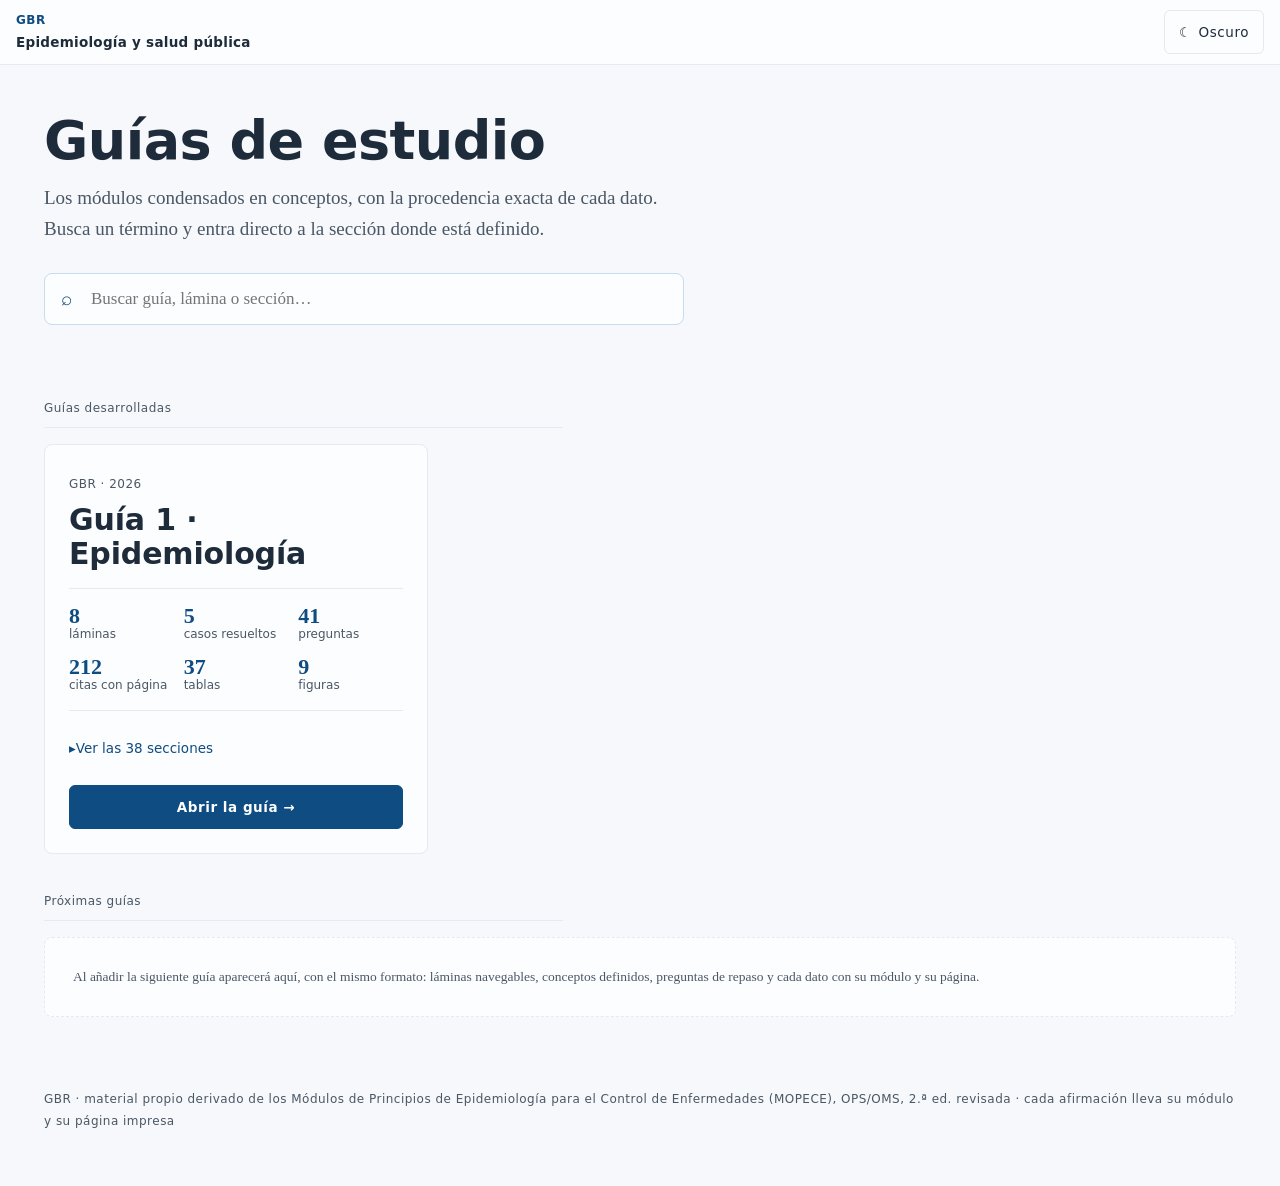
<file: index.html>
<!doctype html>
<html lang="es">
<head>
<meta charset="utf-8">
<meta name="viewport" content="width=device-width, initial-scale=1">
<meta http-equiv="refresh" content="0; url=web/index.html">
<link rel="canonical" href="web/index.html">
<title>GBR</title>
<style>
  body{margin:0;min-height:100vh;display:grid;place-items:center;background:#f6f8fb;color:#1e2b3a;
    font-family:"Charter","Iowan Old Style",Georgia,serif}
  a{color:#0f4c81}
  @media (prefers-color-scheme:dark){ body{background:#121a24;color:#dfe7f0} a{color:#8fbde8} }
</style>
</head>
<body><p>Abriendo <a href="web/index.html">GBR</a>…</p></body>
</html>
</file>
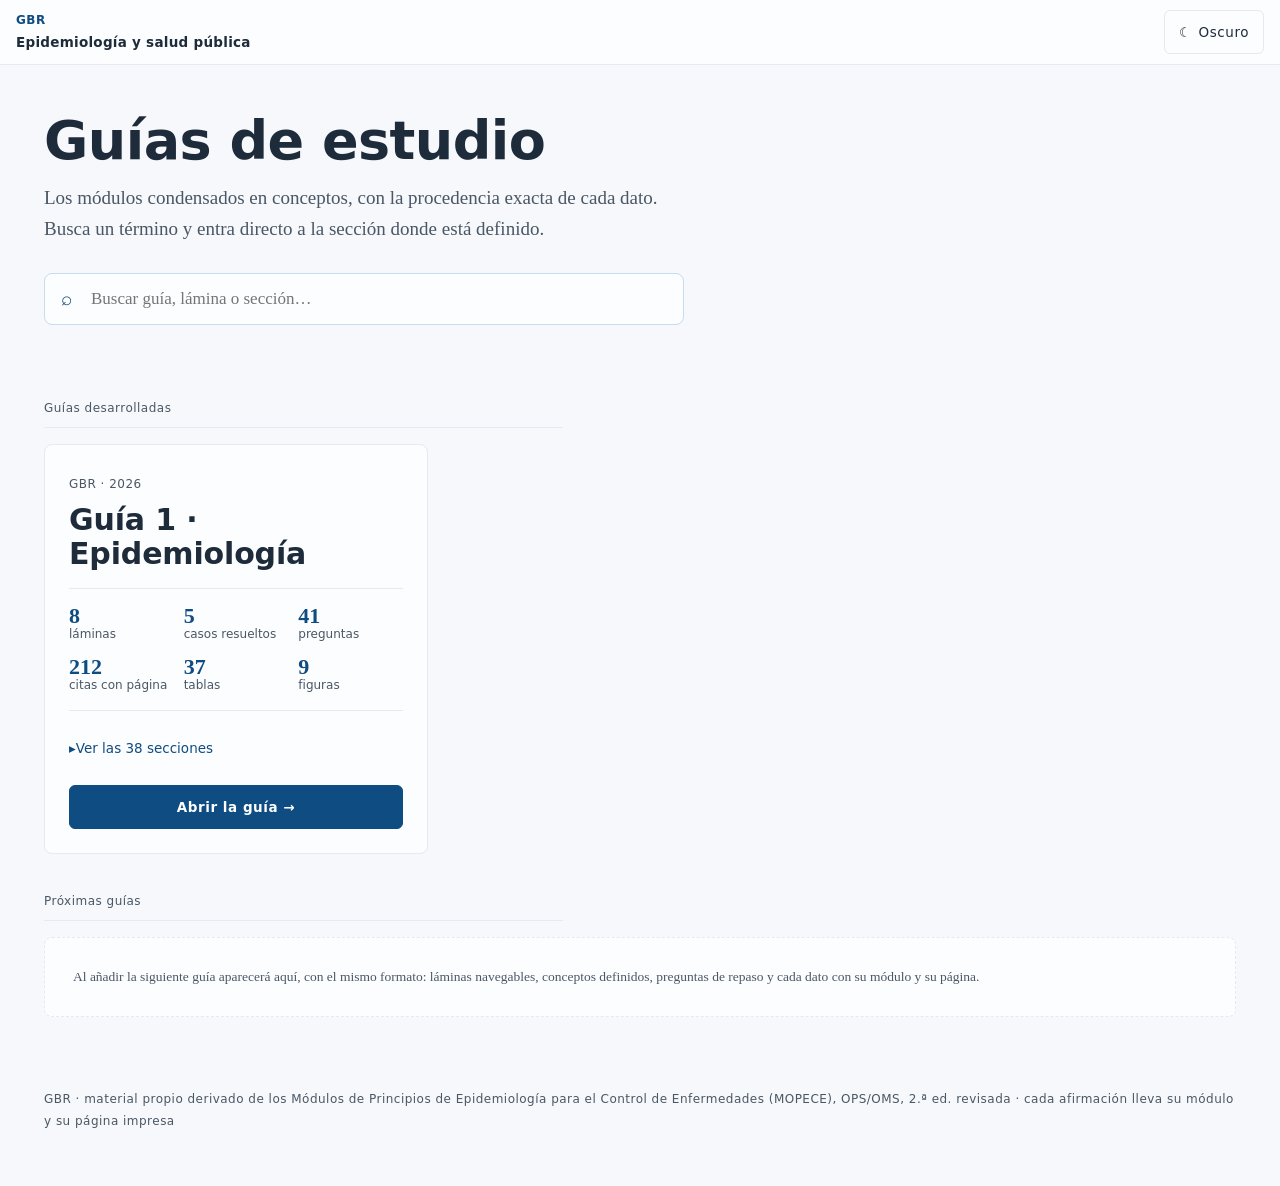
<file: web/index.html>
<!doctype html>
<html lang="es" data-theme="light" data-sitio="gbr">
<head>
<meta charset="utf-8">
<meta name="viewport" content="width=device-width, initial-scale=1, viewport-fit=cover">
<meta name="theme-color" content="#ffffff">
<title>GBR · Guías de estudio</title>
<link rel="stylesheet" href="sistema.css?v=1787174217">
<style>
/* Solo lo propio de la portada; el resto viene del sistema */
.hero{max-width:1240px;margin:0 auto;padding:48px 24px 10px}
.hero h1{font-size:clamp(32px,5vw,54px);line-height:1.02;margin:0 0 14px}
.hero p{max-width:var(--medida);margin:0 0 28px;color:var(--grafito);font-size:var(--t-md)}
.hero .buscador{max-width:640px;flex:none}
.hero .buscador input{font-size:var(--t-base);min-height:52px;padding:0 18px 0 46px;
  border:1px solid var(--marca-borde);border-radius:var(--r-tarjeta);background:var(--papel)}
.hero .buscador .lupa{left:17px;font-size:var(--t-md);color:var(--marca)}
.zona{max-width:1240px;margin:0 auto;padding:26px 24px 72px}
.rotulo{font-family:var(--display);font-size:var(--t-xs);letter-spacing:.04em;
  color:var(--grafito);margin:38px 0 16px;padding-bottom:8px;border-bottom:1px solid var(--linea)}
.rejilla{display:grid;gap:20px;grid-template-columns:repeat(auto-fill,minmax(340px,1fr))}
.tarjeta{background:var(--papel);border:1px solid var(--linea);border-radius:var(--r-tarjeta);
  padding:24px;display:flex;flex-direction:column;
  transition:border-color .18s var(--ease-out),transform .18s var(--ease-out)}
@media (hover:hover) and (pointer:fine){
  .tarjeta:hover{border-color:var(--marca-borde);transform:translateY(-2px)}
}
@media (prefers-reduced-motion:reduce){ .tarjeta:hover{transform:none} }
.tarjeta .curso{font-family:var(--display);font-size:var(--t-xs);letter-spacing:.04em;
  color:var(--grafito)}
.tarjeta h2{font-family:var(--display);font-size:var(--t-xl);line-height:var(--lh-xl);font-weight:600;
  margin:6px 0 16px;border:none;padding:0}
.tarjeta h2 a{color:var(--tinta);text-decoration:none}
.tarjeta h2 a:hover{color:var(--marca)}
.cifras{display:grid;grid-template-columns:repeat(3,1fr);gap:14px 10px;margin:0 0 18px;
  padding:16px 0;border-top:1px solid var(--linea);border-bottom:1px solid var(--linea)}
.cifras div{font-family:var(--display);font-size:var(--t-xs);color:var(--grafito);line-height:1.3}
.cifras b{display:block;font-family:var(--body);font-size:var(--t-lg);color:var(--marca);line-height:1}
.secs{margin:0 0 18px}
.secs>summary{cursor:pointer;font-family:var(--display);font-size:var(--t-sm);color:var(--marca);
  list-style:none;padding:8px 0;min-height:38px;display:flex;align-items:center}
.secs>summary::-webkit-details-marker{display:none}
.secs>summary::before{content:"▸ "} .secs[open]>summary::before{content:"▾ "}
.secs ul{list-style:none;margin:8px 0 0;padding:0}
.secs li.lam{margin:0 0 8px}
.secs a{text-decoration:none;color:var(--tinta);display:block;padding:7px 9px;
  border-radius:var(--r-control);font-size:var(--t-sm);min-height:36px}
.secs a:hover{background:var(--marca-suave);color:var(--marca)}
.secs li.lam>a .k{display:block;font-family:var(--display);font-size:var(--t-xs);
  letter-spacing:.04em;color:var(--grafito)}
.secs li.lam>a .t{font-family:var(--display);font-size:var(--t-sm);font-weight:600}
.secs li.lam ul{border-left:1px solid var(--linea);margin-left:9px;padding-left:7px}
.secs li.lam ul a{color:var(--grafito)}
.btn-abrir{margin-top:auto;justify-content:center;background:var(--marca);border-color:var(--marca);
  color:var(--papel);font-weight:600}
.btn-abrir:hover{opacity:.9;color:var(--papel)}
.extras{list-style:none;margin:0;padding:0;display:grid;gap:12px;
  grid-template-columns:repeat(auto-fill,minmax(300px,1fr))}
.extras a{display:block;background:var(--meso-tenue);border-radius:var(--r-tarjeta);
  padding:16px 18px;text-decoration:none;color:var(--tinta)}
.extras b{font-family:var(--display);font-size:var(--t-base);display:block;margin-bottom:2px}
.extras span{font-size:var(--t-sm);color:var(--grafito)}
.vacia{background:var(--papel);border:1px dashed var(--linea);border-radius:var(--r-tarjeta);
  padding:28px;color:var(--grafito);font-size:var(--t-sm)}
footer{max-width:1240px;margin:0 auto;padding:0 24px 54px;color:var(--grafito);
  font-family:var(--display);font-size:var(--t-xs);letter-spacing:.04em;line-height:1.8}
@media (max-width:600px){ .hero{padding:32px 16px 8px} .zona{padding:20px 16px 60px}
  .cifras{grid-template-columns:repeat(2,1fr)} }
</style>
</head>
<body>

<header class="topbar">
  <span class="marca">GBR<b>Epidemiología y salud pública</b></span>
  <span class="crece"></span>
  <button class="btn" id="tema"><span id="tema-icono">☾</span> <span id="tema-txt">Oscuro</span></button>
</header>

<section class="hero">
  <h1>Guías de estudio</h1>
  <p>Los módulos condensados en conceptos, con la procedencia exacta de cada dato. Busca un término y entra directo a la sección donde está definido.</p>
  <div class="buscador">
    <span class="lupa">⌕</span>
    <input type="search" id="q" placeholder="Buscar guía, lámina o sección…" autocomplete="off"
           aria-label="Buscar entre todas las guías">
    <ul class="resultados" id="res"></ul>
  </div>
</section>

<div class="zona">
  <p class="rotulo">Guías desarrolladas</p>
  <div class="rejilla">
    <article class="tarjeta">
      <div class="cab">
        <span class="curso">GBR · 2026</span>
        <h2><a href="guia-01-epidemiologia-mopece.html">Guía 1 · Epidemiología</a></h2>
      </div>
      <div class="cifras">
        <div><b>8</b>láminas</div>
        <div><b>5</b>casos resueltos</div>
        <div><b>41</b>preguntas</div>
        <div><b>212</b>citas con página</div>
        <div><b>37</b>tablas</div>
        <div><b>9</b>figuras</div>
      </div>
      <details class="secs">
        <summary>Ver las 38 secciones</summary>
        <ul><li class="lam"><a href="guia-01-epidemiologia-mopece.html#lamina-1"><span class="k">Marco y enfoque</span><span class="t">Qué mide la epidemiología</span></a><ul><li><a href="guia-01-epidemiologia-mopece.html#sec-01">El espectro de las enfermedades</a></li><li><a href="guia-01-epidemiologia-mopece.html#sec-02">Emergentes y reemergentes</a></li><li><a href="guia-01-epidemiologia-mopece.html#sec-03">Tiempo, lugar y persona</a></li></ul></li><li class="lam"><a href="guia-01-epidemiologia-mopece.html#lamina-2"><span class="k">Causalidad</span><span class="t">Por qué enferma quien enferma</span></a><ul><li><a href="guia-01-epidemiologia-mopece.html#sec-04">Los dos modelos</a></li><li><a href="guia-01-epidemiologia-mopece.html#sec-05">Historia natural y niveles de prevención</a></li></ul></li><li class="lam"><a href="guia-01-epidemiologia-mopece.html#lamina-3"><span class="k">Cadena epidemiológica</span><span class="t">Los seis eslabones</span></a><ul><li><a href="guia-01-epidemiologia-mopece.html#sec-06">Agente: cuatro términos que no son sinónimos</a></li><li><a href="guia-01-epidemiologia-mopece.html#sec-07">Infección, contaminación, infestación</a></li><li><a href="guia-01-epidemiologia-mopece.html#sec-08">Reservorio, fuente y portador</a></li><li><a href="guia-01-epidemiologia-mopece.html#sec-09">Modo de transmisión</a></li><li><a href="guia-01-epidemiologia-mopece.html#sec-10">Huésped susceptible e inmunidad</a></li></ul></li><li class="lam"><a href="guia-01-epidemiologia-mopece.html#lamina-4"><span class="k">Datos y resumen</span><span class="t">Cómo se ordenan los datos</span></a><ul><li><a href="guia-01-epidemiologia-mopece.html#sec-11">Los cuatro niveles de medición</a></li><li><a href="guia-01-epidemiologia-mopece.html#sec-12">Qué gráfico para qué variable</a></li><li><a href="guia-01-epidemiologia-mopece.html#sec-13">Tendencia central y dispersión</a></li></ul></li><li class="lam"><a href="guia-01-epidemiologia-mopece.html#lamina-5"><span class="k">Frecuencia</span><span class="t">Prevalencia, incidencia y tasas</span></a><ul><li><a href="guia-01-epidemiologia-mopece.html#sec-14">Prevalencia frente a incidencia</a></li><li><a href="guia-01-epidemiologia-mopece.html#sec-15">Todos los indicadores, con su denominador</a></li></ul></li><li class="lam"><a href="guia-01-epidemiologia-mopece.html#lamina-6"><span class="k">Asociación e impacto</span><span class="t">Comparar y medir la fuerza</span></a><ul><li><a href="guia-01-epidemiologia-mopece.html#sec-16">La tabla 2×2 cambia de sentido según el diseño</a></li><li><a href="guia-01-epidemiologia-mopece.html#sec-17">Chi cuadrado: ¿hay diferencia?</a></li><li><a href="guia-01-epidemiologia-mopece.html#sec-18">Riesgo relativo y razón de posibilidades</a></li><li><a href="guia-01-epidemiologia-mopece.html#sec-19">Impacto potencial: la lección central</a></li><li><a href="guia-01-epidemiologia-mopece.html#sec-20">Estandarización de tasas</a></li></ul></li><li class="lam"><a href="guia-01-epidemiologia-mopece.html#lamina-7"><span class="k">Vigilancia</span><span class="t">Cómo se monta un sistema</span></a><ul><li><a href="guia-01-epidemiologia-mopece.html#sec-21">Las tres polémicas de terminología</a></li><li><a href="guia-01-epidemiologia-mopece.html#sec-22">Las cuatro etapas</a></li><li><a href="guia-01-epidemiologia-mopece.html#sec-23">Definición de caso</a></li><li><a href="guia-01-epidemiologia-mopece.html#sec-24">Fuentes de datos y tipos de vigilancia</a></li><li><a href="guia-01-epidemiologia-mopece.html#sec-25">Notificación y subregistro</a></li><li><a href="guia-01-epidemiologia-mopece.html#sec-26">Eventos bajo vigilancia y el RSI-2005</a></li></ul></li><li class="lam"><a href="guia-01-epidemiologia-mopece.html#lamina-8"><span class="k">Curva y corredor</span><span class="t">Detectar la epidemia y evaluar el sistema</span></a><ul><li><a href="guia-01-epidemiologia-mopece.html#sec-27">El corredor endémico y sus cuatro zonas</a></li><li><a href="guia-01-epidemiologia-mopece.html#sec-28">Las tres tendencias temporales</a></li><li><a href="guia-01-epidemiologia-mopece.html#sec-29">Los siete atributos de calidad</a></li><li><a href="guia-01-epidemiologia-mopece.html#sec-30">Glosario de los tres módulos</a></li></ul></li></ul>
      </details>
      <a class="btn btn-abrir" href="guia-01-epidemiologia-mopece.html">Abrir la guía →</a>
    </article></div>


  <p class="rotulo">Próximas guías</p>
  <div class="vacia">Al añadir la siguiente guía aparecerá aquí, con el mismo formato: láminas navegables, conceptos definidos, preguntas de repaso y cada dato con su módulo y su página.</div>
</div>

<footer>GBR · material propio derivado de los Módulos de Principios de Epidemiología para el Control de Enfermedades (MOPECE), OPS/OMS, 2.ª ed. revisada · cada afirmación lleva su módulo y su página impresa</footer>

<script id="indice" type="application/json">[{"g": "Guía 1 · Epidemiología", "t": "Guía 1 · Epidemiología", "u": "guia-01-epidemiologia-mopece.html", "k": "guía"}, {"g": "Guía 1 · Epidemiología", "t": "Qué mide la epidemiología", "u": "guia-01-epidemiologia-mopece.html#lamina-1", "k": "Marco y enfoque"}, {"g": "Guía 1 · Epidemiología", "t": "El espectro de las enfermedades", "u": "guia-01-epidemiologia-mopece.html#sec-01", "k": "Marco y enfoque"}, {"g": "Guía 1 · Epidemiología", "t": "Emergentes y reemergentes", "u": "guia-01-epidemiologia-mopece.html#sec-02", "k": "Marco y enfoque"}, {"g": "Guía 1 · Epidemiología", "t": "Tiempo, lugar y persona", "u": "guia-01-epidemiologia-mopece.html#sec-03", "k": "Marco y enfoque"}, {"g": "Guía 1 · Epidemiología", "t": "Por qué enferma quien enferma", "u": "guia-01-epidemiologia-mopece.html#lamina-2", "k": "Causalidad"}, {"g": "Guía 1 · Epidemiología", "t": "Los dos modelos", "u": "guia-01-epidemiologia-mopece.html#sec-04", "k": "Causalidad"}, {"g": "Guía 1 · Epidemiología", "t": "Historia natural y niveles de prevención", "u": "guia-01-epidemiologia-mopece.html#sec-05", "k": "Causalidad"}, {"g": "Guía 1 · Epidemiología", "t": "Los seis eslabones", "u": "guia-01-epidemiologia-mopece.html#lamina-3", "k": "Cadena epidemiológica"}, {"g": "Guía 1 · Epidemiología", "t": "Agente: cuatro términos que no son sinónimos", "u": "guia-01-epidemiologia-mopece.html#sec-06", "k": "Cadena epidemiológica"}, {"g": "Guía 1 · Epidemiología", "t": "Infección, contaminación, infestación", "u": "guia-01-epidemiologia-mopece.html#sec-07", "k": "Cadena epidemiológica"}, {"g": "Guía 1 · Epidemiología", "t": "Reservorio, fuente y portador", "u": "guia-01-epidemiologia-mopece.html#sec-08", "k": "Cadena epidemiológica"}, {"g": "Guía 1 · Epidemiología", "t": "Modo de transmisión", "u": "guia-01-epidemiologia-mopece.html#sec-09", "k": "Cadena epidemiológica"}, {"g": "Guía 1 · Epidemiología", "t": "Huésped susceptible e inmunidad", "u": "guia-01-epidemiologia-mopece.html#sec-10", "k": "Cadena epidemiológica"}, {"g": "Guía 1 · Epidemiología", "t": "Cómo se ordenan los datos", "u": "guia-01-epidemiologia-mopece.html#lamina-4", "k": "Datos y resumen"}, {"g": "Guía 1 · Epidemiología", "t": "Los cuatro niveles de medición", "u": "guia-01-epidemiologia-mopece.html#sec-11", "k": "Datos y resumen"}, {"g": "Guía 1 · Epidemiología", "t": "Qué gráfico para qué variable", "u": "guia-01-epidemiologia-mopece.html#sec-12", "k": "Datos y resumen"}, {"g": "Guía 1 · Epidemiología", "t": "Tendencia central y dispersión", "u": "guia-01-epidemiologia-mopece.html#sec-13", "k": "Datos y resumen"}, {"g": "Guía 1 · Epidemiología", "t": "Prevalencia, incidencia y tasas", "u": "guia-01-epidemiologia-mopece.html#lamina-5", "k": "Frecuencia"}, {"g": "Guía 1 · Epidemiología", "t": "Prevalencia frente a incidencia", "u": "guia-01-epidemiologia-mopece.html#sec-14", "k": "Frecuencia"}, {"g": "Guía 1 · Epidemiología", "t": "Todos los indicadores, con su denominador", "u": "guia-01-epidemiologia-mopece.html#sec-15", "k": "Frecuencia"}, {"g": "Guía 1 · Epidemiología", "t": "Comparar y medir la fuerza", "u": "guia-01-epidemiologia-mopece.html#lamina-6", "k": "Asociación e impacto"}, {"g": "Guía 1 · Epidemiología", "t": "La tabla 2×2 cambia de sentido según el diseño", "u": "guia-01-epidemiologia-mopece.html#sec-16", "k": "Asociación e impacto"}, {"g": "Guía 1 · Epidemiología", "t": "Chi cuadrado: ¿hay diferencia?", "u": "guia-01-epidemiologia-mopece.html#sec-17", "k": "Asociación e impacto"}, {"g": "Guía 1 · Epidemiología", "t": "Riesgo relativo y razón de posibilidades", "u": "guia-01-epidemiologia-mopece.html#sec-18", "k": "Asociación e impacto"}, {"g": "Guía 1 · Epidemiología", "t": "Impacto potencial: la lección central", "u": "guia-01-epidemiologia-mopece.html#sec-19", "k": "Asociación e impacto"}, {"g": "Guía 1 · Epidemiología", "t": "Estandarización de tasas", "u": "guia-01-epidemiologia-mopece.html#sec-20", "k": "Asociación e impacto"}, {"g": "Guía 1 · Epidemiología", "t": "Cómo se monta un sistema", "u": "guia-01-epidemiologia-mopece.html#lamina-7", "k": "Vigilancia"}, {"g": "Guía 1 · Epidemiología", "t": "Las tres polémicas de terminología", "u": "guia-01-epidemiologia-mopece.html#sec-21", "k": "Vigilancia"}, {"g": "Guía 1 · Epidemiología", "t": "Las cuatro etapas", "u": "guia-01-epidemiologia-mopece.html#sec-22", "k": "Vigilancia"}, {"g": "Guía 1 · Epidemiología", "t": "Definición de caso", "u": "guia-01-epidemiologia-mopece.html#sec-23", "k": "Vigilancia"}, {"g": "Guía 1 · Epidemiología", "t": "Fuentes de datos y tipos de vigilancia", "u": "guia-01-epidemiologia-mopece.html#sec-24", "k": "Vigilancia"}, {"g": "Guía 1 · Epidemiología", "t": "Notificación y subregistro", "u": "guia-01-epidemiologia-mopece.html#sec-25", "k": "Vigilancia"}, {"g": "Guía 1 · Epidemiología", "t": "Eventos bajo vigilancia y el RSI-2005", "u": "guia-01-epidemiologia-mopece.html#sec-26", "k": "Vigilancia"}, {"g": "Guía 1 · Epidemiología", "t": "Detectar la epidemia y evaluar el sistema", "u": "guia-01-epidemiologia-mopece.html#lamina-8", "k": "Curva y corredor"}, {"g": "Guía 1 · Epidemiología", "t": "El corredor endémico y sus cuatro zonas", "u": "guia-01-epidemiologia-mopece.html#sec-27", "k": "Curva y corredor"}, {"g": "Guía 1 · Epidemiología", "t": "Las tres tendencias temporales", "u": "guia-01-epidemiologia-mopece.html#sec-28", "k": "Curva y corredor"}, {"g": "Guía 1 · Epidemiología", "t": "Los siete atributos de calidad", "u": "guia-01-epidemiologia-mopece.html#sec-29", "k": "Curva y corredor"}, {"g": "Guía 1 · Epidemiología", "t": "Glosario de los tres módulos", "u": "guia-01-epidemiologia-mopece.html#sec-30", "k": "Curva y corredor"}]</script>
<script>
(function(){
  var d=document, root=d.documentElement;
  var guardado=null; try{ guardado=localStorage.getItem(root.dataset.sitio+'-tema'); }catch(e){}
  aplicar(guardado==='dark'?'dark':'light');
  function aplicar(t){
    root.setAttribute('data-theme',t);
    d.getElementById('tema-icono').textContent=t==='dark'?'☀':'☾';
    d.getElementById('tema-txt').textContent=t==='dark'?'Claro':'Oscuro';
    var m=d.querySelector('meta[name=theme-color]');
    if(m) m.setAttribute('content', t==='dark'?'#151f2b':'#ffffff');
    try{ localStorage.setItem(root.dataset.sitio+'-tema',t); }catch(e){}
  }
  d.getElementById('tema').onclick=function(){
    aplicar(root.getAttribute('data-theme')==='dark'?'light':'dark'); };

  var IDX=JSON.parse(d.getElementById('indice').textContent);
  var q=d.getElementById('q'), res=d.getElementById('res'), sel=-1, hits=[];
  function norm(s){ return s.normalize('NFD').replace(/[\u0300-\u036f]/g,'').toLowerCase(); }
  function buscar(){
    var t=norm(q.value.trim());
    if(t.length<2){ res.classList.remove('abierto'); res.innerHTML=''; return; }
    hits=IDX.filter(function(i){ return norm(i.t).indexOf(t)>-1 || norm(i.k).indexOf(t)>-1; }).slice(0,14);
    if(!hits.length){ res.innerHTML='<li class="vacio">Sin resultados para «'+q.value+'»</li>';
      res.classList.add('abierto'); return; }
    res.innerHTML=hits.map(function(h,n){
      var i=norm(h.t).indexOf(t), et=h.t;
      if(i>-1) et=h.t.slice(0,i)+'<mark>'+h.t.slice(i,i+t.length)+'</mark>'+h.t.slice(i+t.length);
      return '<li><a href="'+h.u+'" data-n="'+n+'"><span class="via">'+h.g+' · '+h.k+'</span>'+et+'</a></li>';
    }).join(''); res.classList.add('abierto'); sel=-1;
  }
  q.addEventListener('input',buscar);
  q.addEventListener('keydown',function(e){
    var as=res.querySelectorAll('a');
    if(e.key==='Escape'){ q.value=''; res.classList.remove('abierto'); q.blur(); }
    else if(e.key==='ArrowDown'&&as.length){ e.preventDefault(); sel=Math.min(sel+1,as.length-1); pinta(as); }
    else if(e.key==='ArrowUp'&&as.length){ e.preventDefault(); sel=Math.max(sel-1,0); pinta(as); }
    else if(e.key==='Enter'&&hits.length){ e.preventDefault(); location.href=hits[sel<0?0:sel].u; }
  });
  function pinta(as){ Array.prototype.forEach.call(as,function(a,n){ a.classList.toggle('sel',n===sel);
    if(n===sel) a.scrollIntoView({block:'nearest'}); }); }
  d.addEventListener('click',function(e){ if(!e.target.closest('.buscador')) res.classList.remove('abierto'); });
  d.addEventListener('keydown',function(e){
    if(e.key==='/'&&d.activeElement!==q){ e.preventDefault(); q.focus(); }
    if((e.metaKey||e.ctrlKey)&&e.key.toLowerCase()==='k'){ e.preventDefault(); q.focus(); }
  });
})();
</script>
</body>
</html>
</file>
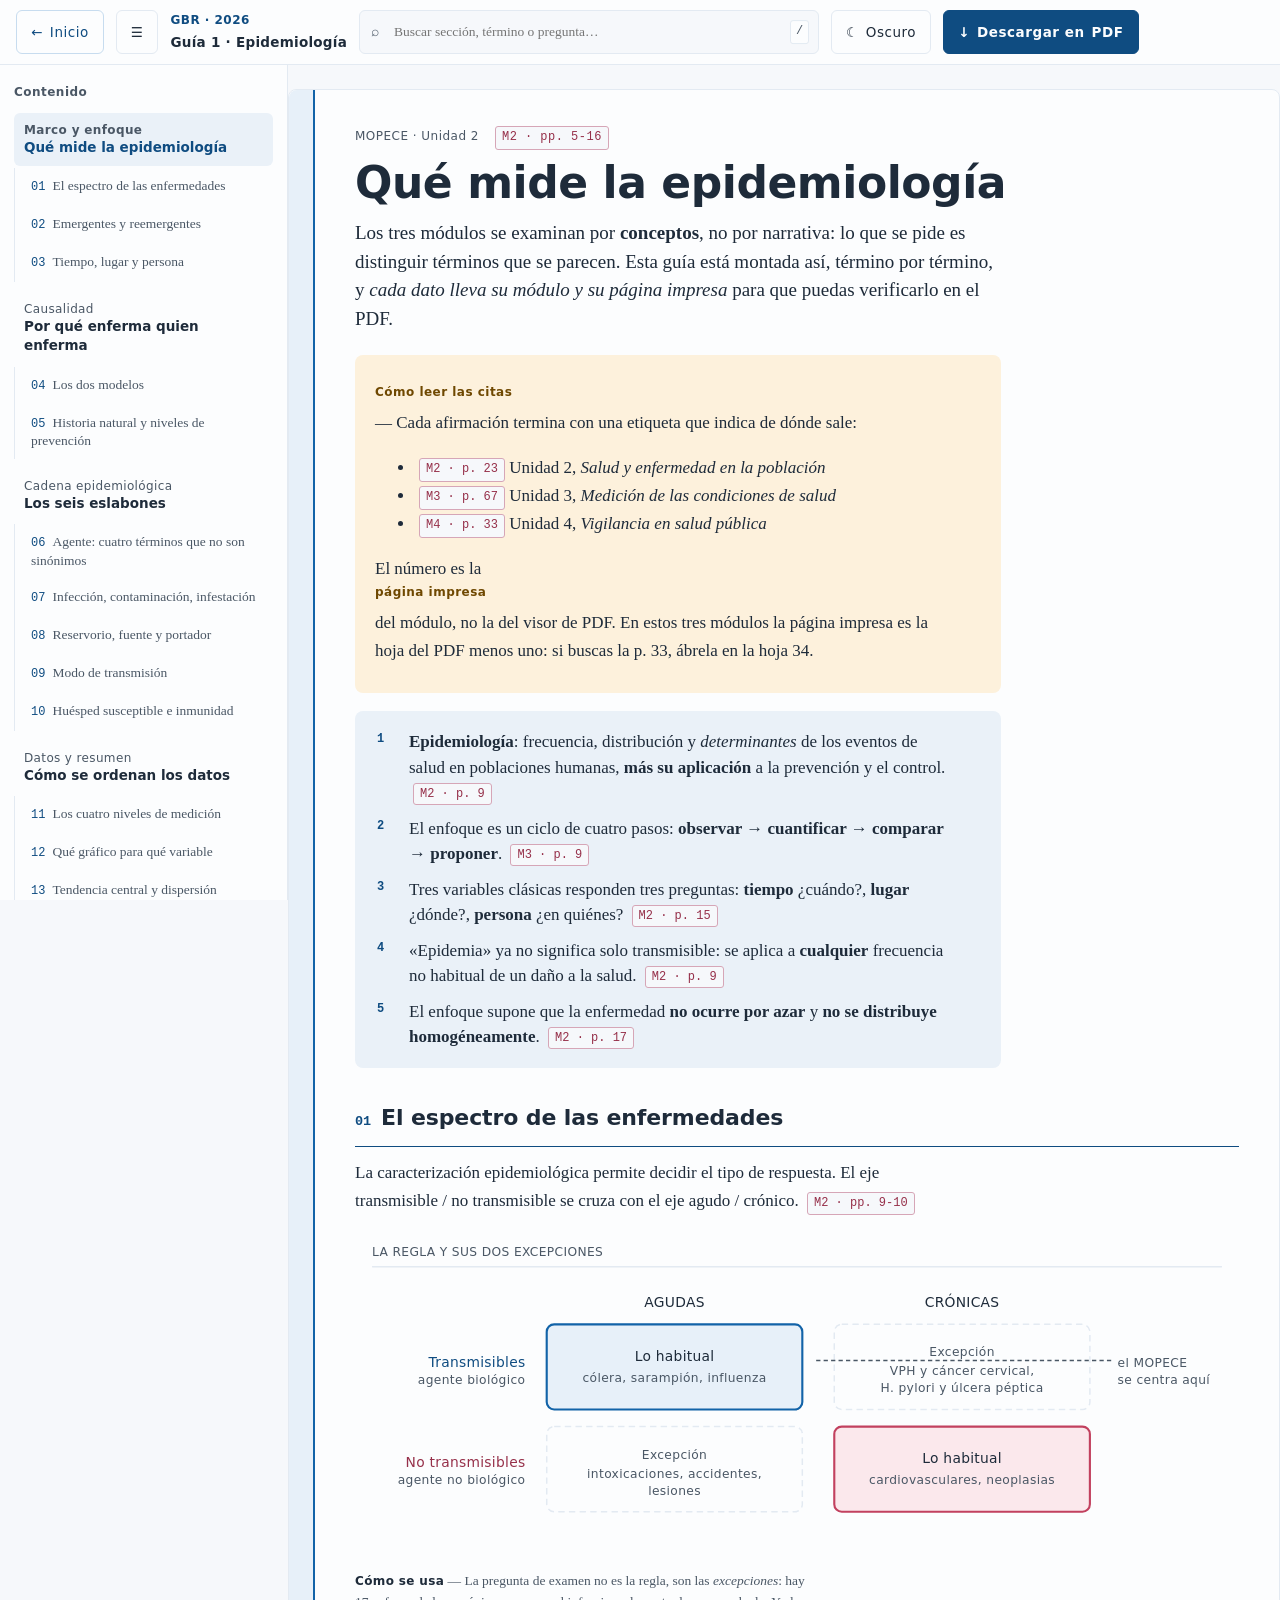
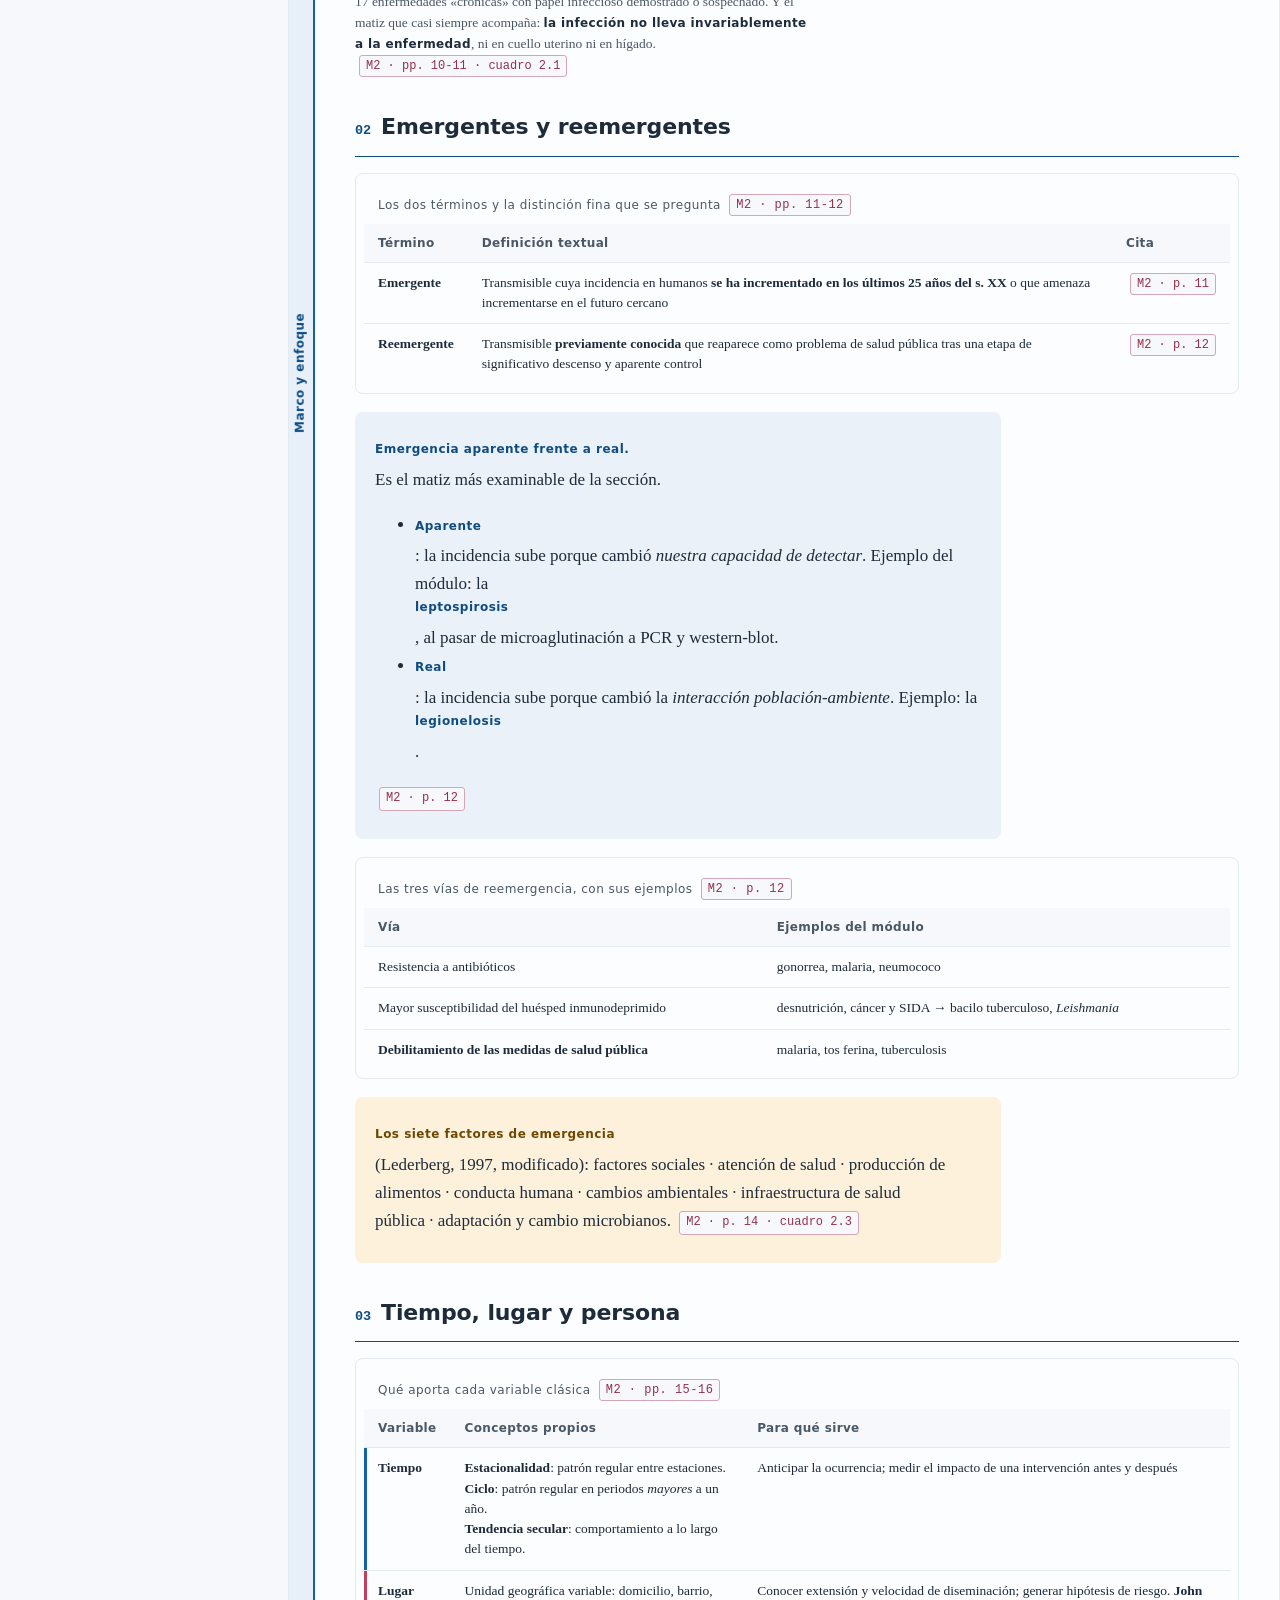
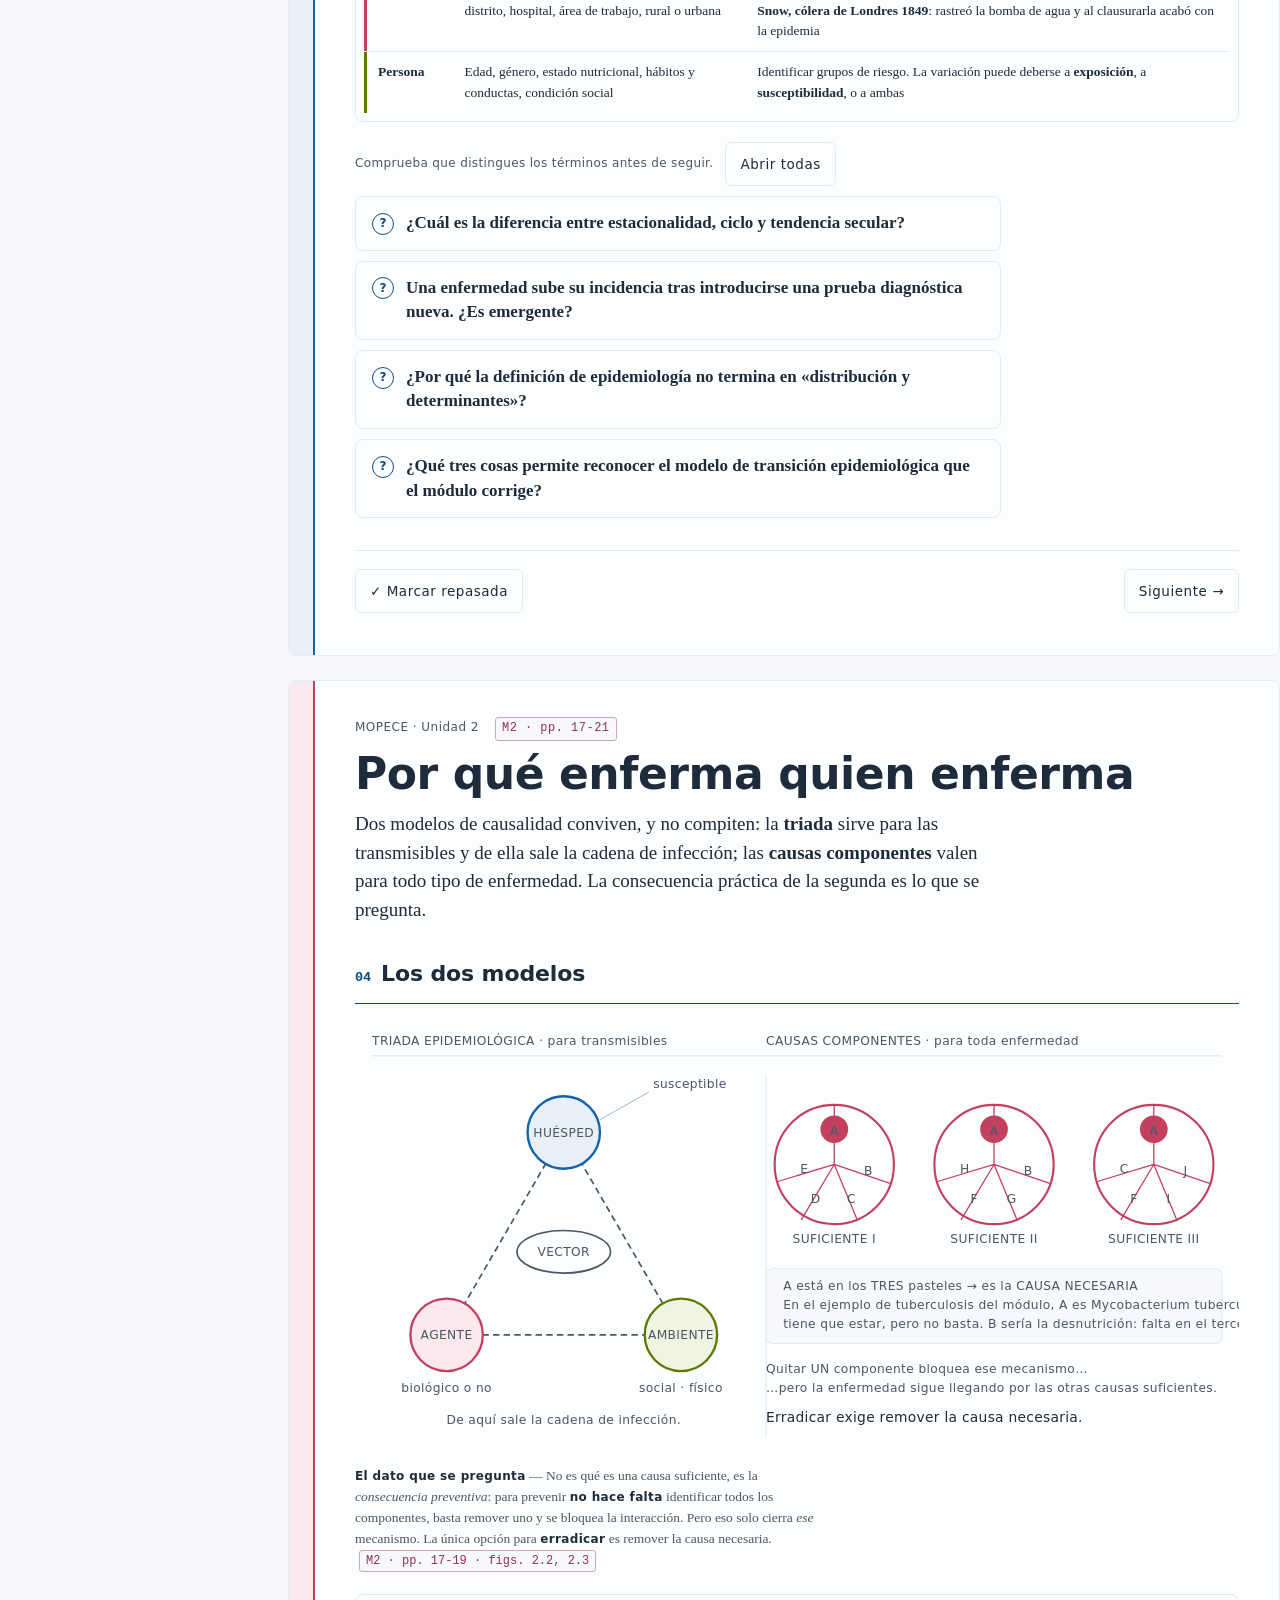
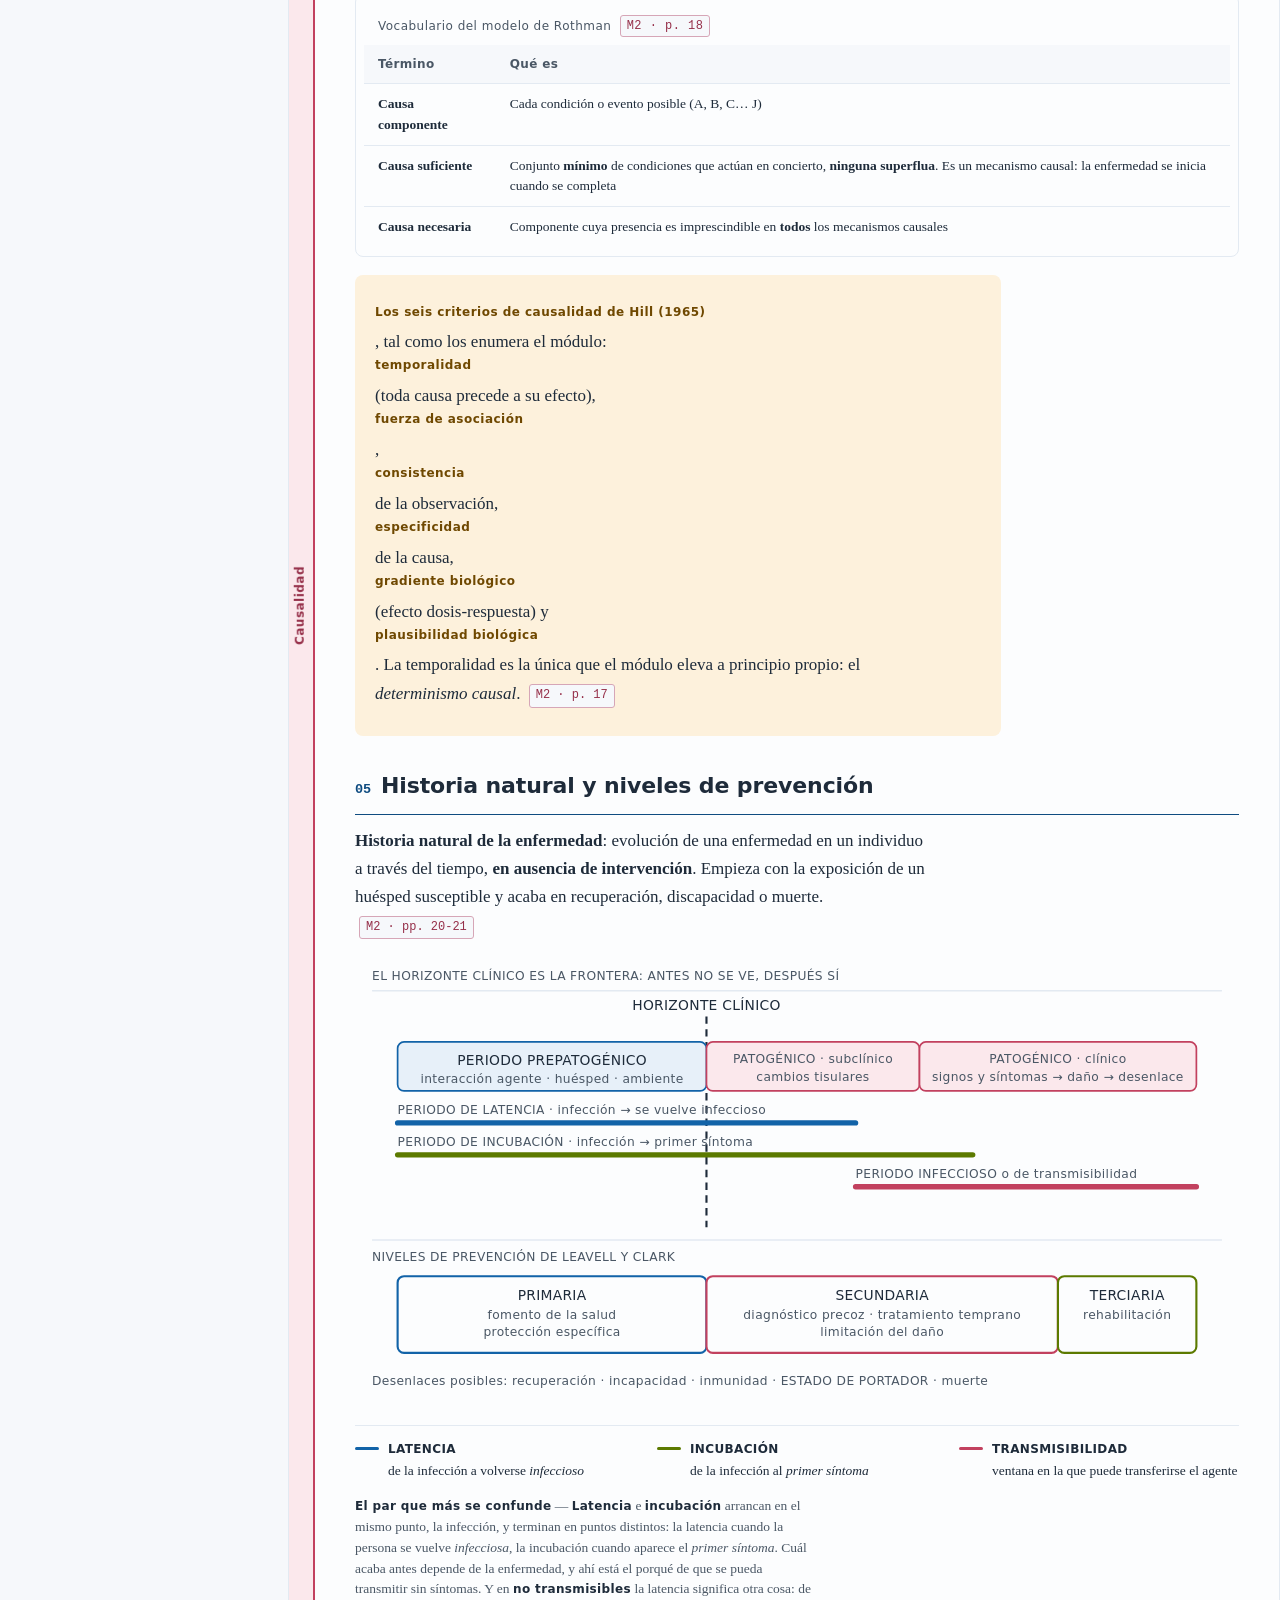
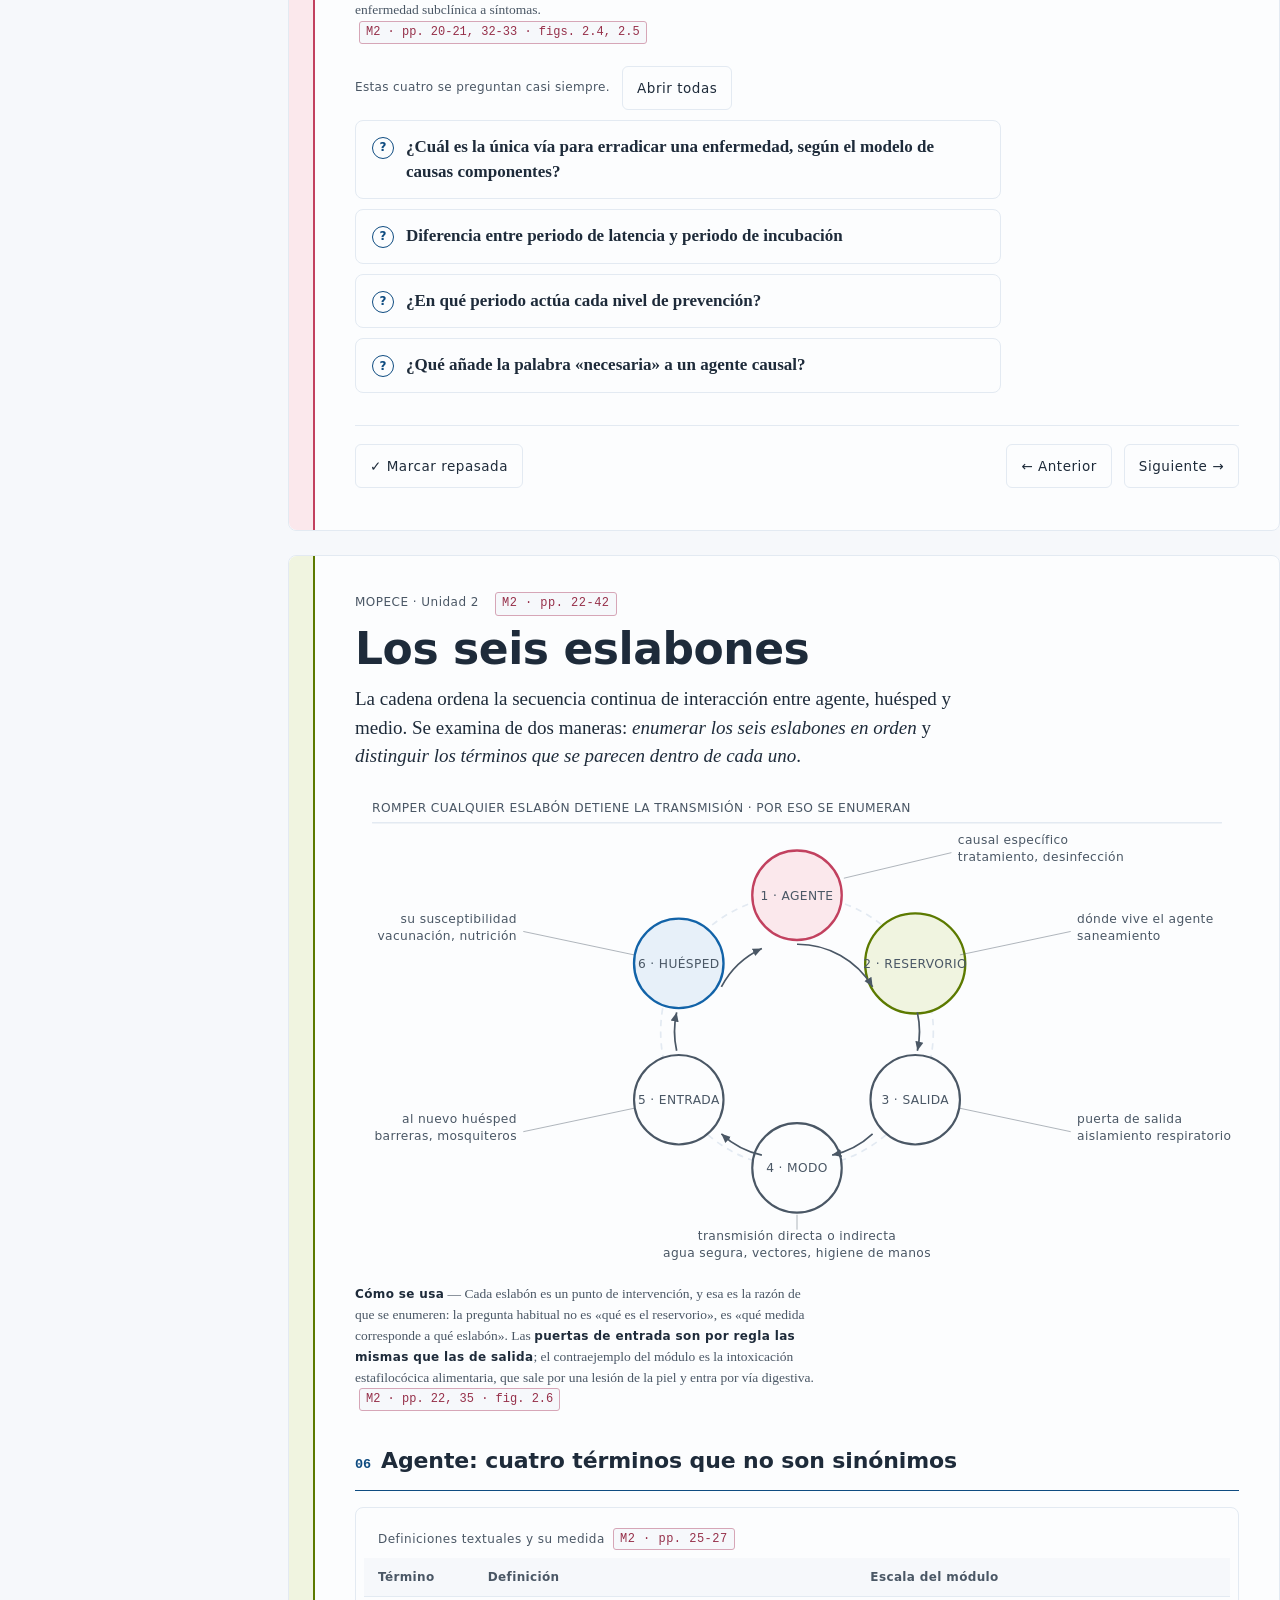
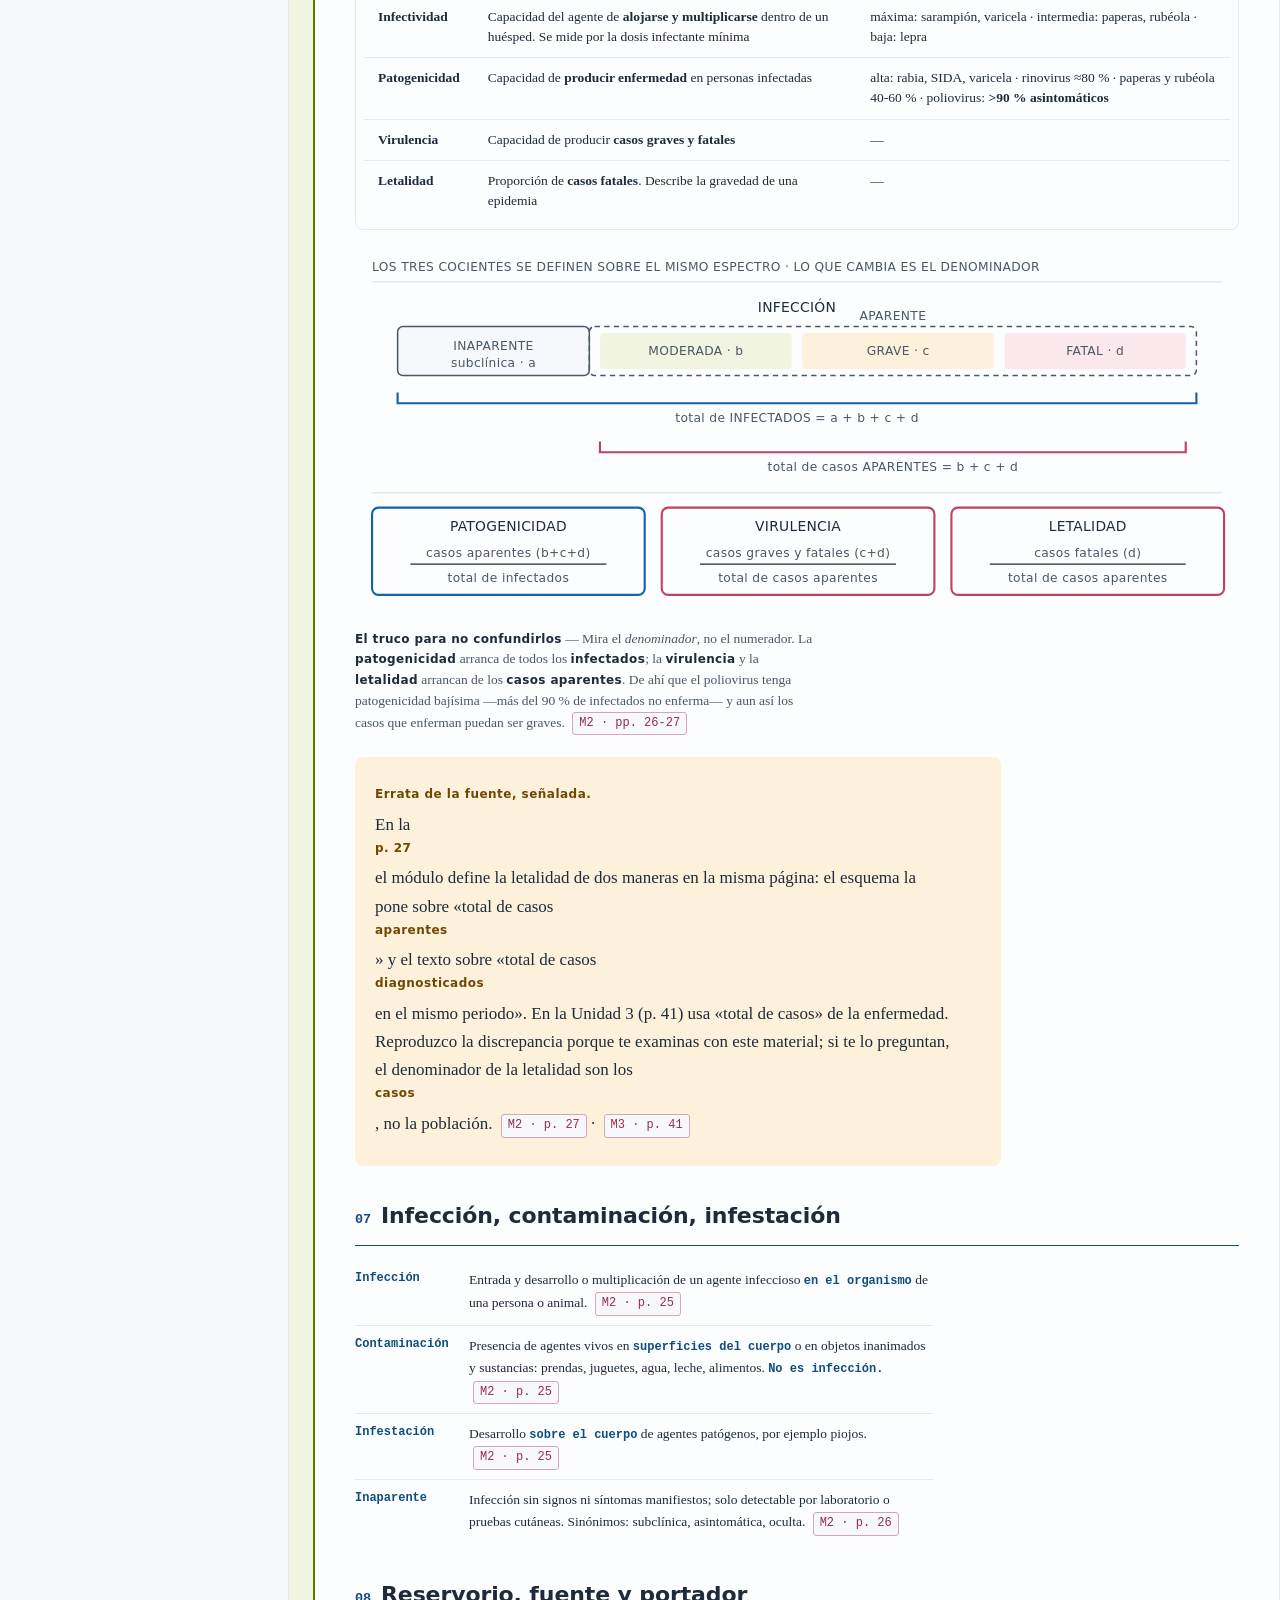
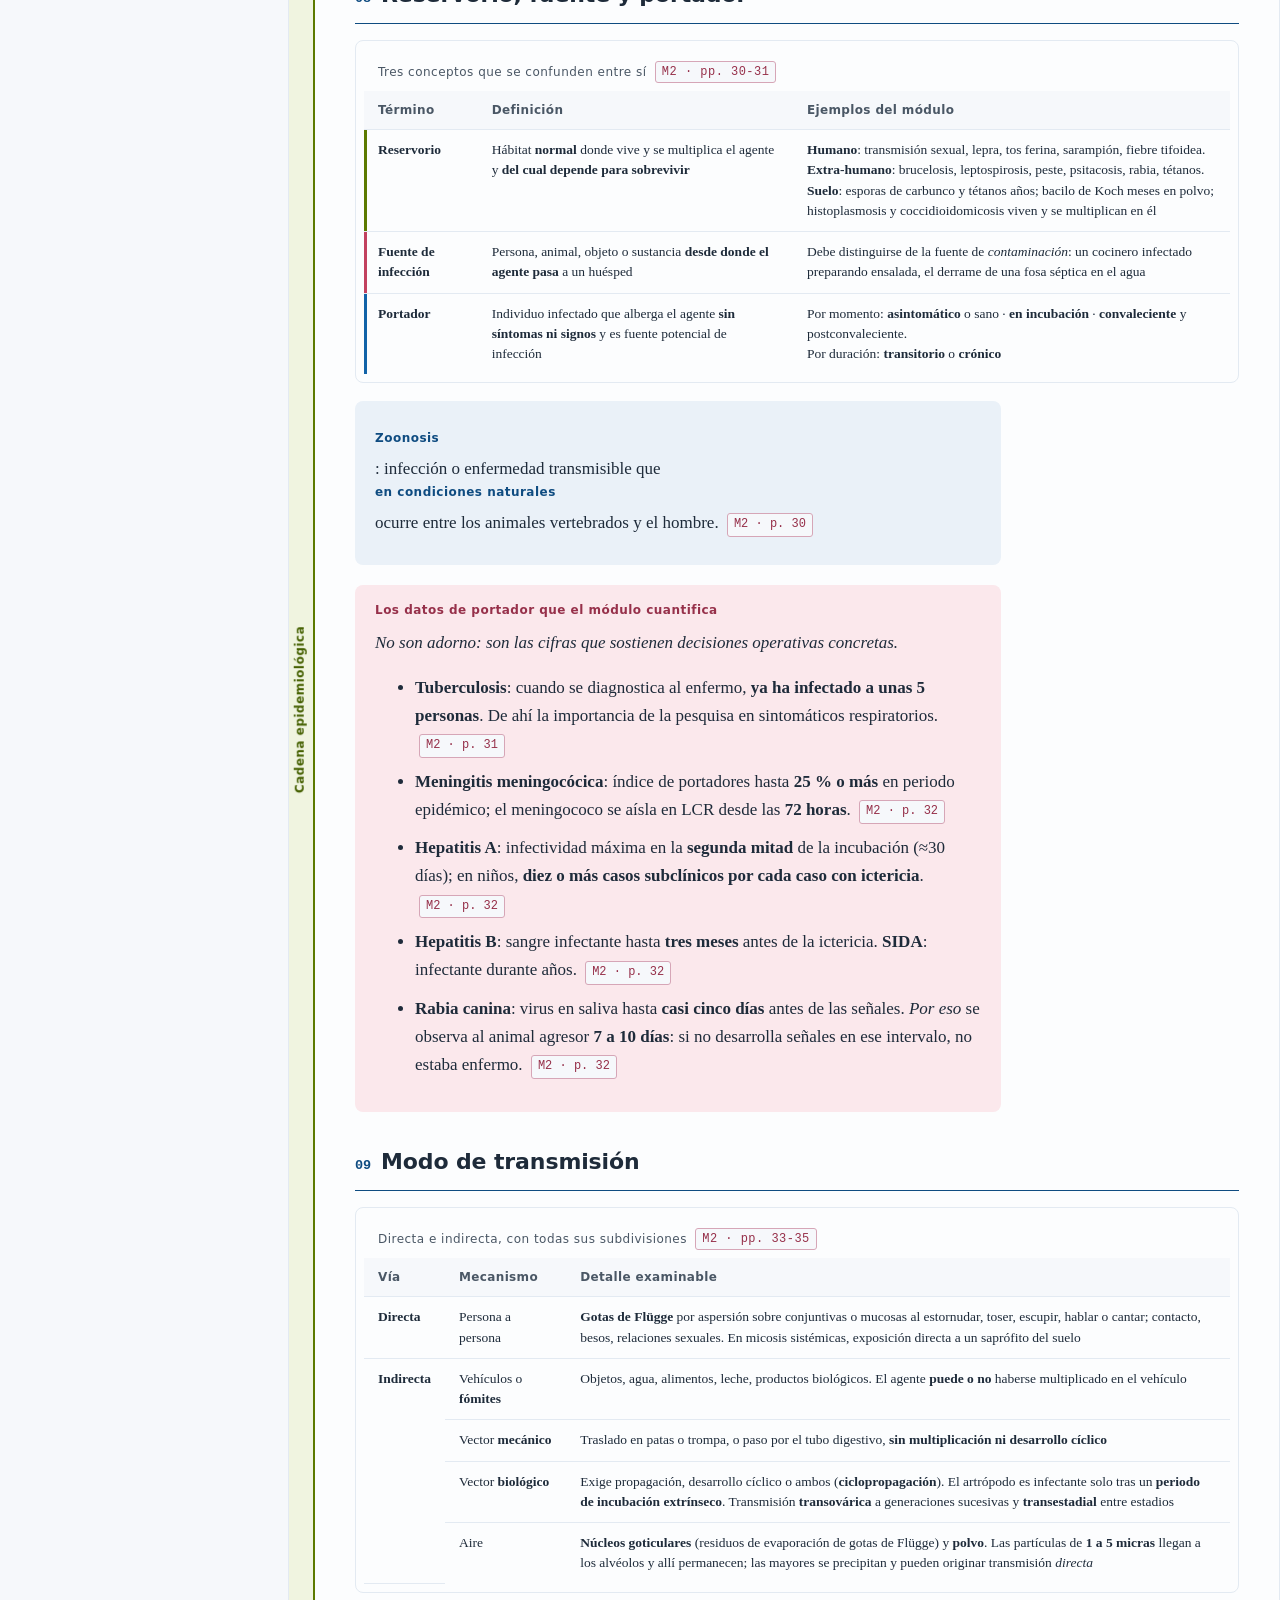
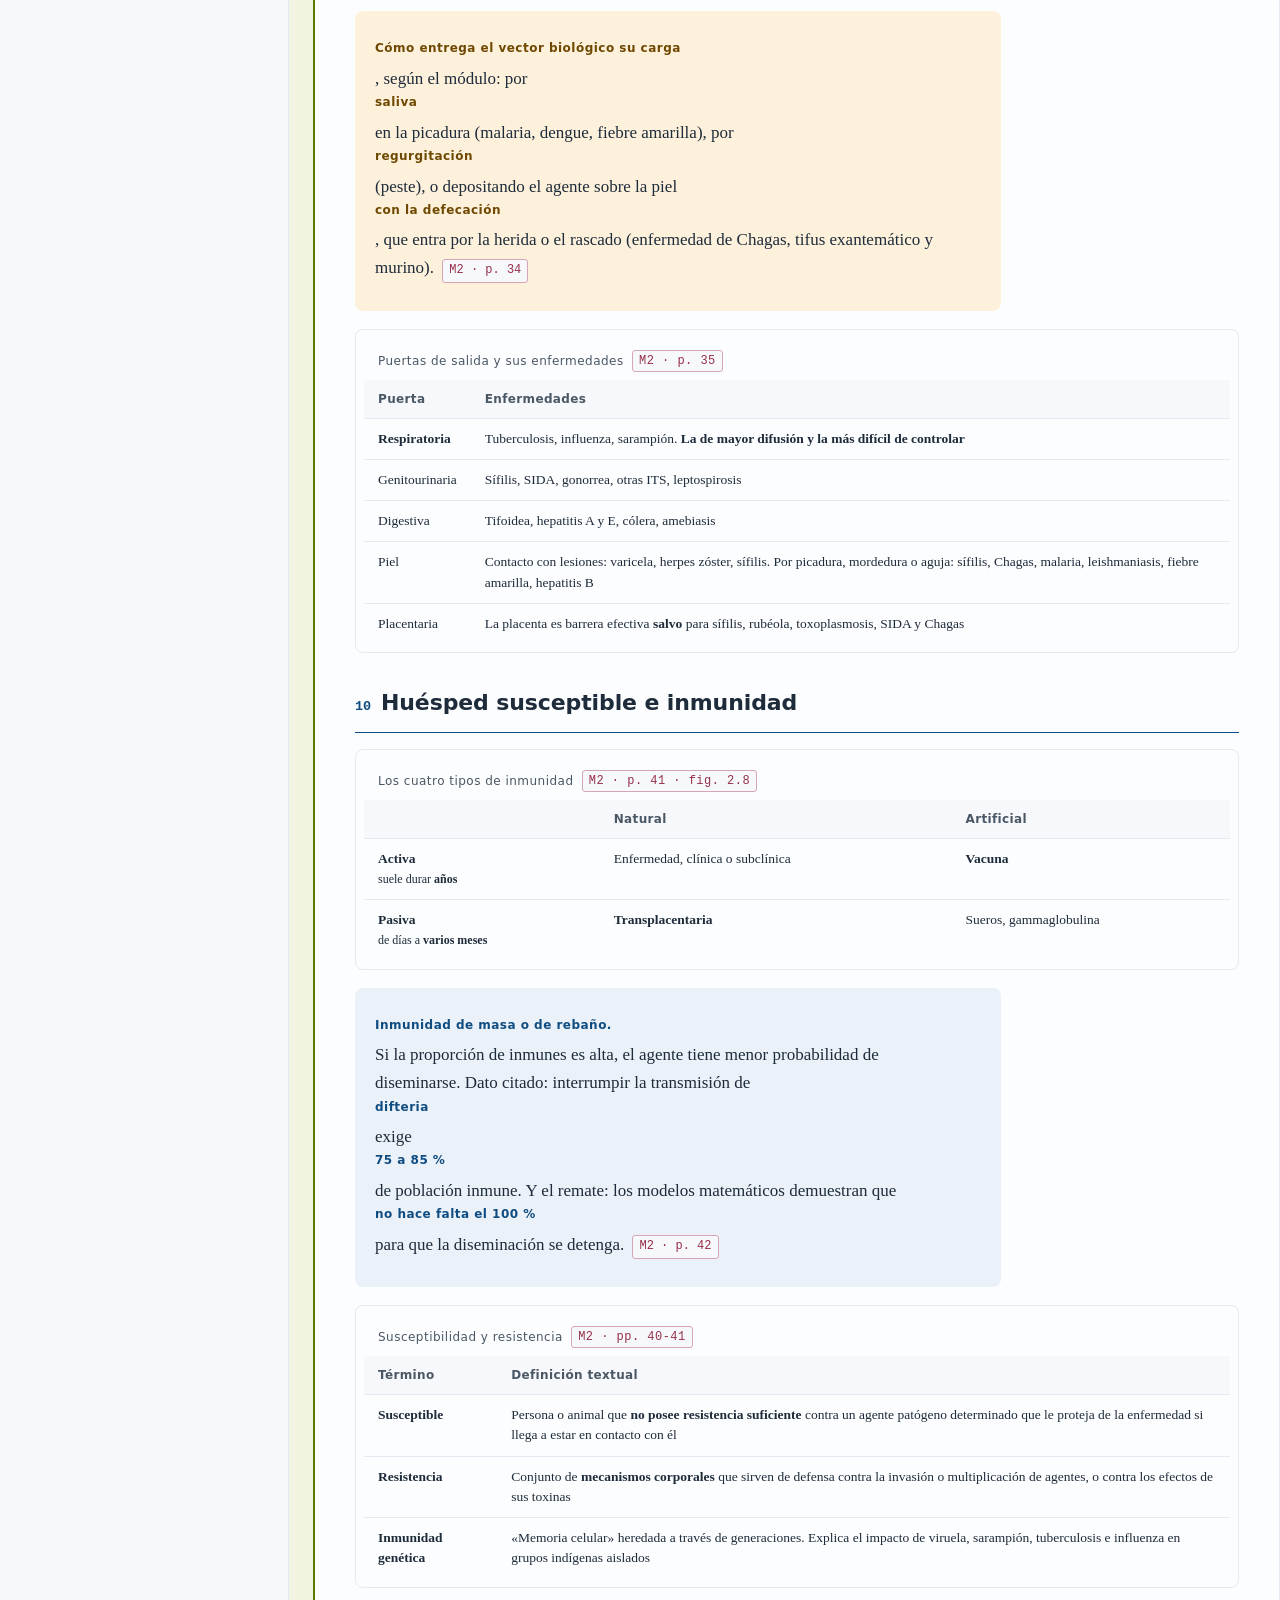
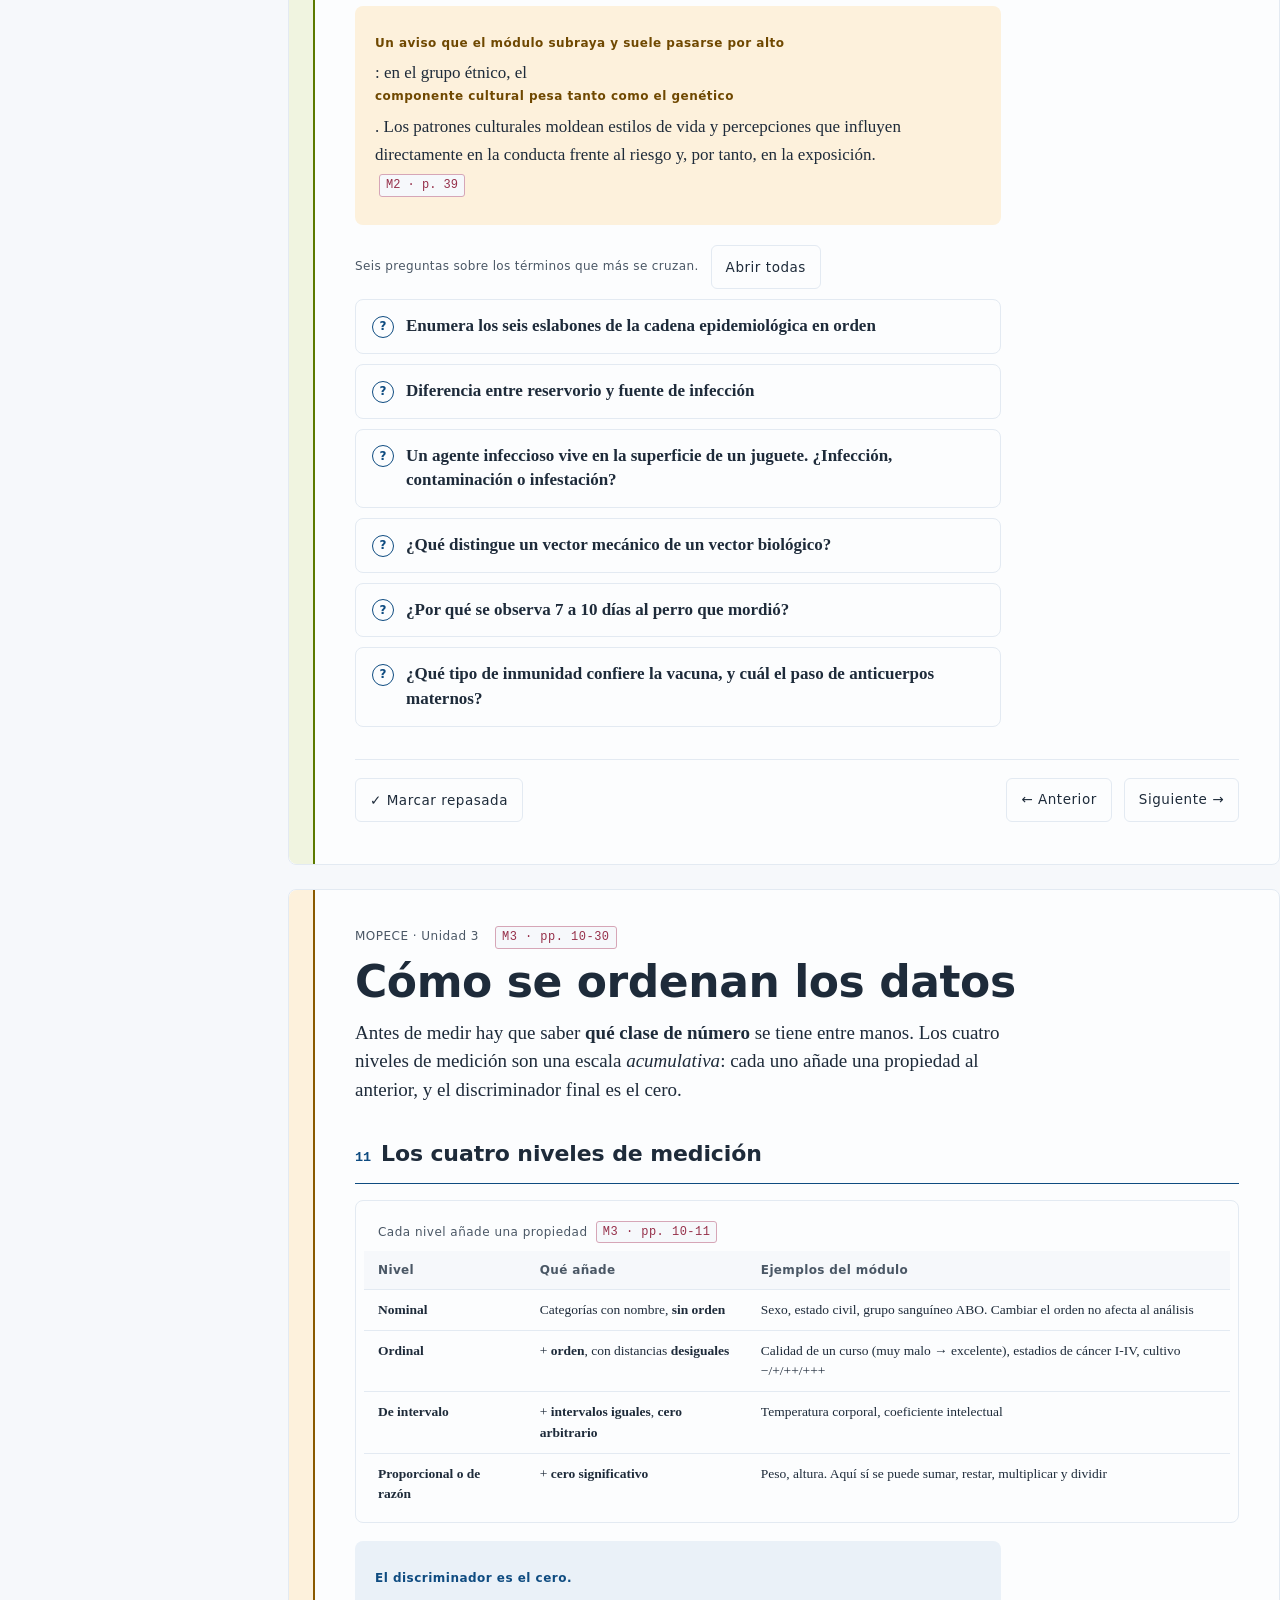
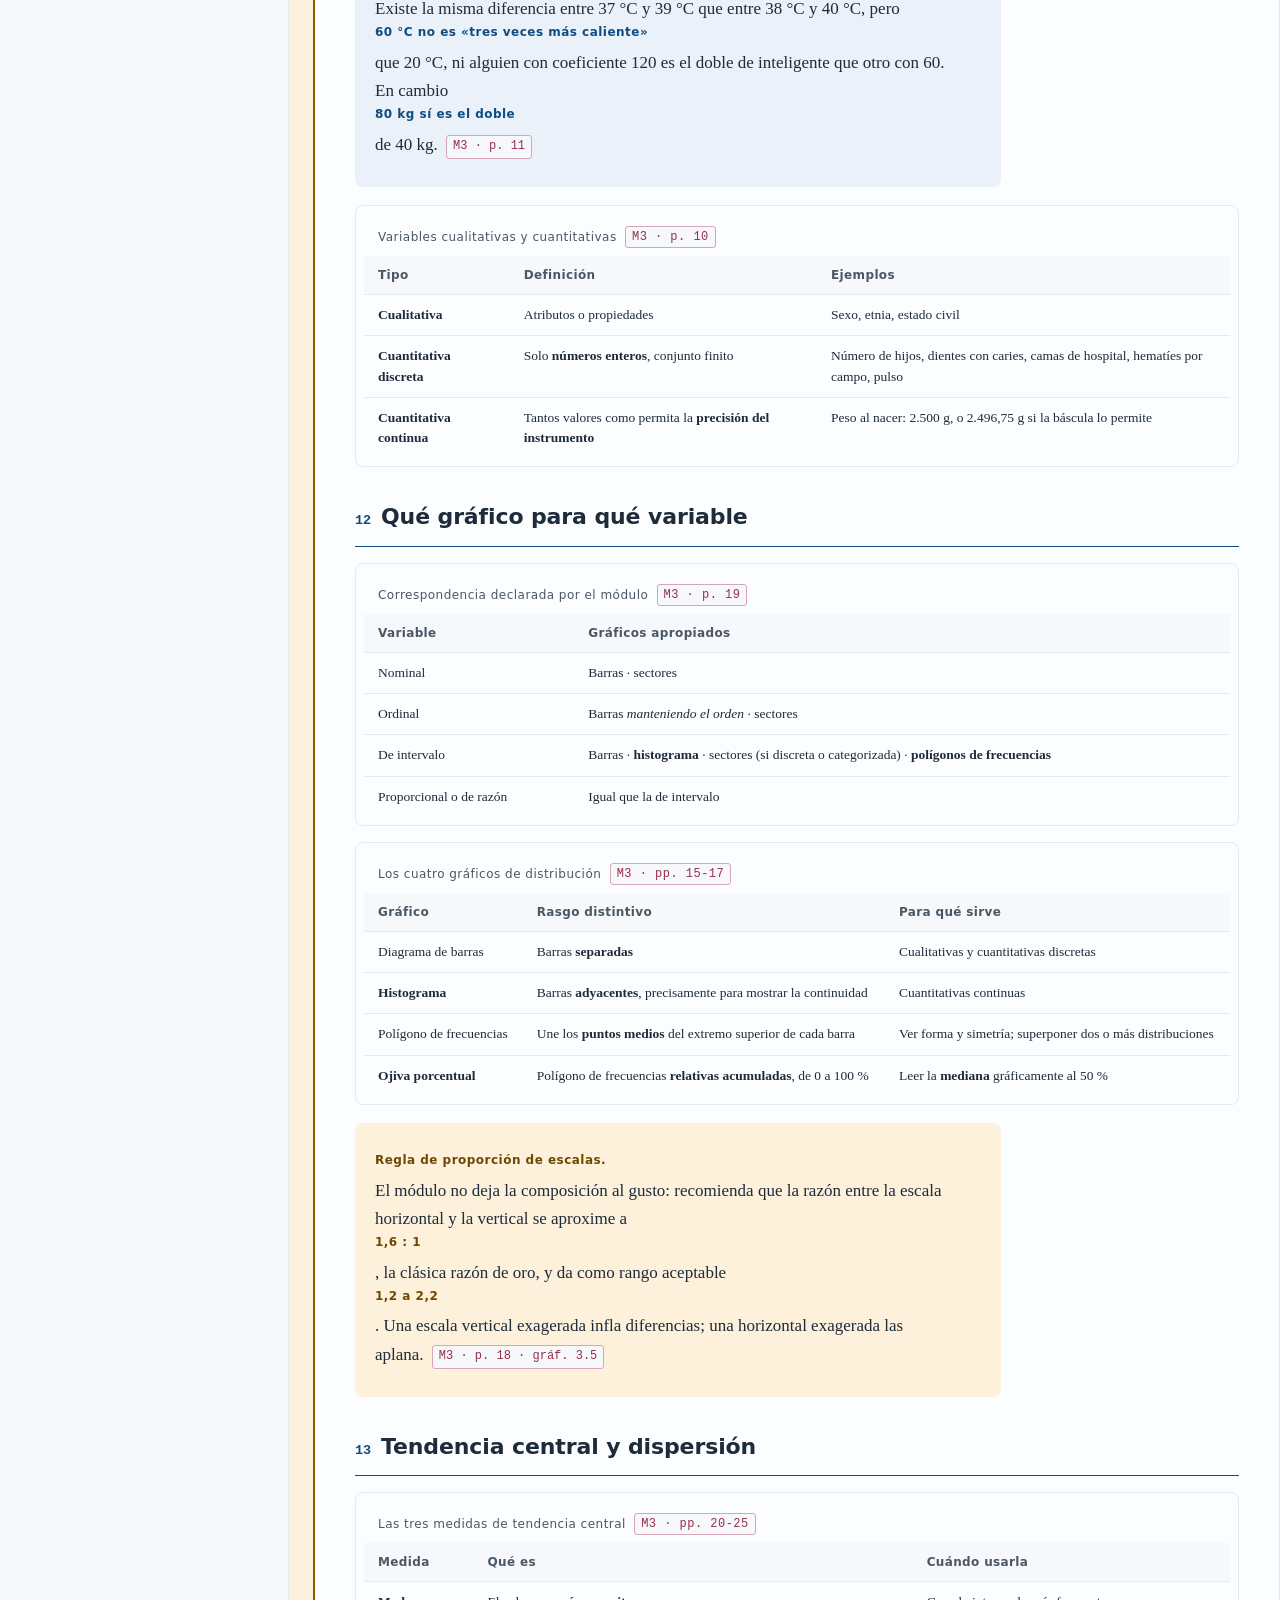
<file: web/guia-01-epidemiologia-mopece.html>
<!doctype html>
<html lang="es" data-theme="light" data-sitio="gbr">
<head>
<meta charset="utf-8">
<meta name="viewport" content="width=device-width, initial-scale=1, viewport-fit=cover">
<meta name="theme-color" content="#ffffff">
<title>Guía 1 · Epidemiología · GBR · 2026</title>
<link rel="stylesheet" href="sistema.css?v=1787174217">
</head>
<body>

<div class="progreso" id="progreso" role="progressbar" aria-label="Progreso de lectura"></div>

<header class="topbar">
  <a class="btn btn-inicio" href="index.html">← <span class="txt-largo">Inicio</span></a>
  <button class="btn btn-menu-movil" id="menu-movil" aria-label="Abrir el menú" aria-expanded="false">☰ Menú</button>
  <button class="btn btn-menu-pc" id="menu-pc" aria-label="Plegar el menú" aria-expanded="true">☰</button>
  <span class="marca">GBR · 2026<b>Guía 1 · Epidemiología</b></span>

  <div class="buscador">
    <span class="lupa">⌕</span>
    <input type="search" id="q" placeholder="Buscar sección, término o pregunta…"
           autocomplete="off" aria-label="Buscar en la guía">
    <kbd>/</kbd>
    <ul class="resultados" id="res"></ul>
  </div>

  <button class="btn" id="tema" aria-label="Cambiar entre tema claro y oscuro"><span id="tema-icono">☾</span> <span id="tema-txt" class="txt-largo">Oscuro</span></button>
  <button class="btn btn-pdf" id="pdf">↓ <span class="txt-largo">Descargar en </span>PDF</button>
</header>

<div class="velo" id="velo"></div>

<div class="shell" id="shell">
  <aside class="toc" id="toc" aria-label="Índice de la guía">
    <h2>Contenido</h2>
    <ul>
      <li class="lam" data-lam="lamina-1"><a href="#lamina-1" data-jump><span class="k">Marco y enfoque</span><span class="t">Qué mide la epidemiología</span></a><ul>
        <li><a href="#sec-01" data-jump><span class="num">01</span>El espectro de las enfermedades</a></li>
        <li><a href="#sec-02" data-jump><span class="num">02</span>Emergentes y reemergentes</a></li>
        <li><a href="#sec-03" data-jump><span class="num">03</span>Tiempo, lugar y persona</a></li>
      </ul></li>
      <li class="lam" data-lam="lamina-2"><a href="#lamina-2" data-jump><span class="k">Causalidad</span><span class="t">Por qué enferma quien enferma</span></a><ul>
        <li><a href="#sec-04" data-jump><span class="num">04</span>Los dos modelos</a></li>
        <li><a href="#sec-05" data-jump><span class="num">05</span>Historia natural y niveles de prevención</a></li>
      </ul></li>
      <li class="lam" data-lam="lamina-3"><a href="#lamina-3" data-jump><span class="k">Cadena epidemiológica</span><span class="t">Los seis eslabones</span></a><ul>
        <li><a href="#sec-06" data-jump><span class="num">06</span>Agente: cuatro términos que no son sinónimos</a></li>
        <li><a href="#sec-07" data-jump><span class="num">07</span>Infección, contaminación, infestación</a></li>
        <li><a href="#sec-08" data-jump><span class="num">08</span>Reservorio, fuente y portador</a></li>
        <li><a href="#sec-09" data-jump><span class="num">09</span>Modo de transmisión</a></li>
        <li><a href="#sec-10" data-jump><span class="num">10</span>Huésped susceptible e inmunidad</a></li>
      </ul></li>
      <li class="lam" data-lam="lamina-4"><a href="#lamina-4" data-jump><span class="k">Datos y resumen</span><span class="t">Cómo se ordenan los datos</span></a><ul>
        <li><a href="#sec-11" data-jump><span class="num">11</span>Los cuatro niveles de medición</a></li>
        <li><a href="#sec-12" data-jump><span class="num">12</span>Qué gráfico para qué variable</a></li>
        <li><a href="#sec-13" data-jump><span class="num">13</span>Tendencia central y dispersión</a></li>
      </ul></li>
      <li class="lam" data-lam="lamina-5"><a href="#lamina-5" data-jump><span class="k">Frecuencia</span><span class="t">Prevalencia, incidencia y tasas</span></a><ul>
        <li><a href="#sec-14" data-jump><span class="num">14</span>Prevalencia frente a incidencia</a></li>
        <li><a href="#sec-15" data-jump><span class="num">15</span>Todos los indicadores, con su denominador</a></li>
      </ul></li>
      <li class="lam" data-lam="lamina-6"><a href="#lamina-6" data-jump><span class="k">Asociación e impacto</span><span class="t">Comparar y medir la fuerza</span></a><ul>
        <li><a href="#sec-16" data-jump><span class="num">16</span>La tabla 2×2 cambia de sentido según el diseño</a></li>
        <li><a href="#sec-17" data-jump><span class="num">17</span>Chi cuadrado: ¿hay diferencia?</a></li>
        <li><a href="#sec-18" data-jump><span class="num">18</span>Riesgo relativo y razón de posibilidades</a></li>
        <li><a href="#sec-19" data-jump><span class="num">19</span>Impacto potencial: la lección central</a></li>
        <li><a href="#sec-20" data-jump><span class="num">20</span>Estandarización de tasas</a></li>
      </ul></li>
      <li class="lam" data-lam="lamina-7"><a href="#lamina-7" data-jump><span class="k">Vigilancia</span><span class="t">Cómo se monta un sistema</span></a><ul>
        <li><a href="#sec-21" data-jump><span class="num">21</span>Las tres polémicas de terminología</a></li>
        <li><a href="#sec-22" data-jump><span class="num">22</span>Las cuatro etapas</a></li>
        <li><a href="#sec-23" data-jump><span class="num">23</span>Definición de caso</a></li>
        <li><a href="#sec-24" data-jump><span class="num">24</span>Fuentes de datos y tipos de vigilancia</a></li>
        <li><a href="#sec-25" data-jump><span class="num">25</span>Notificación y subregistro</a></li>
        <li><a href="#sec-26" data-jump><span class="num">26</span>Eventos bajo vigilancia y el RSI-2005</a></li>
      </ul></li>
      <li class="lam" data-lam="lamina-8"><a href="#lamina-8" data-jump><span class="k">Curva y corredor</span><span class="t">Detectar la epidemia y evaluar el sistema</span></a><ul>
        <li><a href="#sec-27" data-jump><span class="num">27</span>El corredor endémico y sus cuatro zonas</a></li>
        <li><a href="#sec-28" data-jump><span class="num">28</span>Las tres tendencias temporales</a></li>
        <li><a href="#sec-29" data-jump><span class="num">29</span>Los siete atributos de calidad</a></li>
        <li><a href="#sec-30" data-jump><span class="num">30</span>Glosario de los tres módulos</a></li>
      </ul></li>
    </ul>
  </aside>

  <main>
<article class="plate s1" id="lamina-1">
  <div class="tab"><span>Marco y enfoque</span></div>

  <p class="eyebrow">MOPECE · Unidad 2 <span class="ref m">M2 · pp. 5-16</span></p>

  <h1>Qué mide la epidemiología</h1>

  <p class="standfirst">Los tres módulos se examinan por <b>conceptos</b>, no por narrativa: lo que
  se pide es distinguir términos que se parecen. Esta guía está montada así, término por término,
  y <i>cada dato lleva su módulo y su página impresa</i> para que puedas verificarlo en el PDF.</p>

  <div class="nota">
    <p><b>Cómo leer las citas</b> — Cada afirmación termina con una etiqueta que indica de dónde
    sale:</p>
    <ul>
      <li><span class="ref m">M2 · p. 23</span> Unidad 2, <i>Salud y enfermedad en la población</i></li>
      <li><span class="ref m">M3 · p. 67</span> Unidad 3, <i>Medición de las condiciones de salud</i></li>
      <li><span class="ref m">M4 · p. 33</span> Unidad 4, <i>Vigilancia en salud pública</i></li>
    </ul>
    <p>El número es la <b>página impresa</b> del módulo, no la del visor de PDF. En estos tres
    módulos la página impresa es la hoja del PDF menos uno: si buscas la p. 33, ábrela en la hoja 34.</p>
  </div>

  <ul class="claves">
    <li><b>Epidemiología</b>: frecuencia, distribución y <i>determinantes</i> de los eventos de
    salud en poblaciones humanas, <b>más su aplicación</b> a la prevención y el control.
    <span class="ref m">M2 · p. 9</span></li>
    <li>El enfoque es un ciclo de cuatro pasos: <b>observar → cuantificar → comparar → proponer</b>.
    <span class="ref m">M3 · p. 9</span></li>
    <li>Tres variables clásicas responden tres preguntas: <b>tiempo</b> ¿cuándo?, <b>lugar</b>
    ¿dónde?, <b>persona</b> ¿en quiénes? <span class="ref m">M2 · p. 15</span></li>
    <li>«Epidemia» ya no significa solo transmisible: se aplica a <b>cualquier</b> frecuencia no
    habitual de un daño a la salud. <span class="ref m">M2 · p. 9</span></li>
    <li>El enfoque supone que la enfermedad <b>no ocurre por azar</b> y <b>no se distribuye
    homogéneamente</b>. <span class="ref m">M2 · p. 17</span></li>
  </ul>

  <h2 id="sec-01"><span class="n">01</span>El espectro de las enfermedades</h2>

  <p>La caracterización epidemiológica permite decidir el tipo de respuesta. El eje transmisible /
  no transmisible se cruza con el eje agudo / crónico. <span class="ref m">M2 · pp. 9-10</span></p>

  <div class="figura">
    <svg viewBox="0 0 830 300" role="img" aria-label="Cuadrícula de dos por dos que cruza enfermedades transmisibles y no transmisibles con agudas y crónicas. La casilla de transmisibles agudas y la de no transmisibles crónicas son las habituales; las otras dos son las excepciones.">
      <text class="rot-mini" x="16" y="18">LA REGLA Y SUS DOS EXCEPCIONES</text>
      <line class="eje" x1="16" y1="28" x2="814" y2="28"/>
      <text class="rot" x="300" y="66" text-anchor="middle">AGUDAS</text>
      <text class="rot" x="570" y="66" text-anchor="middle">CRÓNICAS</text>
      <text class="rot rot-ec" x="160" y="122" text-anchor="end">Transmisibles</text>
      <text class="rot-mini" x="160" y="138" text-anchor="end">agente biológico</text>
      <text class="rot rot-me" x="160" y="216" text-anchor="end">No transmisibles</text>
      <text class="rot-mini" x="160" y="232" text-anchor="end">agente no biológico</text>

      <rect x="180" y="82" width="240" height="80" rx="7" fill="var(--ecto-tenue)" stroke="var(--ecto)" stroke-width="2"/>
      <text class="rot" x="300" y="116" text-anchor="middle" fill="var(--ecto-txt)">Lo habitual</text>
      <text class="rot-mini" x="300" y="136" text-anchor="middle">cólera, sarampión, influenza</text>

      <rect x="450" y="82" width="240" height="80" rx="7" fill="var(--papel)" stroke="var(--linea)" stroke-width="1.4" stroke-dasharray="6 4"/>
      <text class="rot-mini" x="570" y="112" text-anchor="middle" fill="var(--tinta)">Excepción</text>
      <text class="rot-mini" x="570" y="130" text-anchor="middle">VPH y cáncer cervical,</text>
      <text class="rot-mini" x="570" y="146" text-anchor="middle">H. pylori y úlcera péptica</text>

      <rect x="180" y="178" width="240" height="80" rx="7" fill="var(--papel)" stroke="var(--linea)" stroke-width="1.4" stroke-dasharray="6 4"/>
      <text class="rot-mini" x="300" y="208" text-anchor="middle" fill="var(--tinta)">Excepción</text>
      <text class="rot-mini" x="300" y="226" text-anchor="middle">intoxicaciones, accidentes,</text>
      <text class="rot-mini" x="300" y="242" text-anchor="middle">lesiones</text>

      <rect x="450" y="178" width="240" height="80" rx="7" fill="var(--meso-tenue)" stroke="var(--meso)" stroke-width="2"/>
      <text class="rot" x="570" y="212" text-anchor="middle" fill="var(--meso-txt)">Lo habitual</text>
      <text class="rot-mini" x="570" y="232" text-anchor="middle">cardiovasculares, neoplasias</text>

      <text class="rot-mini" x="716" y="122">el MOPECE</text>
      <text class="rot-mini" x="716" y="138">se centra aquí</text>
      <path d="M710,116 L430,116" fill="none" stroke="var(--grafito)" stroke-width="1.4" stroke-dasharray="4 3"/>
    </svg>
    <p class="desliza">Desliza la figura para verla completa →</p>
    <figcaption><b>Cómo se usa</b> — La pregunta de examen no es la regla, son las <i>excepciones</i>:
    hay 17 enfermedades «crónicas» con papel infeccioso demostrado o sospechado. Y el matiz que casi
    siempre acompaña: <b>la infección no lleva invariablemente a la enfermedad</b>, ni en cuello
    uterino ni en hígado. <span class="ref m">M2 · pp. 10-11 · cuadro 2.1</span></figcaption>
  </div>

  <h2 id="sec-02"><span class="n">02</span>Emergentes y reemergentes</h2>

  <div class="tabla-wrap">
    <table>
      <caption>Los dos términos y la distinción fina que se pregunta
        <span class="ref m">M2 · pp. 11-12</span></caption>
      <thead><tr><th>Término</th><th>Definición textual</th><th>Cita</th></tr></thead>
      <tbody>
        <tr><td><b>Emergente</b></td><td>Transmisible cuya incidencia en humanos <b>se ha incrementado en los últimos 25 años del s. XX</b> o que amenaza incrementarse en el futuro cercano</td><td><span class="ref m">M2 · p. 11</span></td></tr>
        <tr><td><b>Reemergente</b></td><td>Transmisible <b>previamente conocida</b> que reaparece como problema de salud pública tras una etapa de significativo descenso y aparente control</td><td><span class="ref m">M2 · p. 12</span></td></tr>
      </tbody>
    </table>
  </div>

  <div class="dato">
    <p><b>Emergencia aparente frente a real.</b> Es el matiz más examinable de la sección.</p>
    <ul>
      <li><b>Aparente</b>: la incidencia sube porque cambió <i>nuestra capacidad de detectar</i>.
      Ejemplo del módulo: la <b>leptospirosis</b>, al pasar de microaglutinación a PCR y western-blot.</li>
      <li><b>Real</b>: la incidencia sube porque cambió la <i>interacción población-ambiente</i>.
      Ejemplo: la <b>legionelosis</b>.</li>
    </ul>
    <p><span class="ref m">M2 · p. 12</span></p>
  </div>

  <div class="tabla-wrap">
    <table>
      <caption>Las tres vías de reemergencia, con sus ejemplos
        <span class="ref m">M2 · p. 12</span></caption>
      <thead><tr><th>Vía</th><th>Ejemplos del módulo</th></tr></thead>
      <tbody>
        <tr><td>Resistencia a antibióticos</td><td>gonorrea, malaria, neumococo</td></tr>
        <tr><td>Mayor susceptibilidad del huésped inmunodeprimido</td><td>desnutrición, cáncer y SIDA → bacilo tuberculoso, <i>Leishmania</i></td></tr>
        <tr><td><b>Debilitamiento de las medidas de salud pública</b></td><td>malaria, tos ferina, tuberculosis</td></tr>
      </tbody>
    </table>
  </div>

  <div class="nota">
    <p><b>Los siete factores de emergencia</b> (Lederberg, 1997, modificado): factores sociales ·
    atención de salud · producción de alimentos · conducta humana · cambios ambientales ·
    infraestructura de salud pública · adaptación y cambio microbianos.
    <span class="ref m">M2 · p. 14 · cuadro 2.3</span></p>
  </div>

  <h2 id="sec-03"><span class="n">03</span>Tiempo, lugar y persona</h2>

  <div class="tabla-wrap">
    <table>
      <caption>Qué aporta cada variable clásica <span class="ref m">M2 · pp. 15-16</span></caption>
      <thead><tr><th>Variable</th><th>Conceptos propios</th><th>Para qué sirve</th></tr></thead>
      <tbody>
        <tr class="ecto"><td><b>Tiempo</b></td>
          <td><b>Estacionalidad</b>: patrón regular entre estaciones.<br><b>Ciclo</b>: patrón regular en periodos <i>mayores</i> a un año.<br><b>Tendencia secular</b>: comportamiento a lo largo del tiempo.</td>
          <td>Anticipar la ocurrencia; medir el impacto de una intervención antes y después</td></tr>
        <tr class="meso"><td><b>Lugar</b></td>
          <td>Unidad geográfica variable: domicilio, barrio, distrito, hospital, área de trabajo, rural o urbana</td>
          <td>Conocer extensión y velocidad de diseminación; generar hipótesis de riesgo. <b>John Snow, cólera de Londres 1849</b>: rastreó la bomba de agua y al clausurarla acabó con la epidemia</td></tr>
        <tr class="endoo"><td><b>Persona</b></td>
          <td>Edad, género, estado nutricional, hábitos y conductas, condición social</td>
          <td>Identificar grupos de riesgo. La variación puede deberse a <b>exposición</b>, a <b>susceptibilidad</b>, o a ambas</td></tr>
      </tbody>
    </table>
  </div>

  <p class="hint-q"><span>Comprueba que distingues los términos antes de seguir.</span><button class="btn btn-todas" type="button">Abrir todas</button></p>

  <details class="q"><summary>¿Cuál es la diferencia entre estacionalidad, ciclo y tendencia secular?</summary>
    <div class="a"><p>Los tres son patrones temporales, y lo que los separa es la <b>escala</b>:
    <b>estacionalidad</b> es un patrón regular entre estaciones del año; <b>ciclo</b> es un patrón
    regular en periodos <i>mayores</i> a un año; <b>tendencia secular</b> es el comportamiento
    general a lo largo del tiempo, sea regular o no.
    <span class="ref m">M2 · p. 15</span> · <span class="ref m">M4 · pp. 29-30</span></p></div>
  </details>

  <details class="q"><summary>Una enfermedad sube su incidencia tras introducirse una prueba diagnóstica nueva. ¿Es emergente?</summary>
    <div class="a"><p>Es una <b>emergencia aparente</b>, no real. Lo que cambió es la capacidad de
    detección, no la interacción entre la población y el ambiente. El ejemplo del módulo es la
    leptospirosis al sustituir la microaglutinación por PCR y western-blot; la contraparte real es
    la legionelosis. <span class="ref m">M2 · p. 12</span></p></div>
  </details>

  <details class="q"><summary>¿Por qué la definición de epidemiología no termina en «distribución y determinantes»?</summary>
    <div class="a"><p>Porque incluye <b>«y la aplicación de este estudio en la prevención y control
    de los problemas de salud»</b>. Sin esa segunda mitad sería una ciencia descriptiva; con ella es
    una disciplina de acción. Es la parte de la definición que más se olvida al citarla.
    <span class="ref m">M2 · p. 9</span></p></div>
  </details>

  <details class="q"><summary>¿Qué tres cosas permite reconocer el modelo de transición epidemiológica que el módulo corrige?</summary>
    <div class="a"><p>La propuesta original de <b>Omran</b> asumía una evolución <b>lineal</b>. El
    módulo señala que la historia reciente demostró tres cosas contrarias: los cambios son
    <b>reversibles</b>, de naturaleza <b>no lineal</b>, y hay <b>coexistencia</b> de enfermedades no
    transmisibles y transmisibles. De ahí que descuidar los problemas tradicionales por privilegiar
    las crónico-degenerativas fuera un error. <span class="ref m">M2 · pp. 7-8</span></p></div>
  </details>
<div class="pie-lamina"><button class="btn btn-hecho" data-hecho="lamina-1" aria-pressed="false">✓ Marcar repasada</button><span class="crece"></span><a class="btn" href="#lamina-2" data-jump>Siguiente →</a></div></article>

<article class="plate s2" id="lamina-2">
  <div class="tab"><span>Causalidad</span></div>

  <p class="eyebrow">MOPECE · Unidad 2 <span class="ref m">M2 · pp. 17-21</span></p>

  <h1>Por qué enferma quien enferma</h1>

  <p class="standfirst">Dos modelos de causalidad conviven, y no compiten: la <b>triada</b> sirve
  para las transmisibles y de ella sale la cadena de infección; las <b>causas componentes</b> valen
  para todo tipo de enfermedad. La consecuencia práctica de la segunda es lo que se pregunta.</p>

  <h2 id="sec-04"><span class="n">04</span>Los dos modelos</h2>

  <div class="figura">
    <svg viewBox="0 0 830 400" role="img" aria-label="A la izquierda, la triada epidemiológica: un triángulo con agente, huésped y ambiente en los vértices y el vector al centro. A la derecha, tres círculos que representan causas suficientes de tuberculosis; cada uno se divide en cinco porciones, y la porción A está presente en los tres, por lo que es la causa necesaria.">
      <text class="rot-mini" x="16" y="18">TRIADA EPIDEMIOLÓGICA · para transmisibles</text>
      <text class="rot-mini" x="386" y="18">CAUSAS COMPONENTES · para toda enfermedad</text>
      <line class="eje" x1="16" y1="28" x2="814" y2="28"/>

      <!-- triada -->
      <path fill="none" d="M196,100 L306,290 L86,290 Z" stroke="var(--grafito)" stroke-width="1.6" stroke-dasharray="6 4"/>
      <circle cx="196" cy="100" r="34" fill="var(--ecto-tenue)" stroke="var(--ecto)" stroke-width="2.2"/>
      <text class="rot-mini" x="196" y="104" text-anchor="middle" fill="var(--ecto-txt)">HUÉSPED</text>
      <line class="guia" x1="230" y1="88" x2="276" y2="62"/>
      <text class="rot-mini" x="280" y="58" fill="var(--ecto-txt)">susceptible</text>
      <circle cx="86" cy="290" r="34" fill="var(--meso-tenue)" stroke="var(--meso)" stroke-width="2.2"/>
      <text class="rot-mini" x="86" y="294" text-anchor="middle" fill="var(--meso-txt)">AGENTE</text>
      <text class="rot-mini" x="86" y="344" text-anchor="middle" fill="var(--meso-txt)">biológico o no</text>
      <circle cx="306" cy="290" r="34" fill="var(--endo-tenue)" stroke="var(--endo)" stroke-width="2.2"/>
      <text class="rot-mini" x="306" y="294" text-anchor="middle" fill="var(--endo-txt)">AMBIENTE</text>
      <text class="rot-mini" x="306" y="344" text-anchor="middle" fill="var(--endo-txt)">social · físico</text>
      <ellipse cx="196" cy="212" rx="44" ry="20" fill="var(--papel)" stroke="var(--grafito)" stroke-width="1.6"/>
      <text class="rot-mini" x="196" y="216" text-anchor="middle" fill="var(--tinta)">VECTOR</text>
      <text class="rot-mini" x="196" y="374" text-anchor="middle" fill="var(--tinta)">De aquí sale la cadena de infección.</text>

      <line x1="386" y1="46" x2="386" y2="386" stroke="var(--linea)" stroke-width="1"/>

      <!-- tres causas suficientes -->
      <g>
        <circle cx="450" cy="130" r="56" fill="none" stroke="var(--meso)" stroke-width="2"/>
        <path fill="none" d="M450,130 L450,74 M450,130 L503,148 M450,130 L472,183 M450,130 L419,182 M450,130 L397,146" stroke="var(--meso)" stroke-width="1.2"/>
        <circle cx="450" cy="97" r="13" fill="var(--meso)"/>
        <text class="rot-mini" x="450" y="102" text-anchor="middle" fill="var(--papel)">A</text>
        <text class="rot-mini" x="478" y="140">B</text><text class="rot-mini" x="462" y="166">C</text>
        <text class="rot-mini" x="428" y="166">D</text><text class="rot-mini" x="418" y="138">E</text>
        <text class="rot-mini" x="450" y="204" text-anchor="middle" fill="var(--tinta)">SUFICIENTE I</text>
      </g>
      <g>
        <circle cx="600" cy="130" r="56" fill="none" stroke="var(--meso)" stroke-width="2"/>
        <path fill="none" d="M600,130 L600,74 M600,130 L653,148 M600,130 L622,183 M600,130 L569,182 M600,130 L547,146" stroke="var(--meso)" stroke-width="1.2"/>
        <circle cx="600" cy="97" r="13" fill="var(--meso)"/>
        <text class="rot-mini" x="600" y="102" text-anchor="middle" fill="var(--papel)">A</text>
        <text class="rot-mini" x="628" y="140">B</text><text class="rot-mini" x="612" y="166">G</text>
        <text class="rot-mini" x="578" y="166">F</text><text class="rot-mini" x="568" y="138">H</text>
        <text class="rot-mini" x="600" y="204" text-anchor="middle" fill="var(--tinta)">SUFICIENTE II</text>
      </g>
      <g>
        <circle cx="750" cy="130" r="56" fill="none" stroke="var(--meso)" stroke-width="2"/>
        <path fill="none" d="M750,130 L750,74 M750,130 L803,148 M750,130 L772,183 M750,130 L719,182 M750,130 L697,146" stroke="var(--meso)" stroke-width="1.2"/>
        <circle cx="750" cy="97" r="13" fill="var(--meso)"/>
        <text class="rot-mini" x="750" y="102" text-anchor="middle" fill="var(--papel)">A</text>
        <text class="rot-mini" x="778" y="140">J</text><text class="rot-mini" x="762" y="166">I</text>
        <text class="rot-mini" x="728" y="166">F</text><text class="rot-mini" x="718" y="138">C</text>
        <text class="rot-mini" x="750" y="204" text-anchor="middle" fill="var(--tinta)">SUFICIENTE III</text>
      </g>

      <rect x="386" y="228" width="428" height="70" rx="6" fill="var(--vidrio)" stroke="var(--linea)" stroke-width="1"/>
      <text class="rot-mini" x="402" y="248" fill="var(--tinta)">A está en los TRES pasteles → es la CAUSA NECESARIA</text>
      <text class="rot-mini" x="402" y="266">En el ejemplo de tuberculosis del módulo, A es Mycobacterium tuberculosis:</text>
      <text class="rot-mini" x="402" y="284">tiene que estar, pero no basta. B sería la desnutrición: falta en el tercero.</text>

      <text class="rot-mini" x="386" y="326" fill="var(--tinta)">Quitar UN componente bloquea ese mecanismo…</text>
      <text class="rot-mini" x="386" y="344">…pero la enfermedad sigue llegando por las otras causas suficientes.</text>
      <text class="rot" x="386" y="372" fill="var(--meso-txt)">Erradicar exige remover la causa necesaria.</text>
    </svg>
    <p class="desliza">Desliza la figura para verla completa →</p>
    <figcaption><b>El dato que se pregunta</b> — No es qué es una causa suficiente, es la
    <i>consecuencia preventiva</i>: para prevenir <b>no hace falta</b> identificar todos los
    componentes, basta remover uno y se bloquea la interacción. Pero eso solo cierra <i>ese</i>
    mecanismo. La única opción para <b>erradicar</b> es remover la causa necesaria.
    <span class="ref m">M2 · pp. 17-19 · figs. 2.2, 2.3</span></figcaption>
  </div>

  <div class="tabla-wrap">
    <table>
      <caption>Vocabulario del modelo de Rothman <span class="ref m">M2 · p. 18</span></caption>
      <thead><tr><th>Término</th><th>Qué es</th></tr></thead>
      <tbody>
        <tr><td><b>Causa componente</b></td><td>Cada condición o evento posible (A, B, C… J)</td></tr>
        <tr><td><b>Causa suficiente</b></td><td>Conjunto <b>mínimo</b> de condiciones que actúan en concierto, <b>ninguna superflua</b>. Es un mecanismo causal: la enfermedad se inicia cuando se completa</td></tr>
        <tr><td><b>Causa necesaria</b></td><td>Componente cuya presencia es imprescindible en <b>todos</b> los mecanismos causales</td></tr>
      </tbody>
    </table>
  </div>

  <div class="nota">
    <p><b>Los seis criterios de causalidad de Hill (1965)</b>, tal como los enumera el módulo:
    <b>temporalidad</b> (toda causa precede a su efecto), <b>fuerza de asociación</b>,
    <b>consistencia</b> de la observación, <b>especificidad</b> de la causa, <b>gradiente
    biológico</b> (efecto dosis-respuesta) y <b>plausibilidad biológica</b>. La temporalidad es la
    única que el módulo eleva a principio propio: el <i>determinismo causal</i>.
    <span class="ref m">M2 · p. 17</span></p>
  </div>

  <h2 id="sec-05"><span class="n">05</span>Historia natural y niveles de prevención</h2>

  <p><b>Historia natural de la enfermedad</b>: evolución de una enfermedad en un individuo a través
  del tiempo, <b>en ausencia de intervención</b>. Empieza con la exposición de un huésped
  susceptible y acaba en recuperación, discapacidad o muerte.
  <span class="ref m">M2 · pp. 20-21</span></p>

  <div class="figura">
    <svg viewBox="0 0 830 420" role="img" aria-label="Eje temporal de la historia natural de la enfermedad. El periodo prepatogénico precede al horizonte clínico; el patogénico se divide en subclínico y clínico. Debajo, los tres niveles de prevención alineados con cada momento: primaria antes de la enfermedad, secundaria en el periodo subclínico y clínico temprano, terciaria en la fase de daño.">
      <text class="rot-mini" x="16" y="18">EL HORIZONTE CLÍNICO ES LA FRONTERA: ANTES NO SE VE, DESPUÉS SÍ</text>
      <line class="eje" x1="16" y1="28" x2="814" y2="28"/>

      <line x1="330" y1="52" x2="330" y2="250" stroke="var(--tinta)" stroke-width="2" stroke-dasharray="7 5"/>
      <text class="rot" x="330" y="46" text-anchor="middle" fill="var(--tinta)">HORIZONTE CLÍNICO</text>

      <rect x="40" y="76" width="290" height="46" rx="6" fill="var(--ecto-tenue)" stroke="var(--ecto)" stroke-width="1.6"/>
      <text class="rot" x="185" y="98" text-anchor="middle" fill="var(--ecto-txt)">PERIODO PREPATOGÉNICO</text>
      <text class="rot-mini" x="185" y="115" text-anchor="middle">interacción agente · huésped · ambiente</text>

      <rect x="330" y="76" width="200" height="46" rx="6" fill="var(--meso-tenue)" stroke="var(--meso)" stroke-width="1.6"/>
      <text class="rot-mini" x="430" y="96" text-anchor="middle" fill="var(--meso-txt)">PATOGÉNICO · subclínico</text>
      <text class="rot-mini" x="430" y="113" text-anchor="middle">cambios tisulares</text>

      <rect x="530" y="76" width="260" height="46" rx="6" fill="var(--meso-tenue)" stroke="var(--meso)" stroke-width="1.6"/>
      <text class="rot-mini" x="660" y="96" text-anchor="middle" fill="var(--meso-txt)">PATOGÉNICO · clínico</text>
      <text class="rot-mini" x="660" y="113" text-anchor="middle">signos y síntomas → daño → desenlace</text>

      <!-- periodos superpuestos -->
      <line x1="40" y1="152" x2="470" y2="152" stroke="var(--ecto)" stroke-width="5" stroke-linecap="round"/>
      <text class="rot-mini" x="40" y="144" fill="var(--ecto-txt)">PERIODO DE LATENCIA · infección → se vuelve infeccioso</text>
      <line x1="40" y1="182" x2="580" y2="182" stroke="var(--endo)" stroke-width="5" stroke-linecap="round"/>
      <text class="rot-mini" x="40" y="174" fill="var(--endo-txt)">PERIODO DE INCUBACIÓN · infección → primer síntoma</text>
      <line x1="470" y1="212" x2="790" y2="212" stroke="var(--meso)" stroke-width="5" stroke-linecap="round"/>
      <text class="rot-mini" x="470" y="204" fill="var(--meso-txt)">PERIODO INFECCIOSO o de transmisibilidad</text>

      <line class="eje" x1="16" y1="262" x2="814" y2="262"/>
      <text class="rot-mini" x="16" y="282">NIVELES DE PREVENCIÓN DE LEAVELL Y CLARK</text>

      <rect x="40" y="296" width="290" height="72" rx="6" fill="var(--papel)" stroke="var(--ecto)" stroke-width="2"/>
      <text class="rot" x="185" y="318" text-anchor="middle" fill="var(--ecto-txt)">PRIMARIA</text>
      <text class="rot-mini" x="185" y="336" text-anchor="middle">fomento de la salud</text>
      <text class="rot-mini" x="185" y="352" text-anchor="middle">protección específica</text>

      <rect x="330" y="296" width="330" height="72" rx="6" fill="var(--papel)" stroke="var(--meso)" stroke-width="2"/>
      <text class="rot" x="495" y="318" text-anchor="middle" fill="var(--meso-txt)">SECUNDARIA</text>
      <text class="rot-mini" x="495" y="336" text-anchor="middle">diagnóstico precoz · tratamiento temprano</text>
      <text class="rot-mini" x="495" y="352" text-anchor="middle">limitación del daño</text>

      <rect x="660" y="296" width="130" height="72" rx="6" fill="var(--papel)" stroke="var(--endo)" stroke-width="2"/>
      <text class="rot" x="725" y="318" text-anchor="middle" fill="var(--endo-txt)">TERCIARIA</text>
      <text class="rot-mini" x="725" y="336" text-anchor="middle">rehabilitación</text>

      <text class="rot-mini" x="16" y="398">Desenlaces posibles: recuperación · incapacidad · inmunidad · ESTADO DE PORTADOR · muerte</text>
    </svg>
    <div class="leyenda">
      <div class="ec"><i></i><span><b>Latencia</b>de la infección a volverse <em>infeccioso</em></span></div>
      <div class="en"><i></i><span><b>Incubación</b>de la infección al <em>primer síntoma</em></span></div>
      <div class="me"><i></i><span><b>Transmisibilidad</b>ventana en la que puede transferirse el agente</span></div>
    </div>
    <p class="desliza">Desliza la figura para verla completa →</p>
    <figcaption><b>El par que más se confunde</b> — <b>Latencia</b> e <b>incubación</b> arrancan en
    el mismo punto, la infección, y terminan en puntos distintos: la latencia cuando la persona se
    vuelve <i>infecciosa</i>, la incubación cuando aparece el <i>primer síntoma</i>. Cuál acaba
    antes depende de la enfermedad, y ahí está el porqué de que se pueda transmitir sin síntomas.
    Y en <b>no transmisibles</b> la latencia significa otra cosa: de enfermedad subclínica a
    síntomas. <span class="ref m">M2 · pp. 20-21, 32-33 · figs. 2.4, 2.5</span></figcaption>
  </div>

  <p class="hint-q"><span>Estas cuatro se preguntan casi siempre.</span><button class="btn btn-todas" type="button">Abrir todas</button></p>

  <details class="q"><summary>¿Cuál es la única vía para erradicar una enfermedad, según el modelo de causas componentes?</summary>
    <div class="a"><p><b>Remover su causa necesaria.</b> Quitar cualquier otro componente basta para
    bloquear <i>un</i> mecanismo causal —porque impide la interacción con los demás— pero la
    enfermedad seguirá siendo producida por las otras causas suficientes. Solo el componente que
    está presente en todos los mecanismos, al desaparecer, cierra todas las vías.
    <span class="ref m">M2 · p. 19</span></p></div>
  </details>

  <details class="q"><summary>Diferencia entre periodo de latencia y periodo de incubación</summary>
    <div class="a"><p>Los dos empiezan en la <b>infección</b>. La <b>latencia</b> termina cuando la
    persona <b>se vuelve infecciosa</b>; la <b>incubación</b> termina con la <b>aparición del primer
    signo o síntoma</b>. El inicio del periodo de transmisibilidad marca justamente el final de la
    latencia. En enfermedades <b>no transmisibles</b> el término cambia de sentido: la latencia es el
    tiempo entre el desarrollo de enfermedad subclínica y la presentación de síntomas.
    <span class="ref m">M2 · pp. 21, 32-33</span></p></div>
  </details>

  <details class="q"><summary>¿En qué periodo actúa cada nivel de prevención?</summary>
    <div class="a"><p><b>Primaria</b> en el periodo <b>prepatogénico</b>, antes de la enfermedad:
    fomento de la salud y protección específica. <b>Secundaria</b> en el patogénico: diagnóstico
    precoz, tratamiento temprano y limitación del daño. <b>Terciaria</b> en la fase de daño
    establecido: rehabilitación. El <b>horizonte clínico</b> es el momento en que la enfermedad se
    hace aparente y separa lo que no se ve de lo que sí. <span class="ref m">M2 · p. 20</span></p></div>
  </details>

  <details class="q"><summary>¿Qué añade la palabra «necesaria» a un agente causal?</summary>
    <div class="a"><p>Que <b>tiene que estar</b> para que ocurra la enfermedad — pero
    <b>no que baste</b>. El módulo lo dice de los agentes en general: «son necesarios, pero no
    siempre suficientes». En el ejemplo de tuberculosis, <i>M. tuberculosis</i> es la causa
    necesaria y aun así la enfermedad requiere completar una causa suficiente entera de cinco
    componentes. <span class="ref m">M2 · pp. 18-19, 22</span></p></div>
  </details>
<div class="pie-lamina"><button class="btn btn-hecho" data-hecho="lamina-2" aria-pressed="false">✓ Marcar repasada</button><span class="crece"></span><a class="btn" href="#lamina-1" data-jump>← Anterior</a><a class="btn" href="#lamina-3" data-jump>Siguiente →</a></div></article>

<article class="plate s3" id="lamina-3">
  <div class="tab"><span>Cadena epidemiológica</span></div>

  <p class="eyebrow">MOPECE · Unidad 2 <span class="ref m">M2 · pp. 22-42</span></p>

  <h1>Los seis eslabones</h1>

  <p class="standfirst">La cadena ordena la secuencia continua de interacción entre agente, huésped
  y medio. Se examina de dos maneras: <i>enumerar los seis eslabones en orden</i> y
  <i>distinguir los términos que se parecen dentro de cada uno</i>.</p>

  <div class="figura">
    <svg viewBox="0 0 830 448" role="img" aria-label="Los seis eslabones de la cadena epidemiológica dispuestos en círculo: agente causal específico, reservorio, puerta de salida del agente, modo de transmisión, puerta de entrada en el nuevo huésped y susceptibilidad del huésped. Cada eslabón lleva su medida de intervención.">
      <text class="rot-mini" x="16" y="18">ROMPER CUALQUIER ESLABÓN DETIENE LA TRANSMISIÓN · POR ESO SE ENUMERAN</text>
      <line class="eje" x1="16" y1="28" x2="814" y2="28"/>
      <circle cx="415" cy="224" r="128" fill="none" stroke="var(--linea)" stroke-width="1.6" stroke-dasharray="6 5"/>
      <g>
        <circle cx="415" cy="96" r="42" fill="var(--meso-tenue)" stroke="var(--meso)" stroke-width="2.2"/>
        <text class="rot-mini" x="415" y="100" text-anchor="middle" fill="var(--meso-txt)">1 · AGENTE</text>
        <line class="guia" x1="459" y1="80" x2="560" y2="56"/>
        <text class="rot-mini" x="566" y="48" fill="var(--tinta)">causal específico</text>
        <text class="rot-mini" x="566" y="64">tratamiento, desinfección</text>
      </g>
      <g>
        <circle cx="526" cy="160" r="47" fill="var(--endo-tenue)" stroke="var(--endo)" stroke-width="2.2"/>
        <text class="rot-mini" x="526" y="164" text-anchor="middle" fill="var(--endo-txt)">2 · RESERVORIO</text>
        <line class="guia" x1="568" y1="152" x2="672" y2="130"/>
        <text class="rot-mini" x="678" y="122" fill="var(--tinta)">dónde vive el agente</text>
        <text class="rot-mini" x="678" y="138">saneamiento</text>
      </g>
      <g>
        <circle cx="526" cy="288" r="42" fill="var(--papel)" stroke="var(--grafito)" stroke-width="2"/>
        <text class="rot-mini" x="526" y="292" text-anchor="middle" fill="var(--tinta)">3 · SALIDA</text>
        <line class="guia" x1="568" y1="296" x2="672" y2="318"/>
        <text class="rot-mini" x="678" y="310" fill="var(--tinta)">puerta de salida</text>
        <text class="rot-mini" x="678" y="326">aislamiento respiratorio</text>
      </g>
      <g>
        <circle cx="415" cy="352" r="42" fill="var(--papel)" stroke="var(--grafito)" stroke-width="2"/>
        <text class="rot-mini" x="415" y="356" text-anchor="middle" fill="var(--tinta)">4 · MODO</text>
        <line class="guia" x1="415" y1="396" x2="415" y2="410"/>
        <text class="rot-mini" x="415" y="420" text-anchor="middle" fill="var(--tinta)">transmisión directa o indirecta</text>
        <text class="rot-mini" x="415" y="436" text-anchor="middle">agua segura, vectores, higiene de manos</text>
      </g>
      <g>
        <circle cx="304" cy="288" r="42" fill="var(--papel)" stroke="var(--grafito)" stroke-width="2"/>
        <text class="rot-mini" x="304" y="292" text-anchor="middle" fill="var(--tinta)">5 · ENTRADA</text>
        <line class="guia" x1="262" y1="296" x2="158" y2="318"/>
        <text class="rot-mini" x="152" y="310" text-anchor="end" fill="var(--tinta)">al nuevo huésped</text>
        <text class="rot-mini" x="152" y="326" text-anchor="end">barreras, mosquiteros</text>
      </g>
      <g>
        <circle cx="304" cy="160" r="42" fill="var(--ecto-tenue)" stroke="var(--ecto)" stroke-width="2.2"/>
        <text class="rot-mini" x="304" y="164" text-anchor="middle" fill="var(--ecto-txt)">6 · HUÉSPED</text>
        <line class="guia" x1="262" y1="152" x2="158" y2="130"/>
        <text class="rot-mini" x="152" y="122" text-anchor="end" fill="var(--tinta)">su susceptibilidad</text>
        <text class="rot-mini" x="152" y="138" text-anchor="end">vacunación, nutrición</text>
      </g>
      <path d="M415,142 A82,82 0 0 1 486,182" fill="none" stroke="var(--grafito)" stroke-width="1.6" marker-end="url(#fl)"/>
      <path d="M528,206 A82,82 0 0 1 528,242" fill="none" stroke="var(--grafito)" stroke-width="1.6" marker-end="url(#fl)"/>
      <path d="M486,320 A82,82 0 0 1 448,340" fill="none" stroke="var(--grafito)" stroke-width="1.6" marker-end="url(#fl)"/>
      <path d="M382,340 A82,82 0 0 1 344,320" fill="none" stroke="var(--grafito)" stroke-width="1.6" marker-end="url(#fl)"/>
      <path d="M302,242 A82,82 0 0 1 302,206" fill="none" stroke="var(--grafito)" stroke-width="1.6" marker-end="url(#fl)"/>
      <path d="M344,182 A82,82 0 0 1 382,146" fill="none" stroke="var(--grafito)" stroke-width="1.6" marker-end="url(#fl)"/>
      <defs><marker id="fl" viewBox="0 0 10 10" refX="9" refY="5" markerWidth="6" markerHeight="6" orient="auto-start-reverse">
        <path d="M0,1 L9,5 L0,9 z" fill="var(--grafito)"/></marker></defs>
    </svg>
    <p class="desliza">Desliza la figura para verla completa →</p>
    <figcaption><b>Cómo se usa</b> — Cada eslabón es un punto de intervención, y esa es la razón de
    que se enumeren: la pregunta habitual no es «qué es el reservorio», es «qué medida corresponde a
    qué eslabón». Las <b>puertas de entrada son por regla las mismas que las de salida</b>; el
    contraejemplo del módulo es la intoxicación estafilocócica alimentaria, que sale por una lesión
    de la piel y entra por vía digestiva. <span class="ref m">M2 · pp. 22, 35 · fig. 2.6</span></figcaption>
  </div>

  <h2 id="sec-06"><span class="n">06</span>Agente: cuatro términos que no son sinónimos</h2>

  <div class="tabla-wrap">
    <table>
      <caption>Definiciones textuales y su medida <span class="ref m">M2 · pp. 25-27</span></caption>
      <thead><tr><th>Término</th><th>Definición</th><th>Escala del módulo</th></tr></thead>
      <tbody>
        <tr><td><b>Infectividad</b></td><td>Capacidad del agente de <b>alojarse y multiplicarse</b> dentro de un huésped. Se mide por la dosis infectante mínima</td><td>máxima: sarampión, varicela · intermedia: paperas, rubéola · baja: lepra</td></tr>
        <tr><td><b>Patogenicidad</b></td><td>Capacidad de <b>producir enfermedad</b> en personas infectadas</td><td>alta: rabia, SIDA, varicela · rinovirus ≈80 % · paperas y rubéola 40-60 % · poliovirus: <b>&gt;90 % asintomáticos</b></td></tr>
        <tr><td><b>Virulencia</b></td><td>Capacidad de producir <b>casos graves y fatales</b></td><td>—</td></tr>
        <tr><td><b>Letalidad</b></td><td>Proporción de <b>casos fatales</b>. Describe la gravedad de una epidemia</td><td>—</td></tr>
      </tbody>
    </table>
  </div>

  <div class="figura">
    <svg viewBox="0 0 830 340" role="img" aria-label="Espectro de gravedad de una infección dividido en cuatro tramos: inaparente, aparente moderada, grave y fatal. Debajo, los tres cocientes: patogenicidad sobre el total de infectados, y virulencia y letalidad sobre el total de casos aparentes.">
      <text class="rot-mini" x="16" y="18">LOS TRES COCIENTES SE DEFINEN SOBRE EL MISMO ESPECTRO · LO QUE CAMBIA ES EL DENOMINADOR</text>
      <line class="eje" x1="16" y1="28" x2="814" y2="28"/>

      <text class="rot" x="415" y="56" text-anchor="middle" fill="var(--tinta)">INFECCIÓN</text>
      <rect x="40" y="70" width="180" height="46" rx="5" fill="var(--vidrio)" stroke="var(--grafito)" stroke-width="1.4"/>
      <text class="rot-mini" x="130" y="92" text-anchor="middle" fill="var(--tinta)">INAPARENTE</text>
      <text class="rot-mini" x="130" y="108" text-anchor="middle">subclínica · a</text>
      <rect x="220" y="70" width="570" height="46" rx="5" fill="none" stroke="var(--grafito)" stroke-width="1.4" stroke-dasharray="5 4"/>
      <text class="rot-mini" x="505" y="64" text-anchor="middle" fill="var(--tinta)">APARENTE</text>
      <rect x="230" y="76" width="180" height="34" rx="4" fill="var(--endo-tenue)"/>
      <text class="rot-mini" x="320" y="97" text-anchor="middle" fill="var(--endo-txt)">MODERADA · b</text>
      <rect x="420" y="76" width="180" height="34" rx="4" fill="var(--aviso-tenue)"/>
      <text class="rot-mini" x="510" y="97" text-anchor="middle" fill="var(--aviso-txt)">GRAVE · c</text>
      <rect x="610" y="76" width="170" height="34" rx="4" fill="var(--meso-tenue)"/>
      <text class="rot-mini" x="695" y="97" text-anchor="middle" fill="var(--meso-txt)">FATAL · d</text>

      <!-- llaves de denominador -->
      <path d="M40,132 v10 h750 v-10" fill="none" stroke="var(--ecto)" stroke-width="2"/>
      <text class="rot-mini" x="415" y="160" text-anchor="middle" fill="var(--ecto-txt)">total de INFECTADOS = a + b + c + d</text>
      <path d="M230,178 v10 h550 v-10" fill="none" stroke="var(--meso)" stroke-width="2"/>
      <text class="rot-mini" x="505" y="206" text-anchor="middle" fill="var(--meso-txt)">total de casos APARENTES = b + c + d</text>

      <line class="eje" x1="16" y1="226" x2="814" y2="226"/>
      <rect x="16" y="240" width="256" height="82" rx="6" fill="var(--papel)" stroke="var(--ecto)" stroke-width="2"/>
      <text class="rot" x="144" y="262" text-anchor="middle" fill="var(--ecto-txt)">PATOGENICIDAD</text>
      <text class="rot-mini" x="144" y="286" text-anchor="middle" fill="var(--tinta)">casos aparentes (b+c+d)</text>
      <line x1="52" y1="293" x2="236" y2="293" stroke="var(--tinta)" stroke-width="1.2"/>
      <text class="rot-mini" x="144" y="310" text-anchor="middle" fill="var(--tinta)">total de infectados</text>

      <rect x="288" y="240" width="256" height="82" rx="6" fill="var(--papel)" stroke="var(--meso)" stroke-width="2"/>
      <text class="rot" x="416" y="262" text-anchor="middle" fill="var(--meso-txt)">VIRULENCIA</text>
      <text class="rot-mini" x="416" y="286" text-anchor="middle" fill="var(--tinta)">casos graves y fatales (c+d)</text>
      <line x1="324" y1="293" x2="508" y2="293" stroke="var(--tinta)" stroke-width="1.2"/>
      <text class="rot-mini" x="416" y="310" text-anchor="middle" fill="var(--tinta)">total de casos aparentes</text>

      <rect x="560" y="240" width="256" height="82" rx="6" fill="var(--papel)" stroke="var(--meso)" stroke-width="2"/>
      <text class="rot" x="688" y="262" text-anchor="middle" fill="var(--meso-txt)">LETALIDAD</text>
      <text class="rot-mini" x="688" y="286" text-anchor="middle" fill="var(--tinta)">casos fatales (d)</text>
      <line x1="596" y1="293" x2="780" y2="293" stroke="var(--tinta)" stroke-width="1.2"/>
      <text class="rot-mini" x="688" y="310" text-anchor="middle" fill="var(--tinta)">total de casos aparentes</text>
    </svg>
    <p class="desliza">Desliza la figura para verla completa →</p>
    <figcaption><b>El truco para no confundirlos</b> — Mira el <i>denominador</i>, no el numerador.
    La <b>patogenicidad</b> arranca de todos los <b>infectados</b>; la <b>virulencia</b> y la
    <b>letalidad</b> arrancan de los <b>casos aparentes</b>. De ahí que el poliovirus tenga
    patogenicidad bajísima —más del 90 % de infectados no enferma— y aun así los casos que enferman
    puedan ser graves. <span class="ref m">M2 · pp. 26-27</span></figcaption>
  </div>

  <div class="nota">
    <p><b>Errata de la fuente, señalada.</b> En la <b>p. 27</b> el módulo define la letalidad de dos
    maneras en la misma página: el esquema la pone sobre «total de casos <b>aparentes</b>» y el texto
    sobre «total de casos <b>diagnosticados</b> en el mismo periodo». En la Unidad 3 (p. 41) usa
    «total de casos» de la enfermedad. Reproduzco la discrepancia porque te examinas con este
    material; si te lo preguntan, el denominador de la letalidad son los <b>casos</b>, no la
    población. <span class="ref m">M2 · p. 27</span> · <span class="ref m">M3 · p. 41</span></p>
  </div>

  <h2 id="sec-07"><span class="n">07</span>Infección, contaminación, infestación</h2>

  <div class="glosario">
    <div><b>Infección</b><span>Entrada y desarrollo o multiplicación de un agente infeccioso <b>en el organismo</b> de una persona o animal. <span class="ref m">M2 · p. 25</span></span></div>
    <div><b>Contaminación</b><span>Presencia de agentes vivos en <b>superficies del cuerpo</b> o en objetos inanimados y sustancias: prendas, juguetes, agua, leche, alimentos. <b>No es infección.</b> <span class="ref m">M2 · p. 25</span></span></div>
    <div><b>Infestación</b><span>Desarrollo <b>sobre el cuerpo</b> de agentes patógenos, por ejemplo piojos. <span class="ref m">M2 · p. 25</span></span></div>
    <div><b>Inaparente</b><span>Infección sin signos ni síntomas manifiestos; solo detectable por laboratorio o pruebas cutáneas. Sinónimos: subclínica, asintomática, oculta. <span class="ref m">M2 · p. 26</span></span></div>
  </div>

  <h2 id="sec-08"><span class="n">08</span>Reservorio, fuente y portador</h2>

  <div class="tabla-wrap">
    <table>
      <caption>Tres conceptos que se confunden entre sí <span class="ref m">M2 · pp. 30-31</span></caption>
      <thead><tr><th>Término</th><th>Definición</th><th>Ejemplos del módulo</th></tr></thead>
      <tbody>
        <tr class="endoo"><td><b>Reservorio</b></td><td>Hábitat <b>normal</b> donde vive y se multiplica el agente y <b>del cual depende para sobrevivir</b></td><td><b>Humano</b>: transmisión sexual, lepra, tos ferina, sarampión, fiebre tifoidea.<br><b>Extra-humano</b>: brucelosis, leptospirosis, peste, psitacosis, rabia, tétanos.<br><b>Suelo</b>: esporas de carbunco y tétanos años; bacilo de Koch meses en polvo; histoplasmosis y coccidioidomicosis viven y se multiplican en él</td></tr>
        <tr class="meso"><td><b>Fuente de infección</b></td><td>Persona, animal, objeto o sustancia <b>desde donde el agente pasa</b> a un huésped</td><td>Debe distinguirse de la fuente de <i>contaminación</i>: un cocinero infectado preparando ensalada, el derrame de una fosa séptica en el agua</td></tr>
        <tr class="ecto"><td><b>Portador</b></td><td>Individuo infectado que alberga el agente <b>sin síntomas ni signos</b> y es fuente potencial de infección</td><td>Por momento: <b>asintomático</b> o sano · <b>en incubación</b> · <b>convaleciente</b> y postconvaleciente.<br>Por duración: <b>transitorio</b> o <b>crónico</b></td></tr>
      </tbody>
    </table>
  </div>

  <div class="dato">
    <p><b>Zoonosis</b>: infección o enfermedad transmisible que <b>en condiciones naturales</b>
    ocurre entre los animales vertebrados y el hombre. <span class="ref m">M2 · p. 30</span></p>
  </div>

  <div class="caso" id="caso-1">
    <p class="rot">Los datos de portador que el módulo cuantifica</p>
    <p class="enunciado">No son adorno: son las cifras que sostienen decisiones operativas
    concretas.</p>
    <ul>
      <li><b>Tuberculosis</b>: cuando se diagnostica al enfermo, <b>ya ha infectado a unas 5
      personas</b>. De ahí la importancia de la pesquisa en sintomáticos respiratorios.
      <span class="ref m">M2 · p. 31</span></li>
      <li><b>Meningitis meningocócica</b>: índice de portadores hasta <b>25 % o más</b> en periodo
      epidémico; el meningococo se aísla en LCR desde las <b>72 horas</b>.
      <span class="ref m">M2 · p. 32</span></li>
      <li><b>Hepatitis A</b>: infectividad máxima en la <b>segunda mitad</b> de la incubación (≈30
      días); en niños, <b>diez o más casos subclínicos por cada caso con ictericia</b>.
      <span class="ref m">M2 · p. 32</span></li>
      <li><b>Hepatitis B</b>: sangre infectante hasta <b>tres meses</b> antes de la ictericia.
      <b>SIDA</b>: infectante durante años. <span class="ref m">M2 · p. 32</span></li>
      <li><b>Rabia canina</b>: virus en saliva hasta <b>casi cinco días</b> antes de las señales.
      <i>Por eso</i> se observa al animal agresor <b>7 a 10 días</b>: si no desarrolla señales en ese
      intervalo, no estaba enfermo. <span class="ref m">M2 · p. 32</span></li>
    </ul>
  </div>

  <h2 id="sec-09"><span class="n">09</span>Modo de transmisión</h2>

  <div class="tabla-wrap">
    <table>
      <caption>Directa e indirecta, con todas sus subdivisiones
        <span class="ref m">M2 · pp. 33-35</span></caption>
      <thead><tr><th>Vía</th><th>Mecanismo</th><th>Detalle examinable</th></tr></thead>
      <tbody>
        <tr><td rowspan="1"><b>Directa</b></td><td>Persona a persona</td><td><b>Gotas de Flügge</b> por aspersión sobre conjuntivas o mucosas al estornudar, toser, escupir, hablar o cantar; contacto, besos, relaciones sexuales. En micosis sistémicas, exposición directa a un saprófito del suelo</td></tr>
        <tr><td rowspan="4"><b>Indirecta</b></td><td>Vehículos o <b>fómites</b></td><td>Objetos, agua, alimentos, leche, productos biológicos. El agente <b>puede o no</b> haberse multiplicado en el vehículo</td></tr>
        <tr><td>Vector <b>mecánico</b></td><td>Traslado en patas o trompa, o paso por el tubo digestivo, <b>sin multiplicación ni desarrollo cíclico</b></td></tr>
        <tr><td>Vector <b>biológico</b></td><td>Exige propagación, desarrollo cíclico o ambos (<b>ciclopropagación</b>). El artrópodo es infectante solo tras un <b>periodo de incubación extrínseco</b>. Transmisión <b>transovárica</b> a generaciones sucesivas y <b>transestadial</b> entre estadios</td></tr>
        <tr><td>Aire</td><td><b>Núcleos goticulares</b> (residuos de evaporación de gotas de Flügge) y <b>polvo</b>. Las partículas de <b>1 a 5 micras</b> llegan a los alvéolos y allí permanecen; las mayores se precipitan y pueden originar transmisión <i>directa</i></td></tr>
      </tbody>
    </table>
  </div>

  <div class="nota">
    <p><b>Cómo entrega el vector biológico su carga</b>, según el módulo: por <b>saliva</b> en la
    picadura (malaria, dengue, fiebre amarilla), por <b>regurgitación</b> (peste), o depositando el
    agente sobre la piel <b>con la defecación</b>, que entra por la herida o el rascado (enfermedad
    de Chagas, tifus exantemático y murino). <span class="ref m">M2 · p. 34</span></p>
  </div>

  <div class="tabla-wrap">
    <table>
      <caption>Puertas de salida y sus enfermedades <span class="ref m">M2 · p. 35</span></caption>
      <thead><tr><th>Puerta</th><th>Enfermedades</th></tr></thead>
      <tbody>
        <tr><td><b>Respiratoria</b></td><td>Tuberculosis, influenza, sarampión. <b>La de mayor difusión y la más difícil de controlar</b></td></tr>
        <tr><td>Genitourinaria</td><td>Sífilis, SIDA, gonorrea, otras ITS, leptospirosis</td></tr>
        <tr><td>Digestiva</td><td>Tifoidea, hepatitis A y E, cólera, amebiasis</td></tr>
        <tr><td>Piel</td><td>Contacto con lesiones: varicela, herpes zóster, sífilis. Por picadura, mordedura o aguja: sífilis, Chagas, malaria, leishmaniasis, fiebre amarilla, hepatitis B</td></tr>
        <tr><td>Placentaria</td><td>La placenta es barrera efectiva <b>salvo</b> para sífilis, rubéola, toxoplasmosis, SIDA y Chagas</td></tr>
      </tbody>
    </table>
  </div>

  <h2 id="sec-10"><span class="n">10</span>Huésped susceptible e inmunidad</h2>

  <div class="tabla-wrap">
    <table>
      <caption>Los cuatro tipos de inmunidad <span class="ref m">M2 · p. 41 · fig. 2.8</span></caption>
      <thead><tr><th></th><th>Natural</th><th>Artificial</th></tr></thead>
      <tbody>
        <tr><td><b>Activa</b><br><span style="font-size:var(--t-xs)">suele durar <b>años</b></span></td><td>Enfermedad, clínica o subclínica</td><td><b>Vacuna</b></td></tr>
        <tr><td><b>Pasiva</b><br><span style="font-size:var(--t-xs)">de días a <b>varios meses</b></span></td><td><b>Transplacentaria</b></td><td>Sueros, gammaglobulina</td></tr>
      </tbody>
    </table>
  </div>

  <div class="dato">
    <p><b>Inmunidad de masa o de rebaño.</b> Si la proporción de inmunes es alta, el agente tiene
    menor probabilidad de diseminarse. Dato citado: interrumpir la transmisión de <b>difteria</b>
    exige <b>75 a 85 %</b> de población inmune. Y el remate: los modelos matemáticos demuestran que
    <b>no hace falta el 100 %</b> para que la diseminación se detenga.
    <span class="ref m">M2 · p. 42</span></p>
  </div>

  <div class="tabla-wrap">
    <table>
      <caption>Susceptibilidad y resistencia <span class="ref m">M2 · pp. 40-41</span></caption>
      <thead><tr><th>Término</th><th>Definición textual</th></tr></thead>
      <tbody>
        <tr><td><b>Susceptible</b></td><td>Persona o animal que <b>no posee resistencia suficiente</b> contra un agente patógeno determinado que le proteja de la enfermedad si llega a estar en contacto con él</td></tr>
        <tr><td><b>Resistencia</b></td><td>Conjunto de <b>mecanismos corporales</b> que sirven de defensa contra la invasión o multiplicación de agentes, o contra los efectos de sus toxinas</td></tr>
        <tr><td><b>Inmunidad genética</b></td><td>«Memoria celular» heredada a través de generaciones. Explica el impacto de viruela, sarampión, tuberculosis e influenza en grupos indígenas aislados</td></tr>
      </tbody>
    </table>
  </div>

  <div class="nota">
    <p><b>Un aviso que el módulo subraya y suele pasarse por alto</b>: en el grupo étnico, el
    <b>componente cultural pesa tanto como el genético</b>. Los patrones culturales moldean estilos
    de vida y percepciones que influyen directamente en la conducta frente al riesgo y, por tanto,
    en la exposición. <span class="ref m">M2 · p. 39</span></p>
  </div>

  <p class="hint-q"><span>Seis preguntas sobre los términos que más se cruzan.</span><button class="btn btn-todas" type="button">Abrir todas</button></p>

  <details class="q"><summary>Enumera los seis eslabones de la cadena epidemiológica en orden</summary>
    <div class="a"><p><b>1</b> agente causal específico · <b>2</b> reservorio · <b>3</b> puerta de
    salida del agente · <b>4</b> modo de transmisión · <b>5</b> puerta de entrada en el nuevo
    huésped · <b>6</b> susceptibilidad del huésped. <span class="ref m">M2 · p. 22 · fig. 2.6</span></p></div>
  </details>

  <details class="q"><summary>Diferencia entre reservorio y fuente de infección</summary>
    <div class="a"><p>El <b>reservorio</b> es el hábitat <i>normal</i> donde el agente vive y se
    multiplica y <b>del cual depende para sobrevivir</b>. La <b>fuente de infección</b> es aquello
    <i>desde donde el agente pasa</i> a un huésped en un episodio concreto: puede ser persona,
    animal, objeto o sustancia. Un mismo ser puede ser las dos cosas, pero no son el mismo concepto:
    el reservorio es una categoría ecológica, la fuente es una circunstancia.
    <span class="ref m">M2 · pp. 30-31</span></p></div>
  </details>

  <details class="q"><summary>Un agente infeccioso vive en la superficie de un juguete. ¿Infección, contaminación o infestación?</summary>
    <div class="a"><p><b>Contaminación.</b> La sola presencia de agentes vivos en superficies del
    cuerpo o en objetos inanimados —juguetes, prendas, agua, leche, alimentos— <b>no constituye
    infección</b>. La <b>infección</b> exige entrada y multiplicación <i>en el organismo</i>. La
    <b>infestación</b> es el desarrollo <i>sobre</i> el cuerpo, como los piojos.
    <span class="ref m">M2 · p. 25</span></p></div>
  </details>

  <details class="q"><summary>¿Qué distingue un vector mecánico de un vector biológico?</summary>
    <div class="a"><p>En el <b>mecánico</b> el agente <b>no se multiplica ni se desarrolla</b>: es
    puro traslado, en las patas, la trompa o a través del tubo digestivo del insecto. En el
    <b>biológico</b> el agente <b>debe propagarse, desarrollarse cíclicamente o ambos</b>
    (ciclopropagación) dentro del artrópodo, que solo se vuelve infectante tras un <b>periodo de
    incubación extrínseco</b>. El biológico admite además transmisión <b>transovárica</b> a
    generaciones sucesivas y <b>transestadial</b> entre estadios del ciclo.
    <span class="ref m">M2 · p. 34</span></p></div>
  </details>

  <details class="q"><summary>¿Por qué se observa 7 a 10 días al perro que mordió?</summary>
    <div class="a"><p>Porque en la rabia el virus está presente en la saliva hasta <b>casi cinco
    días antes</b> de que aparezcan señales de la enfermedad. Ese margen determinó el periodo de
    observación: si el animal <b>no desarrolla señales en 7 a 10 días</b>, se concluye que no estaba
    enfermo cuando mordió. Es un buen ejemplo de cómo un dato de historia natural se convierte en
    norma operativa. <span class="ref m">M2 · p. 32</span></p></div>
  </details>

  <details class="q"><summary>¿Qué tipo de inmunidad confiere la vacuna, y cuál el paso de anticuerpos maternos?</summary>
    <div class="a"><p>La vacuna confiere inmunidad <b>activa artificial</b>; el paso transplacentario
    de anticuerpos maternos, <b>pasiva natural</b>. La regla para no equivocarse: <b>activa</b> = el
    propio organismo <i>produce</i> la respuesta, y dura <b>años</b>; <b>pasiva</b> = los
    anticuerpos <i>se reciben ya hechos</i>, y dura de días a meses.
    <span class="ref m">M2 · p. 41</span></p></div>
  </details>
<div class="pie-lamina"><button class="btn btn-hecho" data-hecho="lamina-3" aria-pressed="false">✓ Marcar repasada</button><span class="crece"></span><a class="btn" href="#lamina-2" data-jump>← Anterior</a><a class="btn" href="#lamina-4" data-jump>Siguiente →</a></div></article>

<article class="plate s4" id="lamina-4">
  <div class="tab"><span>Datos y resumen</span></div>

  <p class="eyebrow">MOPECE · Unidad 3 <span class="ref m">M3 · pp. 10-30</span></p>

  <h1>Cómo se ordenan los datos</h1>

  <p class="standfirst">Antes de medir hay que saber <b>qué clase de número</b> se tiene entre manos.
  Los cuatro niveles de medición son una escala <i>acumulativa</i>: cada uno añade una propiedad al
  anterior, y el discriminador final es el cero.</p>

  <h2 id="sec-11"><span class="n">11</span>Los cuatro niveles de medición</h2>

  <div class="tabla-wrap">
    <table>
      <caption>Cada nivel añade una propiedad <span class="ref m">M3 · pp. 10-11</span></caption>
      <thead><tr><th>Nivel</th><th>Qué añade</th><th>Ejemplos del módulo</th></tr></thead>
      <tbody>
        <tr><td><b>Nominal</b></td><td>Categorías con nombre, <b>sin orden</b></td><td>Sexo, estado civil, grupo sanguíneo ABO. Cambiar el orden no afecta al análisis</td></tr>
        <tr><td><b>Ordinal</b></td><td>+ <b>orden</b>, con distancias <b>desiguales</b></td><td>Calidad de un curso (muy malo → excelente), estadios de cáncer I-IV, cultivo −/+/++/+++</td></tr>
        <tr><td><b>De intervalo</b></td><td>+ <b>intervalos iguales</b>, <b>cero arbitrario</b></td><td>Temperatura corporal, coeficiente intelectual</td></tr>
        <tr><td><b>Proporcional o de razón</b></td><td>+ <b>cero significativo</b></td><td>Peso, altura. Aquí sí se puede sumar, restar, multiplicar y dividir</td></tr>
      </tbody>
    </table>
  </div>

  <div class="dato">
    <p><b>El discriminador es el cero.</b> Existe la misma diferencia entre 37 °C y 39 °C que entre
    38 °C y 40 °C, pero <b>60 °C no es «tres veces más caliente»</b> que 20 °C, ni alguien con
    coeficiente 120 es el doble de inteligente que otro con 60. En cambio <b>80 kg sí es el doble</b>
    de 40 kg. <span class="ref m">M3 · p. 11</span></p>
  </div>

  <div class="tabla-wrap">
    <table>
      <caption>Variables cualitativas y cuantitativas <span class="ref m">M3 · p. 10</span></caption>
      <thead><tr><th>Tipo</th><th>Definición</th><th>Ejemplos</th></tr></thead>
      <tbody>
        <tr><td><b>Cualitativa</b></td><td>Atributos o propiedades</td><td>Sexo, etnia, estado civil</td></tr>
        <tr><td><b>Cuantitativa discreta</b></td><td>Solo <b>números enteros</b>, conjunto finito</td><td>Número de hijos, dientes con caries, camas de hospital, hematíes por campo, pulso</td></tr>
        <tr><td><b>Cuantitativa continua</b></td><td>Tantos valores como permita la <b>precisión del instrumento</b></td><td>Peso al nacer: 2.500 g, o 2.496,75 g si la báscula lo permite</td></tr>
      </tbody>
    </table>
  </div>

  <h2 id="sec-12"><span class="n">12</span>Qué gráfico para qué variable</h2>

  <div class="tabla-wrap">
    <table>
      <caption>Correspondencia declarada por el módulo <span class="ref m">M3 · p. 19</span></caption>
      <thead><tr><th>Variable</th><th>Gráficos apropiados</th></tr></thead>
      <tbody>
        <tr><td>Nominal</td><td>Barras · sectores</td></tr>
        <tr><td>Ordinal</td><td>Barras <i>manteniendo el orden</i> · sectores</td></tr>
        <tr><td>De intervalo</td><td>Barras · <b>histograma</b> · sectores (si discreta o categorizada) · <b>polígonos de frecuencias</b></td></tr>
        <tr><td>Proporcional o de razón</td><td>Igual que la de intervalo</td></tr>
      </tbody>
    </table>
  </div>

  <div class="tabla-wrap">
    <table>
      <caption>Los cuatro gráficos de distribución <span class="ref m">M3 · pp. 15-17</span></caption>
      <thead><tr><th>Gráfico</th><th>Rasgo distintivo</th><th>Para qué sirve</th></tr></thead>
      <tbody>
        <tr><td>Diagrama de barras</td><td>Barras <b>separadas</b></td><td>Cualitativas y cuantitativas discretas</td></tr>
        <tr><td><b>Histograma</b></td><td>Barras <b>adyacentes</b>, precisamente para mostrar la continuidad</td><td>Cuantitativas continuas</td></tr>
        <tr><td>Polígono de frecuencias</td><td>Une los <b>puntos medios</b> del extremo superior de cada barra</td><td>Ver forma y simetría; superponer dos o más distribuciones</td></tr>
        <tr><td><b>Ojiva porcentual</b></td><td>Polígono de frecuencias <b>relativas acumuladas</b>, de 0 a 100 %</td><td>Leer la <b>mediana</b> gráficamente al 50 %</td></tr>
      </tbody>
    </table>
  </div>

  <div class="nota">
    <p><b>Regla de proporción de escalas.</b> El módulo no deja la composición al gusto: recomienda
    que la razón entre la escala horizontal y la vertical se aproxime a <b>1,6 : 1</b>, la clásica
    razón de oro, y da como rango aceptable <b>1,2 a 2,2</b>. Una escala vertical exagerada infla
    diferencias; una horizontal exagerada las aplana. <span class="ref m">M3 · p. 18 · gráf. 3.5</span></p>
  </div>

  <h2 id="sec-13"><span class="n">13</span>Tendencia central y dispersión</h2>

  <div class="tabla-wrap">
    <table>
      <caption>Las tres medidas de tendencia central <span class="ref m">M3 · pp. 20-25</span></caption>
      <thead><tr><th>Medida</th><th>Qué es</th><th>Cuándo usarla</th></tr></thead>
      <tbody>
        <tr><td><b>Moda</b></td><td>El valor que <b>más se repite</b></td><td>Cuando interesa lo más frecuente</td></tr>
        <tr><td><b>Mediana</b></td><td>Valor que ocupa la <b>posición central</b>: 50 % arriba, 50 % abajo. Con número par de datos, promedio de los dos centrales</td><td><b>Distribuciones asimétricas</b> o con valores extremos, como una curva epidémica</td></tr>
        <tr><td><b>Media</b> o promedio</td><td>Suma de todos los valores entre el número de observaciones</td><td>Mejores propiedades para el <b>análisis estadístico</b> y pruebas de significancia</td></tr>
      </tbody>
    </table>
  </div>

  <div class="caso" id="caso-2">
    <p class="rot">El ejemplo del módulo: incubación de rubéola en 11 niños</p>
    <p class="enunciado">Serie observada: 19, 16, 37, 15, 16, 32, 15, 16, 20, 16, 15 días. Ordenada:
    15 · 15 · 15 · 16 · 16 · 16 · 16 · 19 · 20 · 32 · 37.</p>
    <ul>
      <li><b>Moda = 16 días</b> — se repite cuatro veces.</li>
      <li><b>Mediana = 16 días</b> — el sexto valor de once.</li>
      <li><b>Media = 19,7 días</b> — mayor que las otras dos, <i>porque la arrastran</i> los valores
      extremos de 32 y 37.</li>
      <li><b>Rango = 22 días</b> (37 − 15) · <b>Desviación estándar = 7,6 días</b>.</li>
    </ul>
    <p><b>Por qué importa:</b> es la demostración de que en una distribución asimétrica la media
    <i>miente</i> sobre el caso típico. Los tres valores describen la misma serie y dan tres
    respuestas distintas. <span class="ref m">M3 · pp. 21-22, 27</span></p>
  </div>

  <div class="tabla-wrap">
    <table>
      <caption>Las medidas de dispersión <span class="ref m">M3 · pp. 25-28</span></caption>
      <thead><tr><th>Medida</th><th>Definición</th></tr></thead>
      <tbody>
        <tr><td><b>Rango</b> o amplitud</td><td>Diferencia entre el valor <b>máximo</b> y el <b>mínimo</b></td></tr>
        <tr><td><b>Varianza</b> (s²)</td><td>Desviación promedio de los valores respecto a la media: suma de los cuadrados de las diferencias, dividida entre el número de valores <b>menos 1</b></td></tr>
        <tr><td><b>Desviación estándar</b></td><td><b>Raíz cuadrada de la varianza</b></td></tr>
        <tr><td><b>Cuantiles</b></td><td>Valores que ocupan una posición según en cuántas partes iguales se divide la serie: <b>percentiles</b> (100), <b>deciles</b> (10), <b>quintiles</b> (5), <b>cuartiles</b> (4)</td></tr>
      </tbody>
    </table>
  </div>

  <div class="dato">
    <p><b>La regla 68 · 95 · 99,9.</b> Si la variable se distribuye normalmente, el <b>68 %</b> de sus
    valores cae dentro de ±1 desviación estándar de la media, el <b>95 %</b> dentro de ±2 y el
    <b>99,9 %</b> dentro de ±3. Con el matiz que el propio módulo añade entre paréntesis: son
    aproximaciones — el área que abarca el 95 % no son exactamente 2 desviaciones, sino <b>1,96</b>.
    <span class="ref m">M3 · p. 26 · gráf. 3.7</span></p>
  </div>

  <div class="nota">
    <p><b>Los cuatro rasgos de la distribución normal</b>, tal como los enumera el módulo:
    <b>1</b> tiene un eje de simetría; <b>2</b> media, mediana y moda <b>coinciden</b> en el valor por
    el que pasa ese eje; <b>3</b> la distancia entre el eje y los <b>puntos de inflexión</b> equivale
    a la desviación estándar; <b>4</b> es <b>asintótica</b> al eje de abscisas, nunca lo cruza.
    <span class="ref m">M3 · p. 29</span></p>
    <p>Y el par de conceptos que de ahí se desprende: la <b>media</b> es indicador de
    <b>precisión</b>; la <b>desviación estándar</b>, de <b>variación</b>. Son la base de la
    inferencia estadística. <span class="ref m">M3 · pp. 29-30 · gráf. 3.8</span></p>
  </div>

  <p class="hint-q"><span>Cuatro preguntas de discriminación.</span><button class="btn btn-todas" type="button">Abrir todas</button></p>

  <details class="q"><summary>¿Qué nivel de medición permite decir que un valor es «el doble» de otro, y por qué?</summary>
    <div class="a"><p>Solo el <b>proporcional o de razón</b>, porque es el único con <b>cero
    significativo</b>. En una variable de intervalo el cero es arbitrario, así que las razones no
    tienen sentido: 60 °C no es el triple de 20 °C. En una proporcional sí: 80 kg es el doble de
    40 kg. <span class="ref m">M3 · p. 11</span></p></div>
  </details>

  <details class="q"><summary>¿Cuándo representa mejor la mediana que la media?</summary>
    <div class="a"><p>Cuando la distribución es <b>asimétrica</b> o hay <b>valores extremos</b>, porque
    la media los incorpora y se desplaza. El módulo cita como asimétricas la <b>mortalidad</b> y la
    <b>tasa de ataque en una epidemia</b>. En el ejemplo de la rubéola, moda y mediana son 16 días y
    la media 19,7, arrastrada por dos casos de 32 y 37. Aun así la media tiene <b>mejores propiedades
    para el análisis estadístico</b>, y ahí sigue siendo la elegida.
    <span class="ref m">M3 · pp. 20-22</span></p></div>
  </details>

  <details class="q"><summary>¿Qué diferencia un histograma de un diagrama de barras?</summary>
    <div class="a"><p>Que en el <b>histograma las barras van adyacentes</b>, sin separación,
    precisamente para ilustrar la <b>continuidad</b> de la variable representada. El diagrama de
    barras, con barras separadas, es para variables <b>cualitativas o cuantitativas discretas</b>.
    <span class="ref m">M3 · p. 15</span></p></div>
  </details>

  <details class="q"><summary>El percentil 25 de una distribución de edades es 33 años. ¿Qué significa?</summary>
    <div class="a"><p>Que el <b>25 % de los casos tenía 33 años o menos</b> — y en consecuencia el
    <b>75 % era mayor</b> de 33 años. Es el ejemplo textual del módulo. Recuerda además que la
    <b>mediana es el percentil 50</b>, equivalente al segundo cuartil.
    <span class="ref m">M3 · p. 28</span></p></div>
  </details>
<div class="pie-lamina"><button class="btn btn-hecho" data-hecho="lamina-4" aria-pressed="false">✓ Marcar repasada</button><span class="crece"></span><a class="btn" href="#lamina-3" data-jump>← Anterior</a><a class="btn" href="#lamina-5" data-jump>Siguiente →</a></div></article>

<article class="plate s1" id="lamina-5">
  <div class="tab"><span>Frecuencia</span></div>

  <p class="eyebrow">MOPECE · Unidad 3 <span class="ref m">M3 · pp. 31-42</span></p>

  <h1>Prevalencia, incidencia y tasas</h1>

  <p class="standfirst">Aquí está el bloque con más términos que se confunden de los tres módulos.
  La clave para no perderse: <b>prevalencia mide magnitud, incidencia mide velocidad</b>, y cada
  indicador se distingue de su vecino por el <i>denominador</i>.</p>

  <div class="tabla-wrap">
    <table>
      <caption>Los tres conceptos de partida <span class="ref m">M3 · pp. 31-32</span></caption>
      <thead><tr><th>Término</th><th>Definición</th><th>Recorrido</th></tr></thead>
      <tbody>
        <tr><td><b>Probabilidad</b></td><td>Número de eventos que ocurren dentro de un número de eventos posibles</td><td>de <b>0 a 1</b>, siendo 1 la certeza absoluta</td></tr>
        <tr><td><b>Riesgo a la salud</b></td><td>Probabilidad de experimentar un efecto adverso o daño en un tiempo determinado</td><td>de 0 a 1, se expresa multiplicado por una constante</td></tr>
        <tr><td><b>Tasa</b></td><td>Medida de la <b>rapidez de cambio</b> de un estado a otro por unidad de población y de <b>tiempo-persona</b></td><td>de <b>0 a infinito</b></td></tr>
      </tbody>
    </table>
  </div>

  <div class="dato">
    <p><b>Los tres componentes de una tasa</b>, que es lo que la separa de una proporción:
    <b>numerador</b> — quienes experimentan el evento; <b>denominador</b> — población expuesta o en
    riesgo; y un <b>periodo de tiempo específico</b> durante el cual se observa. La tasa combina en
    una sola expresión <b>persona, lugar y tiempo</b>. <span class="ref m">M3 · pp. 31-32</span></p>
  </div>

  <h2 id="sec-14"><span class="n">14</span>Prevalencia frente a incidencia</h2>

  <div class="figura">
    <svg viewBox="0 0 830 360" role="img" aria-label="Un depósito representa la prevalencia. Por arriba entra un caudal de casos nuevos, que es la incidencia. Por abajo salen dos desagües: fallecidos y recuperados. El nivel del depósito sube si entra más de lo que sale.">
      <text class="rot-mini" x="16" y="18">LA PREVALENCIA ES UN NIVEL · LA INCIDENCIA ES UN CAUDAL</text>
      <line class="eje" x1="16" y1="28" x2="814" y2="28"/>

      <!-- caudal de entrada -->
      <path fill="none" d="M300,58 v56" stroke="var(--meso)" stroke-width="18" stroke-linecap="round"/>
      <path d="M300,86 v34" fill="none" stroke="var(--papel)" stroke-width="3" marker-end="url(#f2)"/>
      <text class="rot" x="284" y="76" text-anchor="end" fill="var(--meso-txt)">INCIDENCIA</text>
      <text class="rot-mini" x="284" y="94" text-anchor="end">casos NUEVOS</text>
      <text class="rot-mini" x="284" y="110" text-anchor="end">mide VELOCIDAD</text>

      <!-- depósito -->
      <path d="M186,120 v150 h228 v-150" fill="none" stroke="var(--grafito)" stroke-width="2.4"/>
      <rect x="188" y="176" width="224" height="93" fill="var(--ecto-tenue)"/>
      <line x1="188" y1="176" x2="412" y2="176" stroke="var(--ecto)" stroke-width="2.4"/>
      <text class="rot" x="300" y="212" text-anchor="middle" fill="var(--ecto-txt)">PREVALENCIA</text>
      <text class="rot-mini" x="300" y="232" text-anchor="middle">casos EXISTENTES</text>
      <text class="rot-mini" x="300" y="248" text-anchor="middle">nuevos y antiguos juntos</text>
      <text class="rot-mini" x="300" y="264" text-anchor="middle">mide MAGNITUD</text>

      <!-- desagües -->
      <path fill="none" d="M198,270 l-46,54" stroke="var(--grafito)" stroke-width="12" stroke-linecap="round"/>
      <text class="rot-mini" x="146" y="342" text-anchor="middle" fill="var(--tinta)">FALLECIDOS</text>
      <path fill="none" d="M402,270 l46,54" stroke="var(--grafito)" stroke-width="12" stroke-linecap="round"/>
      <text class="rot-mini" x="454" y="342" text-anchor="middle" fill="var(--tinta)">RECUPERADOS</text>

      <!-- consecuencias -->
      <rect x="500" y="70" width="314" height="252" rx="6" fill="var(--vidrio)" stroke="var(--linea)" stroke-width="1"/>
      <text class="rot-mini" x="518" y="94" fill="var(--tinta)">EN EQUILIBRIO:  P  =  I  ×  D</text>
      <text class="rot-mini" x="518" y="112">prevalencia = incidencia × duración</text>
      <line x1="518" y1="126" x2="796" y2="126" stroke="var(--linea)" stroke-width="1"/>
      <text class="rot-mini" x="518" y="148" fill="var(--tinta)">Sube la prevalencia si…</text>
      <text class="rot-mini" x="518" y="166">· sube la incidencia y no cambian salidas</text>
      <text class="rot-mini" x="518" y="182">· una prueba nueva detecta antes</text>
      <text class="rot-mini" x="518" y="198">· un fármaco posterga la muerte sin curar</text>
      <text class="rot-mini" x="518" y="226" fill="var(--tinta)">Baja la prevalencia si…</text>
      <text class="rot-mini" x="518" y="244">· sube la mortalidad</text>
      <text class="rot-mini" x="518" y="260">· más gente se recupera</text>
      <text class="rot-mini" x="518" y="292" fill="var(--meso-txt)">Contraintuitivo: curar y matar bajan</text>
      <text class="rot-mini" x="518" y="308" fill="var(--meso-txt)">la prevalencia por igual.</text>
      <defs><marker id="f2" viewBox="0 0 10 10" refX="9" refY="5" markerWidth="5" markerHeight="5" orient="auto-start-reverse">
        <path d="M0,1 L9,5 L0,9 z" fill="var(--papel)"/></marker></defs>
    </svg>
    <p class="desliza">Desliza la figura para verla completa →</p>
    <figcaption><b>El dato que se pregunta</b> — Que <b>mejorar el diagnóstico o el tratamiento
    <i>sube</i> la prevalencia</b>. Una prueba que detecta en fase subclínica aumenta la incidencia,
    la duración y por tanto la prevalencia; un fármaco que posterga la muerte sin curar también la
    sube. Una prevalencia alta no es necesariamente mala noticia, y de ahí que no sirva para evaluar
    un programa. <span class="ref m">M3 · pp. 37-38 · fig. 3.1</span></figcaption>
  </div>

  <div class="nota">
    <p><b>«Tasa de prevalencia» es un término que el módulo pide evitar.</b> La prevalencia no es una
    tasa: no toma en cuenta el inicio ni la duración de la enfermedad, y su denominador <b>no es
    necesariamente la población en riesgo</b>. El nombre correcto es <b>proporción de
    prevalencia</b>. <span class="ref m">M3 · pp. 32, 35</span></p>
  </div>

  <div class="tabla-wrap">
    <table>
      <caption>Las tres capas de incidencia <span class="ref m">M3 · pp. 36-37</span></caption>
      <thead><tr><th>Medida</th><th>Denominador</th><th>Cuándo se usa</th></tr></thead>
      <tbody>
        <tr><td><b>Incidencia acumulada</b></td><td>Población en riesgo <b>al comienzo</b> del periodo</td><td>Lo habitual en los servicios. <b>Asume</b> que todos estuvieron en riesgo todo el periodo, lo cual es falso: al enfermar, la persona sale del denominador y pasa al numerador</td></tr>
        <tr><td><b>Tasa de incidencia</b><br><span style="font-size:var(--t-xs)">o densidad de incidencia, o fuerza de morbilidad</span></td><td><b>Tiempo-persona</b> (años-persona, días-persona)</td><td>La verdadera tasa. En la práctica restringida a la <b>investigación</b>, porque exige seguir a cada individuo</td></tr>
        <tr><td>Aproximación de campo</td><td>Población <b>a mitad de periodo</b></td><td>Cuando no se dispone de años-persona</td></tr>
      </tbody>
    </table>
  </div>

  <h2 id="sec-15"><span class="n">15</span>Todos los indicadores, con su denominador</h2>

  <div class="tabla-wrap">
    <table>
      <caption>Cuadro de referencia: el denominador es lo que los distingue
        <span class="ref m">M3 · pp. 35-42</span></caption>
      <thead><tr><th>Indicador</th><th>Numerador</th><th>Denominador</th><th>Factor</th></tr></thead>
      <tbody>
        <tr class="ecto"><td><b>Proporción de prevalencia</b></td><td>Personas con la enfermedad en un periodo</td><td>Total de personas en el mismo periodo</td><td>según convenga</td></tr>
        <tr class="meso"><td><b>Incidencia acumulada</b></td><td>Casos <b>nuevos</b> en el periodo</td><td>Personas <b>en riesgo</b> al comienzo</td><td>según convenga</td></tr>
        <tr class="meso"><td><b>Tasa de ataque</b></td><td>Enfermos</td><td><b>Expuestos</b></td><td>× 100</td></tr>
        <tr class="meso"><td><b>Tasa de ataque secundario</b></td><td>Casos <b>secundarios</b></td><td><b>Contactos susceptibles expuestos</b></td><td>× 100</td></tr>
        <tr class="endoo"><td>Mortalidad general</td><td>Defunciones</td><td>Población total</td><td>× 1.000</td></tr>
        <tr class="endoo"><td>«Tasa» de mortalidad <b>infantil</b></td><td>Defunciones en menores de 1 año</td><td><b>Nacidos vivos</b></td><td>× 1.000</td></tr>
        <tr class="endoo"><td>«Tasa» de mortalidad <b>materna</b></td><td>Muertes maternas</td><td><b>Nacidos vivos</b></td><td>× 100.000</td></tr>
        <tr class="endoo"><td><b>Letalidad</b></td><td>Defunciones por la enfermedad A</td><td><b>Casos</b> de la enfermedad A</td><td>× 100</td></tr>
        <tr><td>Mortalidad proporcional</td><td>Muertes por causa específica</td><td>Total de muertes</td><td>× 100</td></tr>
      </tbody>
    </table>
  </div>

  <div class="nota">
    <p><b>Por qué el módulo escribe «tasa» entre comillas</b> en mortalidad infantil y materna:
    porque el denominador son <b>nacidos vivos</b>, que no es tiempo-persona, así que en sentido
    estricto no son tasas. Se usa por convención porque es el dato <b>factible de obtener</b> — la
    alternativa exigiría contar todos los menores de un año que deben existir en esa población, o
    todas las mujeres que estuvieron embarazadas y dieron a luz.
    <span class="ref m">M3 · pp. 40-41</span></p>
  </div>

  <div class="caso" id="caso-3">
    <p class="rot">Mortalidad y letalidad, con el ejemplo del módulo</p>
    <p class="enunciado">En un distrito de <b>30.000 habitantes</b> ocurrieron <b>200 casos</b> de
    tifoidea con <b>6 defunciones</b> en un año.</p>
    <ul>
      <li><b>Mortalidad</b> = 6 ÷ 30.000 × 10.000 = <b>2 por 10.000 habitantes</b></li>
      <li><b>Letalidad</b> = 6 ÷ 200 × 100 = <b>3 %</b></li>
    </ul>
    <p><b>La distinción</b>: la mortalidad se refiere a las defunciones entre la población
    <b>total</b>, sana o enferma; la letalidad, solo entre la población <b>enferma</b>.
    <span class="ref m">M3 · p. 41</span></p>
    <p><b>Errata de la fuente</b>: la p. 41 imprime el cálculo de la mortalidad como
    «6 / <b>300.000</b> × 10.000», pero el enunciado dice 30.000 habitantes y el propio texto declara
    el resultado 2 por 10.000, que solo sale con 30.000. El denominador impreso lleva un cero de
    más. <span class="ref m">M3 · p. 41</span></p>
  </div>

  <div class="dato">
    <p><b>La distribución proporcional NO mide riesgo.</b> Es el aviso explícito del módulo. En el
    brote de tifus exantemático se enfermaron 38 personas, 24 hombres y 14 mujeres, y <b>se desconoce
    el total de hombres y mujeres</b> en la población. Con eso puedes decir «de cada 10 enfermos, al
    menos 6 fueron varones» o «1,7 casos en varones por cada caso en mujeres», pero <b>no puedes
    afirmar que los varones tuvieran mayor riesgo</b> de enfermar. Sin denominador no hay riesgo.
    <span class="ref m">M3 · pp. 41-42</span></p>
  </div>

  <p class="hint-q"><span>Seis preguntas. Las tres primeras salen casi siempre.</span><button class="btn btn-todas" type="button">Abrir todas</button></p>

  <details class="q"><summary>Diferencia entre prevalencia e incidencia</summary>
    <div class="a"><p>La <b>prevalencia</b> mide el número <b>total</b> de casos existentes en un
    punto o periodo, sin distinguir si son nuevos: es un indicador de <b>magnitud</b> o carga de
    enfermedad. La <b>incidencia</b> mide los casos <b>nuevos</b> surgidos de una población en riesgo
    durante un periodo: es un indicador de <b>velocidad</b> de ocurrencia y un estimador del
    <b>riesgo absoluto</b>. En equilibrio se relacionan como <b>P = I × D</b>, donde D es la duración.
    <span class="ref m">M3 · pp. 35-38</span></p></div>
  </details>

  <details class="q"><summary>¿Por qué es incorrecto decir «tasa de prevalencia»?</summary>
    <div class="a"><p>Porque la prevalencia <b>no es una medida dinámica</b>: no toma en cuenta el
    inicio ni la duración de la enfermedad, y su denominador no corresponde necesariamente a la
    población en riesgo. Una tasa exige tiempo-persona. El término correcto es <b>proporción de
    prevalencia</b>. <span class="ref m">M3 · p. 32</span></p></div>
  </details>

  <details class="q"><summary>Se introduce una prueba que detecta la enfermedad en fase subclínica. ¿Qué pasa con la prevalencia?</summary>
    <div class="a"><p><b>Aumenta.</b> El resultado práctico es un aumento en la incidencia, en la
    duración aparente de la enfermedad y por tanto en la prevalencia. Lo mismo ocurre si se
    introduce un medicamento que <b>posterga la mortalidad prematura pero no cura</b>: también sube
    la prevalencia. Es la razón de que la prevalencia no sirva por sí sola para evaluar un programa.
    <span class="ref m">M3 · p. 38</span></p></div>
  </details>

  <details class="q"><summary>Diferencia entre mortalidad y letalidad</summary>
    <div class="a"><p>El <b>denominador</b>. La <b>mortalidad</b> divide las defunciones entre la
    <b>población total</b>, sana o enferma. La <b>letalidad</b> las divide entre los <b>casos</b> de
    la enfermedad. En el ejemplo del módulo, 6 muertes por tifoidea en un distrito de 30.000
    habitantes con 200 casos dan mortalidad de <b>2 por 10.000</b> y letalidad de <b>3 %</b>.
    <span class="ref m">M3 · p. 41</span></p></div>
  </details>

  <details class="q"><summary>¿Qué mide la tasa de ataque secundario y para qué sirve?</summary>
    <div class="a"><p>Mide la <b>contagiosidad</b> de una enfermedad de transmisión persona a persona.
    Es el número de casos que aparecen <b>dentro del periodo de incubación</b> entre los contactos
    susceptibles expuestos a un caso primario o índice, sobre el total de esos contactos, × 100.
    Sirve para <b>evaluar la efectividad de las medidas de control</b> de un brote.
    <span class="ref m">M3 · p. 40</span></p></div>
  </details>

  <details class="q"><summary>La letalidad por tifoidea es 5 % y hubo 40 defunciones. ¿Cuántos casos?</summary>
    <div class="a"><p><b>800 casos.</b> Si letalidad = defunciones ÷ casos, entonces
    casos = defunciones ÷ letalidad = 40 ÷ 0,05 = <b>800</b>. Es la pregunta 2 del Ejercicio 3.3 del
    módulo, y funciona invirtiendo la fórmula. <span class="ref m">M3 · p. 45</span></p></div>
  </details>
<div class="pie-lamina"><button class="btn btn-hecho" data-hecho="lamina-5" aria-pressed="false">✓ Marcar repasada</button><span class="crece"></span><a class="btn" href="#lamina-4" data-jump>← Anterior</a><a class="btn" href="#lamina-6" data-jump>Siguiente →</a></div></article>

<article class="plate s2" id="lamina-6">
  <div class="tab"><span>Asociación e impacto</span></div>

  <p class="eyebrow">MOPECE · Unidad 3 <span class="ref m">M3 · pp. 58-90</span></p>

  <h1>Comparar y medir la fuerza</h1>

  <p class="standfirst">Dos preguntas distintas y dos herramientas distintas: <b>¿hay
  asociación?</b> lo responde una prueba de significancia; <b>¿cuán fuerte es?</b> lo responden el
  riesgo relativo y la razón de posibilidades. Y una tercera, la que decide políticas:
  <b>¿cuánto cambiaría si eliminamos la exposición?</b></p>

  <div class="tabla-wrap">
    <table>
      <caption>Vocabulario de partida <span class="ref m">M3 · pp. 58-59, 65</span></caption>
      <thead><tr><th>Término</th><th>Definición textual</th></tr></thead>
      <tbody>
        <tr><td><b>Asociación</b></td><td>Relación de <b>dependencia estadística</b> entre dos o más eventos o variables. Está presente si la probabilidad de ocurrencia de uno depende de la ocurrencia de otro</td></tr>
        <tr><td><b>Factor de riesgo</b></td><td>Característica o circunstancia detectable asociada con una <b>probabilidad incrementada</b> de experimentar un daño. Debe ser <b>identificable, cuantificable y, en lo posible, modificable</b> antes de que ocurra el hecho que predice</td></tr>
        <tr><td><b>Riesgo absoluto</b></td><td>Incidencia de enfermedad en la población o grupo</td></tr>
        <tr><td>Hipótesis <b>nula</b> (H₀)</td><td>De <b>no-diferencia</b></td></tr>
        <tr><td>Hipótesis <b>alterna</b> (H<sub>A</sub>)</td><td>De investigación</td></tr>
      </tbody>
    </table>
  </div>

  <div class="nota">
    <p><b>Dos avisos que el módulo repite y son de examen.</b> Primero: <b>una asociación estadística
    no implica relación causal</b> — puede ser fortuita o «espuria». Segundo: <b>el hallazgo de un
    factor de riesgo no implica que sea un factor causal</b>; los factores de riesgo son
    <i>indicadores o marcadores</i> del riesgo. <span class="ref m">M3 · p. 59</span></p>
  </div>

  <h2 id="sec-16"><span class="n">16</span>La tabla 2×2 cambia de sentido según el diseño</h2>

  <div class="tabla-wrap">
    <table>
      <caption>Cohortes frente a caso-control <span class="ref m">M3 · pp. 66, 72</span></caption>
      <thead><tr><th></th><th>Estudio de <b>cohortes</b></th><th>Estudio de <b>caso-control</b></th></tr></thead>
      <tbody>
        <tr><td>Se parte de</td><td>Dos grupos <b>sanos</b>: expuesto y no expuesto</td><td>Dos grupos: <b>enfermos</b> (casos) y <b>controles</b></td></tr>
        <tr><td>Se observa</td><td>Quién <b>desarrolla</b> la enfermedad, durante un seguimiento</td><td>Quién <b>había estado expuesto</b> previamente</td></tr>
        <tr><td>Permite calcular</td><td><b>Incidencia</b> en ambos grupos → <b>riesgo relativo</b></td><td>No permite incidencia → <b>razón de posibilidades</b></td></tr>
        <tr><td>Celda <b>a</b></td><td>Expuestos que enfermaron</td><td>Casos que estuvieron expuestos</td></tr>
        <tr><td>Celda <b>b</b></td><td>Expuestos que no enfermaron</td><td><b>Controles</b> que estuvieron expuestos</td></tr>
      </tbody>
    </table>
  </div>

  <h2 id="sec-17"><span class="n">17</span>Chi cuadrado: ¿hay diferencia?</h2>

  <div class="dato">
    <p><b>Fórmula abreviada para tablas 2×2</b>, la que el módulo recomienda en la práctica:</p>
    <p style="font-family:var(--mono);font-size:var(--t-md);text-align:center;margin:10px 0">
      x² = n · (ad − bc)² ÷ [(a+b)(c+d)(a+c)(b+d)]</p>
    <p>El valor <b>esperado</b> de cada celda se obtiene multiplicando sus <b>totales marginales</b>
    y dividiendo por el gran total. Si el x² observado <b>supera</b> el valor crítico, la diferencia
    <b>no</b> se debe al azar. <span class="ref m">M3 · pp. 61-62</span></p>
  </div>

  <div class="caso" id="caso-4">
    <p class="rot">El mejor ejemplo del módulo: dos tasas que parecen distintas y no lo son</p>
    <p class="enunciado">Localidad rural de 760 habitantes en zona malárica. Incidencia acumulada en
    campesinos <b>88,2 por mil</b>; en no campesinos <b>55,8 por mil</b>. Parece una diferencia
    grande.</p>
    <div class="tabla-wrap">
      <table>
        <thead><tr><th></th><th>con malaria</th><th>sin malaria</th><th>total</th><th>incidencia</th></tr></thead>
        <tbody>
          <tr><td>campesino</td><td>18</td><td>186</td><td>204</td><td>88,2 ‰</td></tr>
          <tr><td>no campesino</td><td>31</td><td>525</td><td>556</td><td>55,8 ‰</td></tr>
          <tr><td><b>total</b></td><td><b>49</b></td><td><b>711</b></td><td><b>760</b></td><td></td></tr>
        </tbody>
      </table>
    </div>
    <p><b>x² = 2,56</b> según el módulo, frente a un valor crítico de <b>3,84</b>. No lo supera, así
    que <b>no se puede rechazar la hipótesis nula</b>: con 95 % de confianza, la ocupación campesino
    <b>no está significativamente asociada</b> a la malaria (p &gt; 0,05).</p>
    <p><b>Nota de cálculo verificada</b>: con los valores esperados exactos el estadístico es
    <b>2,61</b>; el módulo llega a 2,56 porque arrastra los esperados redondeados a un decimal
    (13,2 y 35,8). La conclusión no cambia, ambos quedan por debajo de 3,84.
    <span class="ref m">M3 · pp. 61-62</span></p>
  </div>

  <div class="tabla-wrap">
    <table>
      <caption>Valores críticos, cuadro 3.14 <span class="ref m">M3 · p. 63</span></caption>
      <thead><tr><th>Significancia (p)</th><th>Chi cuadrado<br><span style="font-size:var(--t-xs)">1 grado de libertad, solo tablas 2×2</span></th><th>Prueba Z<br><span style="font-size:var(--t-xs)">comparar dos promedios</span></th><th>Confianza</th></tr></thead>
      <tbody>
        <tr><td>0,001</td><td>10,83</td><td>3,29</td><td>99,999 %</td></tr>
        <tr><td>0,01</td><td>6,63</td><td>2,58</td><td>99,99 %</td></tr>
        <tr class="meso"><td><b>0,05</b></td><td><b>3,84</b></td><td><b>1,96</b></td><td><b>95,0 %</b></td></tr>
        <tr><td>0,10</td><td>2,71</td><td>1,64</td><td>90,0 %</td></tr>
        <tr><td>0,20</td><td>1,64</td><td>1,28</td><td>80,0 %</td></tr>
      </tbody>
    </table>
  </div>

  <div class="nota">
    <p><b>Grados de libertad</b>: número mínimo de frecuencias de las celdas centrales que hay que
    conocer para completar las demás, dados los totales marginales. En una tabla 2×2 es <b>1</b>.
    <span class="ref m">M3 · p. 62</span></p>
    <p><b>Intervalos de confianza</b>: alternativa o complemento a la prueba de significancia, y a
    veces más informativa. Si los intervalos de dos grupos <b>no se solapan</b>, hay diferencia
    significativa; si <b>se tocan</b>, no la hay. Y su <b>amplitud</b> informa de la precisión: un
    intervalo ancho indica pobre precisión muestral.
    <span class="ref m">M3 · pp. 77-80 · gráf. 3.10, 3.11</span></p>
  </div>

  <h2 id="sec-18"><span class="n">18</span>Riesgo relativo y razón de posibilidades</h2>

  <div class="tabla-wrap">
    <table>
      <caption>Las dos medidas de fuerza de asociación
        <span class="ref m">M3 · pp. 65-75</span></caption>
      <thead><tr><th>Medida</th><th>Fórmula</th><th>De qué diseño sale</th></tr></thead>
      <tbody>
        <tr><td><b>Riesgo relativo</b> (RR)</td><td>incidencia en expuestos ÷ incidencia en no expuestos</td><td><b>Cohortes</b> — hace falta la incidencia</td></tr>
        <tr><td><b>Razón de posibilidades</b> (OR)</td><td><b>ad ÷ bc</b> · razón de productos cruzados</td><td><b>Caso-control</b>, y también cohortes o transversal</td></tr>
        <tr><td><i>odds</i> o ventaja</td><td>probabilidad del evento ÷ (1 − probabilidad del evento)</td><td>Es el ingrediente del OR</td></tr>
      </tbody>
    </table>
  </div>

  <div class="dato">
    <p><b>Interpretación, común a las dos:</b> <b>= 1</b> ausencia de asociación · <b>&gt; 1</b>
    exposición de riesgo · <b>&lt; 1</b> factor protector. La magnitud mide la fuerza: un RR de 3,5
    expresa una asociación más fuerte que uno de 1,4; y un RR de 0,2 más fuerte que uno de 0,7.
    <span class="ref m">M3 · p. 67</span></p>
    <p><b>Y la trampa de redacción que el módulo aclara expresamente:</b> un RR u OR igual a 2
    <b>no</b> significa que los expuestos tengan «dos veces más» riesgo, sino <b>una vez más</b>, es
    decir el <b>doble</b>, un 100 % de exceso. Un RR de 1,5 significa 0,5 veces más, un <b>50 % de
    exceso</b>. <span class="ref m">M3 · p. 75</span></p>
    <p><b>Ejemplo del odds</b>, tomado de Last: si 60 fumadores desarrollan tos crónica y 40 no, el
    <i>odds</i> a favor de la tos es 60 : 40 = <b>1,5</b>; la <b>probabilidad</b>, en cambio, es
    60 / 100 = <b>0,6</b>. <span class="ref m">M3 · p. 73</span></p>
  </div>

  <h2 id="sec-19"><span class="n">19</span>Impacto potencial: la lección central</h2>

  <div class="dato">
    <p><b>Las cuatro fórmulas</b> <span class="ref m">M3 · pp. 81-82</span></p>
    <p style="font-family:var(--mono);font-size:var(--t-sm);line-height:1.9">
      Riesgo atribuible en expuestos &nbsp;&nbsp;RAₑ &nbsp;= &nbsp;Iₑ − Iₙₑ<br>
      Riesgo atribuible poblacional &nbsp;&nbsp;&nbsp;RAP &nbsp;= &nbsp;I<sub>poblacional</sub> − Iₙₑ<br>
      Fracción atribuible en expuestos &nbsp;RA % = &nbsp;RAₑ ÷ Iₑ × 100<br>
      Fracción atribuible poblacional &nbsp;&nbsp;RAP% = &nbsp;RAP ÷ I<sub>poblacional</sub> × 100</p>
    <p>La última se llama también <b>fracción etiológica</b> y responde a la pregunta operativa:
    <b>cuánto bajaría la incidencia si elimináramos la exposición</b>. El módulo la califica de «gran
    trascendencia en salud pública». <span class="ref m">M3 · pp. 82-83</span></p>
  </div>

  <div class="figura">
    <svg viewBox="0 0 830 400" role="img" aria-label="Tres pares de barras para hipertensión, cardiomegalia y tabaquismo del estudio de Framingham. El riesgo relativo es mayor en la hipertensión, pero la prevalencia de exposición y la fracción etiológica son mucho mayores en el tabaquismo, que resulta el factor de mayor impacto poblacional.">
      <text class="rot-mini" x="16" y="18">FRAMINGHAM · EL FACTOR DE MAYOR RIESGO INDIVIDUAL NO ES EL DE MAYOR IMPACTO POBLACIONAL</text>
      <line class="eje" x1="16" y1="28" x2="814" y2="28"/>

      <text class="rot" x="140" y="58" text-anchor="middle">Riesgo relativo</text>
      <text class="rot" x="415" y="58" text-anchor="middle">Prevalencia de exposición</text>
      <text class="rot" x="690" y="58" text-anchor="middle">Fracción etiológica</text>

      <!-- RR: escala 0-3 sobre 180px -->
      <line x1="60" y1="250" x2="230" y2="250" class="eje"/>
      <rect x="76"  y="76"  width="34" height="174" rx="3" fill="var(--meso)"/>
      <rect x="128" y="124" width="34" height="126" rx="3" fill="var(--meso)" opacity=".62"/>
      <rect x="180" y="136" width="34" height="114" rx="3" fill="var(--meso)" opacity=".42"/>
      <text class="rot-mini" x="93"  y="70" text-anchor="middle" fill="var(--meso-txt)">2,9</text>
      <text class="rot-mini" x="145" y="118" text-anchor="middle" fill="var(--meso-txt)">2,1</text>
      <text class="rot-mini" x="197" y="130" text-anchor="middle" fill="var(--meso-txt)">1,9</text>

      <!-- PE: escala 0-80% sobre 174px -->
      <line x1="335" y1="250" x2="505" y2="250" class="eje"/>
      <rect x="351" y="246" width="34" height="4"   rx="2" fill="var(--grafito)"/>
      <rect x="403" y="228" width="34" height="22"  rx="3" fill="var(--grafito)" opacity=".7"/>
      <rect x="455" y="94"  width="34" height="156" rx="3" fill="var(--grafito)"/>
      <text class="rot-mini" x="368" y="240" text-anchor="middle">2 %</text>
      <text class="rot-mini" x="420" y="222" text-anchor="middle">10 %</text>
      <text class="rot-mini" x="472" y="88"  text-anchor="middle" fill="var(--tinta)">72 %</text>

      <!-- RAP%: escala 0-45% sobre 174px -->
      <line x1="610" y1="250" x2="780" y2="250" class="eje"/>
      <rect x="626" y="236" width="34" height="14"  rx="3" fill="var(--ecto)" opacity=".45"/>
      <rect x="678" y="212" width="34" height="38"  rx="3" fill="var(--ecto)" opacity=".7"/>
      <rect x="730" y="98"  width="34" height="152" rx="3" fill="var(--ecto)"/>
      <text class="rot-mini" x="643" y="230" text-anchor="middle" fill="var(--ecto-txt)">3,6 %</text>
      <text class="rot-mini" x="695" y="206" text-anchor="middle" fill="var(--ecto-txt)">9,8 %</text>
      <text class="rot-mini" x="747" y="92"  text-anchor="middle" fill="var(--ecto-txt)">39,5 %</text>

      <!-- leyenda de las tres barras -->
      <text class="rot-mini" x="16" y="276" fill="var(--tinta)">En cada trío, de izquierda a derecha:</text>
      <text class="rot-mini" x="16" y="294">1 hipertensión sistólica &#160;·&#160; 2 cardiomegalia &#160;·&#160; 3 tabaquismo</text>

      <rect x="16" y="312" width="798" height="76" rx="6" fill="var(--vidrio)" stroke="var(--linea)" stroke-width="1"/>
      <text class="rot-mini" x="34" y="334" fill="var(--tinta)">El hipertenso tiene claramente más riesgo que el fumador (RR 2,9 frente a 1,9).</text>
      <text class="rot-mini" x="34" y="352">Pero si hay que elegir UNA intervención poblacional, es la del tabaco: bajaría la incidencia un 39,5 % frente al 3,6 %.</text>
      <text class="rot-mini" x="34" y="374" fill="var(--meso-txt)">La razón es la prevalencia de exposición: 2 % contra 72 %. La fracción etiológica es sensible a las DOS cosas.</text>
    </svg>
    <p class="desliza">Desliza la figura para verla completa →</p>
    <figcaption><b>La lección central de la unidad</b> — Y el módulo la sostiene con <i>dos</i>
    ejemplos independientes. En el brote de <b>cólera amazónico</b> pasa lo mismo, más nítido: el
    pescado crudo es la asociación más fuerte (RR 4,92) pero solo un 1,2 % de la población lo comía,
    así que eliminarlo bajaría la incidencia <b>≈ 5 %</b>; el agua no tratada tiene RR menor (3,67)
    pero la consumía el 68,4 %, y eliminarla bajaría la incidencia <b>≈ 65 %</b>. La inversión va al
    agua. <span class="ref m">M3 · pp. 84-86 · cuadro 3.21, gráf. 3.12</span></figcaption>
  </div>

  <div class="tabla-wrap">
    <table>
      <caption>Brote de cólera en la selva amazónica: RR frente a impacto
        <span class="ref m">M3 · pp. 68-70, 74, 86</span></caption>
      <thead><tr><th>Exposición</th><th>RR</th><th>OR</th><th>Prevalencia de exposición</th><th>Fracción etiológica</th></tr></thead>
      <tbody>
        <tr class="meso"><td>Pescado crudo</td><td><b>4,92</b></td><td>6,87</td><td>1,2 %</td><td><b>≈ 5 %</b></td></tr>
        <tr class="ecto"><td>Agua no tratada</td><td>3,67</td><td>3,94</td><td><b>68,4 %</b></td><td><b>≈ 65 %</b></td></tr>
        <tr><td>Fruta sin lavar</td><td>1,76</td><td>1,83</td><td>42,8 %</td><td>≈ 25 %</td></tr>
        <tr><td>Arroz recalentado</td><td>1,26</td><td>1,29</td><td>32,3 %</td><td>≈ 8 %</td></tr>
        <tr><td>Tamal de arroz</td><td>1,18</td><td>1,19</td><td>16,8 %</td><td>≈ 3 %</td></tr>
        <tr><td>Pescado cocinado</td><td>1,13</td><td>1,14</td><td>12,2 %</td><td>≈ 2 %</td></tr>
      </tbody>
    </table>
  </div>

  <h2 id="sec-20"><span class="n">20</span>Estandarización de tasas</h2>

  <div class="caso" id="caso-5">
    <p class="rot">Cuando ajustar por edad invierte la conclusión</p>
    <p class="enunciado">País A escasamente industrializado, País B altamente industrializado, mismo
    año.</p>
    <div class="tabla-wrap">
      <table>
        <thead><tr><th>Mortalidad por mil</th><th>País A</th><th>País B</th></tr></thead>
        <tbody>
          <tr><td><b>Cruda</b></td><td>18,6</td><td>28,1</td></tr>
          <tr class="meso"><td><b>Estandarizada</b></td><td><b>32,4</b></td><td><b>23,7</b></td></tr>
        </tbody>
      </table>
    </div>
    <p>Las crudas dicen que B está peor. Pero A tiene tasas específicas <b>más altas en todos los
    grupos de edad</b>: lo que ocurre es que A concentra población joven y B población vieja, y la
    <b>edad actúa como confusora</b>. Al ajustar, el orden <b>se invierte</b>: la mortalidad es cerca
    de 40 % más alta en A. <span class="ref m">M3 · pp. 86-90</span></p>
  </div>

  <div class="tabla-wrap">
    <table>
      <caption>El método directo, en cuatro pasos <span class="ref m">M3 · pp. 88-89</span></caption>
      <thead><tr><th>Paso</th><th>Qué se hace</th></tr></thead>
      <tbody>
        <tr><td><b>1</b></td><td>Fijar una <b>población estándar</b>. Puede construirse sumando las poblaciones por grupo de edad de las dos que se comparan</td></tr>
        <tr><td><b>2</b></td><td>Calcular las <b>defunciones esperadas</b> en cada grupo de edad del estándar, aplicando las tasas específicas <b>observadas en cada país</b></td></tr>
        <tr><td><b>3</b></td><td>Sumar para obtener el <b>total de defunciones esperadas</b> en cada país</td></tr>
        <tr><td><b>4</b></td><td>Dividir ese total entre la <b>población estándar</b> total → tasa ajustada</td></tr>
      </tbody>
    </table>
  </div>

  <div class="nota">
    <p><b>Dos advertencias del propio módulo, que suelen preguntarse.</b> La tasa ajustada <b>solo
    sirve para comparar</b>: su construcción se basa en la elección <i>arbitraria</i> de un estándar
    y por eso <b>la magnitud de la cifra carece de valor intrínseco</b>. Y la estandarización
    <b>no suple</b> las deficiencias de calidad, cobertura ni registro de los datos.
    <span class="ref m">M3 · p. 90</span></p>
    <p>Además: una <b>tasa cruda</b> es en el fondo un <b>promedio ponderado</b> de las tasas
    específicas, donde los pesos son las proporciones de población en cada categoría. Por eso depende
    críticamente de la composición etaria. <span class="ref m">M3 · p. 87</span></p>
  </div>

  <p class="hint-q"><span>Seis preguntas. La segunda y la cuarta son las que separan aprobados.</span><button class="btn btn-todas" type="button">Abrir todas</button></p>

  <details class="q"><summary>¿Cuándo se usa RR y cuándo OR?</summary>
    <div class="a"><p><b>RR</b> cuando se dispone de la <b>incidencia</b> en expuestos y no expuestos,
    lo que exige un <b>estudio de cohortes</b>: se parte de gente sana y se observa quién enferma.
    <b>OR</b> cuando se parte de gente ya enferma y se busca su exposición previa —<b>caso-control</b>—
    porque ahí no se puede calcular incidencia. El OR es conceptual y matemáticamente <b>análogo</b>
    al RR y, cuando la enfermedad es de <b>baja frecuencia</b>, es una buena aproximación de él.
    <span class="ref m">M3 · pp. 65, 72, 74</span></p></div>
  </details>

  <details class="q"><summary>Un RR de 2 significa que los expuestos tienen «dos veces más» riesgo. ¿Verdadero o falso?</summary>
    <div class="a"><p><b>Falso</b>, y el módulo lo aclara explícitamente. Un RR u OR de 2 significa
    <b>una vez más</b> riesgo, es decir el <b>doble</b> del riesgo de los no expuestos: un <b>100 %
    de exceso</b>. Un RR de 1,5 significa 0,5 veces más, un 50 % de exceso. El punto de referencia es
    la unidad. <span class="ref m">M3 · p. 75</span></p></div>
  </details>

  <details class="q"><summary>Dos tasas de incidencia son 88,2 y 55,8 por mil. ¿Hay asociación?</summary>
    <div class="a"><p><b>No se puede saber mirándolas.</b> Es el ejemplo de la malaria: parece una
    diferencia grande, pero al aplicar chi cuadrado el estadístico no alcanza el valor crítico de
    3,84, así que <b>no se rechaza la hipótesis nula</b>. Con 95 % de confianza, la ocupación
    campesino no está significativamente asociada a la malaria. Es la mejor demostración del módulo
    contra la lectura ingenua de dos tasas. <span class="ref m">M3 · pp. 61-62</span></p></div>
  </details>

  <details class="q"><summary>¿Por qué el factor con mayor RR no es siempre el que hay que atacar?</summary>
    <div class="a"><p>Porque la decisión poblacional depende de la <b>fracción etiológica</b>
    (RAP %), y esa es sensible a <b>dos</b> cosas: al exceso de riesgo <i>y</i> a la <b>prevalencia
    de exposición</b> en la población. En Framingham la hipertensión tiene el mayor RR (2,9) pero solo
    la padecía el 2 %, así que su fracción etiológica es 3,6 %; el tabaquismo tiene menor RR (1,9)
    pero lo practicaba el 72 %, y su fracción etiológica es 39,5 %. Con recursos limitados, la
    intervención de mayor impacto es la del tabaco. <span class="ref m">M3 · pp. 84-85</span></p></div>
  </details>

  <details class="q"><summary>¿Para qué sirve una tasa estandarizada y para qué no?</summary>
    <div class="a"><p><b>Sirve</b> para comparar dos poblaciones eliminando el efecto confusor de una
    tercera variable, normalmente la edad. <b>No sirve</b> como cifra en sí misma: al basarse en la
    elección arbitraria de una población estándar, <b>su magnitud carece de valor intrínseco</b>. Y
    <b>no arregla</b> problemas de calidad, cobertura ni registro de los datos.
    <span class="ref m">M3 · p. 90</span></p></div>
  </details>

  <details class="q"><summary>¿Qué significa que dos intervalos de confianza al 95 % no se solapen?</summary>
    <div class="a"><p>Que hay <b>diferencia estadísticamente significativa</b> entre los dos
    estimadores: el límite superior de uno y el inferior del otro «no se tocan». Si <b>se solapan</b>,
    no la hay. Y por separado, la <b>amplitud</b> del intervalo informa de la <b>precisión</b>: un
    intervalo ancho indica pobre precisión muestral.
    <span class="ref m">M3 · pp. 78-80</span></p></div>
  </details>
<div class="pie-lamina"><button class="btn btn-hecho" data-hecho="lamina-6" aria-pressed="false">✓ Marcar repasada</button><span class="crece"></span><a class="btn" href="#lamina-5" data-jump>← Anterior</a><a class="btn" href="#lamina-7" data-jump>Siguiente →</a></div></article>

<article class="plate s3" id="lamina-7">
  <div class="tab"><span>Vigilancia</span></div>

  <p class="eyebrow">MOPECE · Unidad 4 <span class="ref m">M4 · pp. 6-28</span></p>

  <h1>Cómo se monta un sistema</h1>

  <p class="standfirst">La vigilancia dejó de ser una rama de la epidemiología para convertirse en
  <b>disciplina propia</b>. Su definición lleva un sesgo declarado que conviene entender: prefiere
  ser <i>práctica y rápida</i> antes que exacta y completa.</p>

  <div class="dato">
    <p><b>Vigilancia</b>: análisis, interpretación y difusión sistemática de datos colectados,
    generalmente usando métodos que se distinguen por ser <b>prácticos, uniformes y rápidos, más que
    por su exactitud o totalidad</b>, que sirven para observar tendencias en tiempo, lugar y persona,
    con lo que pueden observarse o anticiparse cambios para realizar acciones oportunas.
    <span class="ref m">M4 · p. 8</span></p>
    <p><b>Tres características</b> que el módulo destaca: es un proceso <b>continuo y
    sistemático</b> —ni aislado ni sin método—; es un proceso de <b>escrutinio de tendencias</b>; y
    es un proceso de <b>comparación</b> entre lo observado y lo esperado.
    <span class="ref m">M4 · p. 8</span></p>
  </div>

  <h2 id="sec-21"><span class="n">21</span>Las tres polémicas de terminología</h2>

  <div class="tabla-wrap">
    <table>
      <caption>Por qué se dice «vigilancia en salud pública» y no «vigilancia epidemiológica»
        <span class="ref m">M4 · pp. 8-10</span></caption>
      <thead><tr><th>Pregunta</th><th>Asamblea Mundial de la Salud, 1968 (Raska)</th><th>Langmuir — la postura que prevaleció</th></tr></thead>
      <tbody>
        <tr><td>¿Incluye la <b>investigación</b>?</td><td>Sí, la investigación epidemiológica es parte de la vigilancia</td><td><b>No</b>: la vigilancia puede orientarla, pero es una <b>función separada</b></td></tr>
        <tr><td>¿Incluye el <b>control</b>?</td><td>Sí, hasta asegurar que se tomó acción efectiva</td><td><b>No</b>: el último eslabón es aplicar medidas, pero <b>decidir y ejecutar recae en la autoridad sanitaria</b>, no en el epidemiólogo</td></tr>
        <tr><td>¿Es <b>monitoreo</b>?</td><td>Se usaban indistintamente</td><td><b>No</b>: la vigilancia es de <b>poblaciones</b>; el monitoreo se aplica a <b>grupos o individuos</b> y evalúa la relación entre intervención y cambio</td></tr>
      </tbody>
    </table>
  </div>

  <div class="nota">
    <p><b>La definición del CDC, 1992</b>, citada textualmente por el módulo: la vigilancia en salud
    pública es la recolección, análisis, interpretación y diseminación continua y sistemática de
    datos sobre la salud. «<b>El concepto de vigilancia en salud pública no incluye la administración
    de programas de prevención y control, aunque sí incluye un vínculo intencionado con tales
    programas.</b>» <span class="ref m">M4 · p. 10</span></p>
  </div>

  <div class="tabla-wrap">
    <table>
      <caption>Hitos históricos <span class="ref m">M4 · p. 7 · cuadro 4.1</span></caption>
      <thead><tr><th>Siglo</th><th>Hito</th></tr></thead>
      <tbody>
        <tr><td><b>XIV</b></td><td>Venecia nombra tres guardianes de salud y detiene los barcos infectados <b>cuarenta días</b>: nace el concepto de <b>cuarentena</b></td></tr>
        <tr><td>XVI</td><td>Primeros registros de estadísticas de mortalidad, de uso censal</td></tr>
        <tr><td><b>XVII</b></td><td><b>Boletín de Mortalidad semanal</b> de Londres: el primer sistema que ya ilustra los <b>tres principios actuales</b> —recolectar, analizar e interpretar, difundir para la acción. <b>John Graunt (1662)</b> estima la población de Londres y cuenta muertes por causa específica</td></tr>
        <tr><td>XVIII</td><td><b>Johann Peter Frank (1766)</b> propone en Alemania una «policía médica» para hacer cumplir la política de salud</td></tr>
        <tr><td>XIX</td><td><b>William Farr (1838)</b> funda las bases del sistema moderno; <b>Lemuel Shattuck (1850)</b> recomienda censo decenal, nomenclatura estandarizada y datos por edad, sexo, ocupación, localidad y nivel socioeconómico</td></tr>
        <tr><td><b>XX</b></td><td><b>Langmuir (1963)</b> promueve el concepto moderno; <b>Raska (1965)</b> lo desarrolla e internacionaliza; la <b>OMS crea en Ginebra la primera unidad de vigilancia (1965)</b>; guía la <b>erradicación de la viruela (1980)</b>; el <b>CDC (1992)</b> formula el concepto amplio. Al final del siglo se reconoce como <b>función esencial de la salud pública</b></td></tr>
      </tbody>
    </table>
  </div>

  <h2 id="sec-22"><span class="n">22</span>Las cuatro etapas</h2>

  <div class="tabla-wrap">
    <table>
      <caption>Etapas y actividades <span class="ref m">M4 · p. 15 · cuadro 4.3</span></caption>
      <thead><tr><th>Etapa</th><th>Actividades</th></tr></thead>
      <tbody>
        <tr class="ecto"><td><b>1 · Recolección de datos</b></td><td>Operacionalizar guías normativas · <b>detección</b> de casos · <b>notificación</b> · <b>clasificación</b> de casos · <b>validación</b> de los datos</td></tr>
        <tr class="meso"><td><b>2 · Análisis</b></td><td>Consolidación de datos · análisis de las variables epidemiológicas básicas</td></tr>
        <tr class="endoo"><td><b>3 · Interpretación</b></td><td>Comparación con datos previos e inclusión de variables locales no consideradas en la recolección</td></tr>
        <tr><td><b>4 · Difusión</b></td><td>Elaboración de materiales para los distintos niveles de decisión</td></tr>
      </tbody>
    </table>
  </div>

  <h2 id="sec-23"><span class="n">23</span>Definición de caso</h2>

  <div class="dato">
    <p><b>No es la definición clínica.</b> Cinco requisitos: <b>simple</b>, <b>aceptable</b>,
    <b>estable en el tiempo</b> —para que las tendencias sean comparables—, <b>validada en el
    terreno</b>, y con un equilibrio explícito: <b>sensible</b> para captar los casos verdaderos de
    forma sencilla y rápida, <b>específica</b> para que los falsos positivos no sean excesivos.
    <span class="ref m">M4 · p. 16</span></p>
  </div>

  <div class="tabla-wrap">
    <table>
      <caption>Los tres niveles de certeza diagnóstica <span class="ref m">M4 · p. 17</span></caption>
      <thead><tr><th>Nivel</th><th>Clínica</th><th>Laboratorio</th></tr></thead>
      <tbody>
        <tr><td><b>Sospechoso</b></td><td>Signos y síntomas compatibles</td><td>Sin evidencia alguna: ausente, pendiente <b>o negativa</b></td></tr>
        <tr><td><b>Probable</b></td><td>Signos y síntomas compatibles</td><td>Sin evidencia <b>definitiva</b></td></tr>
        <tr><td><b>Confirmado</b></td><td><b>Con o sin</b> signos y síntomas</td><td>Evidencia <b>definitiva</b></td></tr>
      </tbody>
    </table>
  </div>

  <div class="nota">
    <p><b>Fíjate en la asimetría</b>: un caso <b>confirmado puede no tener clínica</b> — manda el
    laboratorio. Y un caso <b>sospechoso puede tener laboratorio negativo</b> y seguir siendo
    sospechoso. La definición de caso es «el instrumento básico»: de ella dependen la detección, la
    notificación y la clasificación. <span class="ref m">M4 · p. 17</span></p>
  </div>

  <h2 id="sec-24"><span class="n">24</span>Fuentes de datos y tipos de vigilancia</h2>

  <div class="tabla-wrap">
    <table>
      <caption>Las cinco fuentes <span class="ref m">M4 · pp. 18-19</span></caption>
      <thead><tr><th>Fuente</th><th>Qué es</th></tr></thead>
      <tbody>
        <tr><td><b>Notificación de casos</b></td><td>El <b>procedimiento medular</b>: los servicios informan rutinaria y <b>obligatoriamente</b> a la autoridad sanitaria</td></tr>
        <tr><td><b>Registros</b></td><td>Sistemas permanentes: registro civil, censos, laboratorio, historias clínicas, consulta externa y urgencias, declaración obligatoria, cáncer, certificados de defunción, necropsias, monitoreo ambiental, <b>registros policiales</b>, ausentismo escolar y laboral, <b>registros veterinarios de reservorios animales</b>, venta de medicamentos</td></tr>
        <tr><td><b>Investigación de casos y brotes</b></td><td>Búsqueda activa y exhaustiva ante sospecha de epidemia, sea por rumores, vigilancia o análisis de registros</td></tr>
        <tr><td><b>Encuestas</b></td><td>Información en un punto de tiempo: serológicas, entomológicas, de morbilidad, socioeconómicas, etnográficas, de demografía y salud</td></tr>
        <tr><td><b>Rumores</b></td><td>Opiniones espontáneas <b>no confirmadas</b> originadas en la comunidad. El módulo las lista como fuente legítima</td></tr>
      </tbody>
    </table>
  </div>

  <div class="tabla-wrap">
    <table>
      <caption>Los tres tipos de vigilancia: la ventaja de una es la desventaja de la otra
        <span class="ref m">M4 · p. 20</span></caption>
      <thead><tr><th>Tipo</th><th>Cómo opera</th><th>Ventaja</th><th>Desventaja</th></tr></thead>
      <tbody>
        <tr class="ecto"><td><b>Pasiva</b></td><td>Cada nivel <b>envía</b> datos rutinariamente al inmediato superior</td><td>Fácil, de bajo costo, <b>sostenible</b></td><td>Pierde casos: <b>menor integridad</b></td></tr>
        <tr class="meso"><td><b>Activa</b></td><td>El equipo <b>acude a la fuente</b> y busca intencionalmente, revisando registros</td><td><b>Integridad</b>: reduce la probabilidad de no detectar casos que sí ocurren</td><td>Costosa, difícil de sostener</td></tr>
        <tr class="endoo"><td><b>Centinela</b></td><td><b>Unidades</b>, <b>muestra</b>, <b>condición</b> y <b>sitio</b> centinela preconcebidos</td><td>Selectiva; útil donde no hay representatividad nacional</td><td>No representativa por sí sola</td></tr>
      </tbody>
    </table>
  </div>

  <div class="dato">
    <p><b>Cuándo está indicada la vigilancia activa</b>, según el módulo: cuando la <b>integridad</b>
    es lo más importante — enfermedades en fase de <b>erradicación o eliminación</b> (poliomielitis,
    sarampión), daños de <b>alta prioridad sanitaria</b> (mortalidad infantil y materna), tras una
    <b>exposición ambiental</b> de la comunidad, y <b>durante e inmediatamente después de una
    epidemia</b>. <span class="ref m">M4 · p. 20</span></p>
  </div>

  <h2 id="sec-25"><span class="n">25</span>Notificación y subregistro</h2>

  <div class="nota">
    <p><b>Notificación negativa.</b> El formulario debe enviarse <b>también en los periodos sin
    casos</b>, para que el sistema pueda distinguir «no ocurrió nada» de «nadie miró». Indicador que
    el módulo cita: en la vigilancia de <b>parálisis flácida aguda</b>, no menos del <b>80 % de las
    unidades notificadoras</b> debe informar semanalmente. <span class="ref m">M4 · p. 22</span></p>
    <p><b>Notificación cruzada.</b> Cuando una jurisdicción detecta un caso que <b>reside en otra</b>,
    es la de residencia la que debe hacer la búsqueda de contactos. Exige <b>flujo
    bidireccional</b>. <span class="ref m">M4 · p. 22</span></p>
  </div>

  <div class="figura">
    <svg viewBox="0 0 830 400" role="img" aria-label="Cascada de siete bifurcaciones desde la población total hasta el caso notificado. En cada paso se pierde una parte: personas sin síntomas, con síntomas pero sin quejas, con quejas que no buscan atención, atendidas sin diagnóstico, con diagnóstico presuntivo no confirmado, y casos confirmados que no se notifican.">
      <text class="rot-mini" x="16" y="18">POR QUÉ NINGÚN SISTEMA VE TODOS LOS CASOS · CADA BIFURCACIÓN ES UNA FUGA Y UN PUNTO DE INTERVENCIÓN</text>
      <line class="eje" x1="16" y1="28" x2="814" y2="28"/>
      <rect x="24" y="48" width="140" height="38" rx="5" fill="var(--ecto-tenue)" stroke="var(--ecto)" stroke-width="2"/>
      <text class="rot-mini" x="94" y="72" text-anchor="middle" fill="var(--ecto-txt)">POBLACIÓN</text>

      <g stroke="var(--grafito)" stroke-width="1.4" fill="none">
        <path d="M94,86 v22 h-46 v18"/><path d="M94,86 v22 h46 v18"/>
        <path d="M140,166 v22 h-40 v18"/><path d="M140,166 v22 h48 v18"/>
        <path d="M188,246 v22 h-40 v18"/><path d="M188,246 v22 h56 v18"/>
        <path d="M244,326 v14"/>
      </g>

      <text class="rot-mini" x="48" y="140" text-anchor="middle">sin síntomas</text>
      <text class="rot-mini" x="48" y="156" text-anchor="middle" fill="var(--meso-txt)">se pierde</text>
      <rect x="112" y="126" width="56" height="40" rx="5" fill="var(--papel)" stroke="var(--grafito)" stroke-width="1.4"/>
      <text class="rot-mini" x="140" y="143" text-anchor="middle" fill="var(--tinta)">con</text>
      <text class="rot-mini" x="140" y="158" text-anchor="middle" fill="var(--tinta)">síntomas</text>

      <text class="rot-mini" x="100" y="220" text-anchor="middle">sin quejas</text>
      <text class="rot-mini" x="100" y="236" text-anchor="middle" fill="var(--meso-txt)">se pierde</text>
      <rect x="160" y="206" width="56" height="40" rx="5" fill="var(--papel)" stroke="var(--grafito)" stroke-width="1.4"/>
      <text class="rot-mini" x="188" y="223" text-anchor="middle" fill="var(--tinta)">busca</text>
      <text class="rot-mini" x="188" y="238" text-anchor="middle" fill="var(--tinta)">atención</text>

      <text class="rot-mini" x="148" y="300" text-anchor="middle">sin diagnóstico</text>
      <text class="rot-mini" x="148" y="316" text-anchor="middle" fill="var(--meso-txt)">se pierde</text>
      <rect x="212" y="286" width="64" height="40" rx="5" fill="var(--papel)" stroke="var(--grafito)" stroke-width="1.4"/>
      <text class="rot-mini" x="244" y="303" text-anchor="middle" fill="var(--tinta)">diagnóstico</text>
      <text class="rot-mini" x="244" y="318" text-anchor="middle" fill="var(--tinta)">presuntivo</text>

      <rect x="196" y="340" width="96" height="40" rx="5" fill="var(--endo-tenue)" stroke="var(--endo)" stroke-width="2"/>
      <text class="rot-mini" x="244" y="357" text-anchor="middle" fill="var(--endo-txt)">CASO</text>
      <text class="rot-mini" x="244" y="372" text-anchor="middle" fill="var(--endo-txt)">NOTIFICADO</text>

      <rect x="330" y="60" width="484" height="150" rx="6" fill="var(--vidrio)" stroke="var(--linea)" stroke-width="1"/>
      <text class="rot-mini" x="348" y="84" fill="var(--tinta)">TRES AMENAZAS A LA VALIDEZ DE LOS DATOS</text>
      <text class="rot-mini" x="348" y="106">· subregistro &#160;&#160;· sesgos &#160;&#160;· duplicación</text>
      <line x1="348" y1="120" x2="796" y2="120" stroke="var(--linea)" stroke-width="1"/>
      <text class="rot-mini" x="348" y="142" fill="var(--tinta)">CUATRO PROPIEDADES A CONTROLAR</text>
      <text class="rot-mini" x="348" y="164">integridad · consistencia · uniformidad · confiabilidad</text>
      <text class="rot-mini" x="348" y="192" fill="var(--meso-txt)">Se minimiza reclutando todas las unidades notificadoras</text>

      <rect x="330" y="226" width="484" height="154" rx="6" fill="var(--papel)" stroke="var(--aviso)" stroke-width="1.6"/>
      <text class="rot-mini" x="348" y="250" fill="var(--aviso-txt)">LAS TRES RAZONES DEL SUBREGISTRO</text>
      <text class="rot-mini" x="348" y="274" fill="var(--tinta)">1 · Desconocimiento</text>
      <text class="rot-mini" x="348" y="290">ignorar qué enfermedad, cómo y a quién notificar</text>
      <text class="rot-mini" x="348" y="312" fill="var(--tinta)">2 · Actitudes negativas</text>
      <text class="rot-mini" x="348" y="328">tiempo, dificultad, falta de incentivo o de retroalimentación</text>
      <text class="rot-mini" x="348" y="350" fill="var(--tinta)">3 · Malentendidos</text>
      <text class="rot-mini" x="348" y="366">confidencialidad, creer que no notificar no es grave</text>
    </svg>
    <p class="desliza">Desliza la figura para verla completa →</p>
    <figcaption><b>Cómo se usa</b> — Esta cascada explica por qué la <b>sensibilidad</b> de un sistema
    nunca es del 100 % y por qué la <b>integridad</b> es el atributo que la vigilancia activa viene a
    rescatar. Cada bifurcación es también un punto donde intervenir: educar a la población, mejorar el
    acceso, reforzar el laboratorio, o simplemente recordar al notificador que notifique.
    <span class="ref m">M4 · pp. 24-25, 45 · fig. 4.1, adaptada de Fox, Hall y Elveback, 1970</span></figcaption>
  </div>

  <h2 id="sec-26"><span class="n">26</span>Eventos bajo vigilancia y el RSI-2005</h2>

  <div class="dato">
    <p><b>Cuatro clases de objeto bajo vigilancia</b>: enfermedades, síndromes, factores de riesgo y
    otros eventos de salud pública. La lista de priorización del módulo llega hasta los <b>eventos de
    salud positivos</b> —lactancia materna, ejercicio físico regular, salud ocupacional— y los
    <b>determinantes sociales</b> —violencia urbana y doméstica, abuso sexual, desplazamiento de
    poblaciones, desempleo, desigualdades en salud. <span class="ref m">M4 · p. 13</span></p>
    <p><b>Reglamento Sanitario Internacional 2005</b>, notificación obligatoria a la OMS:
    <b>viruela</b>, <b>poliomielitis por virus salvaje</b>, <b>influenza humana por nuevo serotipo</b>
    y <b>SARS</b>. Bajo el RSI, «evento» se define como la manifestación de una enfermedad o un suceso
    potencialmente patógeno. <span class="ref m">M4 · p. 13</span></p>
  </div>

  <div class="nota">
    <p><b>El algoritmo de decisión del Anexo 2 del RSI-2005.</b> Un evento constituye potencial
    emergencia de salud pública de importancia internacional —y debe notificarse a la OMS— si la
    respuesta es <b>sí a 2 de estas 4</b>:</p>
    <ol>
      <li>¿Tiene el evento una <b>repercusión de salud pública grave</b>?</li>
      <li>¿Se trata de un evento <b>inusitado o imprevisto</b>?</li>
      <li>¿Existe riesgo significativo de <b>propagación internacional</b>?</li>
      <li>¿Existe riesgo significativo de <b>restricciones a los viajes o al comercio</b>?</li>
    </ol>
    <p><span class="ref m">M4 · p. 13</span></p>
  </div>

  <p class="hint-q"><span>Cinco preguntas sobre la operación del sistema.</span><button class="btn btn-todas" type="button">Abrir todas</button></p>

  <details class="q"><summary>Diferencia entre vigilancia y monitoreo</summary>
    <div class="a"><p>La <b>vigilancia</b> tiene que ver con <b>poblaciones</b>; el <b>monitoreo</b>
    se aplica a <b>grupos específicos o individuos</b>. Y el monitoreo se define por evaluar de forma
    continua una <b>relación entre intervención y cambio</b>, con ajuste constante del desempeño
    respecto a los resultados: es una herramienta de <b>gerencia</b>. Lo único que comparten es ser
    rutinas continuas de medición con métodos rápidos y prácticos.
    <span class="ref m">M4 · p. 9</span></p></div>
  </details>

  <details class="q"><summary>¿Un caso confirmado necesita signos y síntomas?</summary>
    <div class="a"><p><b>No.</b> El caso confirmado se define por <b>evidencia definitiva de
    laboratorio, con o sin signos y síntomas</b> compatibles. Manda el laboratorio. Simétricamente, un
    caso <b>sospechoso</b> tiene clínica compatible y laboratorio ausente, pendiente <b>o incluso
    negativo</b>. <span class="ref m">M4 · p. 17</span></p></div>
  </details>

  <details class="q"><summary>¿Por qué hay que enviar el formulario cuando no hubo casos?</summary>
    <div class="a"><p>Es la <b>notificación negativa</b>. Sin ella el sistema no puede distinguir
    «no ocurrió nada» de «la unidad no miró o no reportó». Garantiza que la situación epidemiológica
    se mantiene bajo control y que las unidades sostienen la vigilancia continua. El módulo cita como
    indicador de operatividad que en parálisis flácida aguda <b>no menos del 80 %</b> de las unidades
    informe semanalmente. <span class="ref m">M4 · p. 22</span></p></div>
  </details>

  <details class="q"><summary>¿Cuándo conviene vigilancia activa en vez de pasiva?</summary>
    <div class="a"><p>Cuando la <b>integridad</b> es lo prioritario, porque la activa reduce la
    probabilidad de no detectar casos que están ocurriendo. El módulo enumera cuatro situaciones:
    enfermedades en fase de <b>erradicación o eliminación</b> (poliomielitis, sarampión), <b>daños de
    alta prioridad sanitaria</b> (mortalidad infantil, materna), tras una <b>exposición ambiental</b>
    de la comunidad, y <b>durante e inmediatamente después de una epidemia</b>. El precio es el costo
    y la dificultad de sostenerla. <span class="ref m">M4 · p. 20</span></p></div>
  </details>

  <details class="q"><summary>¿Qué tres principios deben guiar la selección de un evento a vigilar?</summary>
    <div class="a"><p><b>1</b> El evento debe tener <b>clara importancia en salud pública</b>.
    <b>2</b> Deben <b>existir acciones específicas</b> de salud pública que puedan tomarse.
    <b>3</b> Los datos relevantes deben estar <b>fácilmente disponibles</b>. Y el evento debe ser
    específico, medible y <b>vulnerable a la intervención</b>: vigilar lo que no se puede cambiar no
    tiene sentido. <span class="ref m">M4 · p. 14</span></p></div>
  </details>
<div class="pie-lamina"><button class="btn btn-hecho" data-hecho="lamina-7" aria-pressed="false">✓ Marcar repasada</button><span class="crece"></span><a class="btn" href="#lamina-6" data-jump>← Anterior</a><a class="btn" href="#lamina-8" data-jump>Siguiente →</a></div></article>

<article class="plate s4" id="lamina-8">
  <div class="tab"><span>Curva y corredor</span></div>

  <p class="eyebrow">MOPECE · Unidad 4 <span class="ref m">M4 · pp. 29-47</span></p>

  <h1>Detectar la epidemia y evaluar el sistema</h1>

  <p class="standfirst">Dos instrumentos gráficos que se confunden y no son lo mismo: la
  <b>curva epidémica</b> muestra <i>lo observado</i>; el <b>corredor endémico</b> muestra
  <i>lo esperado</i>. Se usan <b>superpuestos</b>, y ahí está su potencia.</p>

  <div class="tabla-wrap">
    <table>
      <caption>La distinción, que es pregunta directa del módulo
        <span class="ref m">M4 · pp. 31-33, 39</span></caption>
      <thead><tr><th></th><th>Curva epidémica</th><th>Corredor endémico</th></tr></thead>
      <tbody>
        <tr><td>Qué muestra</td><td><b>Lo observado</b> en un periodo concreto</td><td><b>Lo esperado</b> en un año cualquiera</td></tr>
        <tr><td>De dónde sale</td><td>Las frecuencias de ese periodo</td><td>El comportamiento de <b>siete o más años previos</b>, excluyendo los epidémicos</td></tr>
        <tr><td>Forma</td><td>Histograma, distribución habitualmente <b>asimétrica</b></td><td><b>Tres curvas</b> —endémica y dos límites— que delimitan cuatro zonas</td></tr>
        <tr><td>Para qué sirve</td><td>Conocer la <b>velocidad de transmisión</b></td><td>Determinar <b>alarma epidémica</b> y predecir epidemias</td></tr>
      </tbody>
    </table>
  </div>

  <div class="dato">
    <p><b>Los tres elementos de la curva epidémica</b>, y lo que enseña cada uno
    <span class="ref m">M4 · p. 32</span></p>
    <ul>
      <li><b>Rama ascendente</b>: su <b>pendiente</b> indica la <b>velocidad de propagación</b>,
      asociada al modo de transmisión del agente y al tamaño de la población susceptible.</li>
      <li><b>Punto máximo o meseta</b>: puede alcanzarse naturalmente <b>o quedar truncado por una
      intervención temprana</b>.</li>
      <li><b>Rama descendente</b>: su pendiente indica la velocidad de <b>agotamiento de la población
      susceptible</b>, sea natural o por efecto de las medidas de control.</li>
    </ul>
    <p>Es decir: se lee la <b>pendiente</b>, no solo el pico.</p>
  </div>

  <h2 id="sec-27"><span class="n">27</span>El corredor endémico y sus cuatro zonas</h2>

  <div class="figura">
    <svg viewBox="0 0 830 470" role="img" aria-label="Corredor endémico de meningitis meningocócica construido con los datos de 1993 a 1999. Cuatro bandas apiladas: zona de éxito por debajo del límite inferior, zona de seguridad hasta la curva endémica, zona de alarma hasta el umbral epidémico, y zona de epidemia por encima. Sobre él se superpone la curva del año 2000, que rebasa el umbral en once de los doce meses.">
      <text class="rot-mini" x="16" y="18">MENINGITIS MENINGOCÓCICA · CORREDOR 1993-1999 CON EL AÑO 2000 SUPERPUESTO</text>
      <line class="eje" x1="16" y1="28" x2="814" y2="28"/>

      <!-- zonas: y de 400 (0 casos) a 60 (50 casos) -> 6.8 px por caso -->
      <!-- epidemia -->
      <path d="M80,400 L80,304 L140,340 L200,312 L260,312 L320,298 L380,272 L440,284 L500,291 L560,312 L620,312 L680,332 L740,332 L740,60 L80,60 Z" fill="var(--meso-tenue)" opacity=".55"/>
      <!-- alarma -->
      <path d="M80,400 L80,304 L140,340 L200,312 L260,312 L320,298 L380,272 L440,284 L500,291 L560,312 L620,312 L680,332 L740,332 L740,400 Z" fill="var(--aviso-tenue)" opacity=".8"/>
      <!-- seguridad: hasta la curva endémica -->
      <path d="M80,400 L80,325 L140,352 L200,332 L260,346 L320,325 L380,325 L440,291 L500,332 L560,346 L620,332 L680,339 L740,352 L740,400 Z" fill="var(--endo-tenue)" opacity=".75"/>
      <!-- éxito: hasta el límite inferior -->
      <path d="M80,400 L80,366 L140,366 L200,352 L260,366 L320,366 L380,346 L440,332 L500,346 L560,359 L620,366 L680,366 L740,359 L740,400 Z" fill="var(--vidrio)"/>

      <!-- líneas límite -->
      <polyline points="80,304 140,340 200,312 260,312 320,298 380,272 440,284 500,291 560,312 620,312 680,332 740,332" fill="none" stroke="var(--meso)" stroke-width="2.4"/>
      <polyline points="80,325 140,352 200,332 260,346 320,325 380,325 440,291 500,332 560,346 620,332 680,339 740,352" fill="none" stroke="var(--endo)" stroke-width="2" stroke-dasharray="7 4"/>
      <polyline points="80,366 140,366 200,352 260,366 320,366 380,346 440,332 500,346 560,359 620,366 680,366 740,359" fill="none" stroke="var(--grafito)" stroke-width="1.6" stroke-dasharray="4 4"/>

      <!-- año 2000 observado -->
      <polyline points="80,305 140,325 200,346 260,264 320,251 380,183 440,74 500,94 560,115 620,135 680,183 740,230" fill="none" stroke="var(--ecto)" stroke-width="3.4" stroke-linecap="round" stroke-linejoin="round"/>
      <g fill="var(--ecto)">
        <circle cx="80" cy="305" r="4"/><circle cx="140" cy="325" r="4"/><circle cx="200" cy="346" r="4"/>
        <circle cx="260" cy="264" r="4"/><circle cx="320" cy="251" r="4"/><circle cx="380" cy="183" r="4"/>
        <circle cx="440" cy="74" r="4"/><circle cx="500" cy="94" r="4"/><circle cx="560" cy="115" r="4"/>
        <circle cx="620" cy="135" r="4"/><circle cx="680" cy="183" r="4"/><circle cx="740" cy="230" r="4"/>
      </g>

      <!-- ejes -->
      <line x1="80" y1="400" x2="770" y2="400" class="eje"/>
      <line x1="80" y1="60" x2="80" y2="400" class="eje"/>
      <g class="rot-mini" fill="var(--grafito)">
        <text x="70" y="404" text-anchor="end">0</text><text x="70" y="336" text-anchor="end">10</text>
        <text x="70" y="268" text-anchor="end">20</text><text x="70" y="200" text-anchor="end">30</text>
        <text x="70" y="132" text-anchor="end">40</text><text x="70" y="64" text-anchor="end">50</text>
        <text x="80" y="420" text-anchor="middle">E</text><text x="140" y="420" text-anchor="middle">F</text>
        <text x="200" y="420" text-anchor="middle">M</text><text x="260" y="420" text-anchor="middle">A</text>
        <text x="320" y="420" text-anchor="middle">M</text><text x="380" y="420" text-anchor="middle">J</text>
        <text x="440" y="420" text-anchor="middle">J</text><text x="500" y="420" text-anchor="middle">A</text>
        <text x="560" y="420" text-anchor="middle">S</text><text x="620" y="420" text-anchor="middle">O</text>
        <text x="680" y="420" text-anchor="middle">N</text><text x="740" y="420" text-anchor="middle">D</text>
      </g>
      <text class="rot-mini" x="24" y="52">casos</text>

      <!-- rótulos de zona -->
      <text class="rot-mini" x="822" y="120" text-anchor="end" fill="var(--meso-txt)">EPIDEMIA</text>
      <text class="rot-mini" x="822" y="316" text-anchor="end" fill="var(--aviso-txt)">ALARMA</text>
      <text class="rot-mini" x="822" y="344" text-anchor="end" fill="var(--endo-txt)">SEGURIDAD</text>
      <text class="rot-mini" x="822" y="382" text-anchor="end" fill="var(--grafito)">ÉXITO</text>

      <rect x="16" y="434" width="798" height="30" rx="5" fill="var(--vidrio)" stroke="var(--linea)" stroke-width="1"/>
      <text class="rot-mini" x="34" y="453" fill="var(--tinta)">La curva de 2000 rebasa el umbral epidémico en ONCE de los doce meses. La alarma se podía dar en FEBRERO.</text>
    </svg>
    <div class="leyenda">
      <div class="me"><i></i><span><b>Umbral epidémico</b>límite superior. Frecuencia máxima esperada. Medida de <em>dispersión</em>: cuartil superior</span></div>
      <div class="en"><i></i><span><b>Curva endémica</b>línea central. Frecuencia promedio esperada. Medida de <em>tendencia central</em>: mediana</span></div>
      <div><i style="background:none;height:0;border-top:3px dashed var(--grafito)"></i><span><b>Nivel de seguridad</b>límite inferior. Frecuencia mínima esperada. Cuartil inferior</span></div>
      <div class="ec"><i></i><span><b>Año 2000 observado</b>la curva epidémica que se superpone al corredor</span></div>
    </div>
    <p class="desliza">Desliza la figura para verla completa →</p>
    <figcaption><b>Cómo se usa</b> — Cada <b>cambio de zona debe disparar una acción</b> sobre el
    sistema: desde revalidar los datos y supervisar las unidades notificadoras hasta implementar
    medidas de emergencia. Construido con los datos del cuadro 4.5 del módulo por el método de tres
    pasos: ordenar las frecuencias de cada mes, localizar q1, mediana y q3, y graficar.
    <span class="ref m">M4 · pp. 33-35 · gráf. 4.5, cuadro 4.5</span></figcaption>
  </div>

  <div class="tabla-wrap">
    <table>
      <caption>Las cuatro zonas, de abajo arriba <span class="ref m">M4 · pp. 33-34</span></caption>
      <thead><tr><th>Zona</th><th>Franja delimitada por</th></tr></thead>
      <tbody>
        <tr><td><b>Éxito</b></td><td>La línea basal (cero) y el <b>límite inferior</b></td></tr>
        <tr class="endoo"><td><b>Seguridad</b></td><td>El límite inferior y la <b>curva endémica</b></td></tr>
        <tr><td><b>Alarma</b></td><td>La curva endémica y el <b>límite superior</b></td></tr>
        <tr class="meso"><td><b>Epidemia</b></td><td>Por <b>encima del umbral epidémico</b></td></tr>
      </tbody>
    </table>
  </div>

  <div class="dato">
    <p><b>Cómo se construye, en tres pasos</b> <span class="ref m">M4 · pp. 34-35</span></p>
    <ol>
      <li>Para <b>cada unidad de tiempo</b> del año —mes o semana— ordenar de menor a mayor las
      frecuencias observadas en la serie de años. Es decir: ordenar todos los «eneros», luego todos
      los «febreros», y así.</li>
      <li>Localizar la <b>mediana</b>, el <b>primer cuartil</b> y el <b>tercer cuartil</b>. Con siete
      años ya ordenados: <b>q1 = 2.ª posición, mediana = 4.ª, q3 = 6.ª</b>.</li>
      <li>Graficar las tres series y trazar los límites.</li>
    </ol>
    <p>Requisito: <b>siete o más años</b>. Y <b>los años epidémicos deben excluirse</b>. Si se
    sospecha inestabilidad, considerar más años. <span class="ref m">M4 · p. 34</span></p>
  </div>

  <div class="nota">
    <p><b>Inconsistencia de la fuente, y vale como lección.</b> El Ejercicio 4.3 pide construir el
    corredor «para el periodo <b>1993-1999</b>», pero el método de la p. 34 ordena <b>excluir los años
    epidémicos</b> — y 1999 lo es sin duda: <b>213 casos</b> frente a una mediana anual de 123.
    Calculadas las dos versiones, incluir 1999 <b>infla los umbrales</b> —junio pasa de 13 a 19— y por
    tanto <b>retrasa la alarma un mes</b>. Que es exactamente la razón de existir de la regla de
    exclusión. <span class="ref m">M4 · pp. 34, 38</span></p>
  </div>

  <h2 id="sec-28"><span class="n">28</span>Las tres tendencias temporales</h2>

  <div class="tabla-wrap">
    <table>
      <caption>Y el aviso que las acompaña <span class="ref m">M4 · pp. 29-31</span></caption>
      <thead><tr><th>Tendencia</th><th>Definición</th></tr></thead>
      <tbody>
        <tr><td><b>Secular</b></td><td>Patrón de variación, regular o no, por <b>largos periodos</b></td></tr>
        <tr><td><b>Cíclica</b></td><td>Patrón <b>regular</b> en periodos <b>mayores a un año</b></td></tr>
        <tr><td><b>Estacional</b></td><td>Patrón <b>regular</b> entre <b>estaciones</b> del año</td></tr>
      </tbody>
    </table>
  </div>

  <div class="nota">
    <p><b>Usar tasas, no casos.</b> El módulo lo repite para lugar y para persona: un número alto de
    casos <b>puede deberse a una población mayor</b> y no necesariamente a una incidencia o un riesgo
    altos. <span class="ref m">M4 · pp. 31</span></p>
    <p>Y sobre la <b>interpretación</b>: antes de concluir hay que descartar explicaciones
    alternativas que producen resultados <b>espurios</b> — aumento de población, migración, nuevos
    métodos diagnósticos, mejora del sistema de notificación, <b>cambio en la definición de caso</b>,
    aparición de tratamientos efectivos, y problemas de validez por subregistro, sesgos o duplicación.
    <span class="ref m">M4 · p. 40</span></p>
  </div>

  <h2 id="sec-29"><span class="n">29</span>Los siete atributos de calidad</h2>

  <div class="tabla-wrap">
    <table>
      <caption>El núcleo examinable de la evaluación <span class="ref m">M4 · pp. 43-46</span></caption>
      <thead><tr><th>Atributo</th><th>Definición</th><th>Cómo se mide o dónde falla</th></tr></thead>
      <tbody>
        <tr><td><b>Sencillez</b></td><td>Facilidad de operación del sistema y de cada componente</td><td>Un sistema simple suele ser más <b>flexible</b> y más <b>oportuno</b>, con menos recursos</td></tr>
        <tr><td><b>Flexibilidad</b></td><td>Adaptarse a cambios con <b>costo adicional mínimo</b> en tiempo, personal o dinero</td><td>Se valora <b>retrospectivamente</b>: observando cómo respondió a una demanda nueva</td></tr>
        <tr><td><b>Aceptabilidad</b></td><td><b>Voluntad</b> de personas y organizaciones de participar</td><td>Influida sobre todo por el <b>tiempo que consume</b> elaborar el reporte. Debe aceptarla también el sujeto, con garantía de <b>confidencialidad</b></td></tr>
        <tr class="ecto"><td><b>Sensibilidad</b></td><td>Habilidad de <b>detectar</b> los casos y los brotes que se propone detectar</td><td>Validar datos, verificar calidad, y estimar la <b>fracción de reporte</b>: qué proporción del total de casos de la comunidad capta el sistema</td></tr>
        <tr class="meso"><td><b>Valor predictivo positivo</b></td><td>Proporción de casos notificados que <b>verdaderamente son</b> casos</td><td>Exige <b>confirmación de laboratorio</b>. Un VPP bajo significa investigar casos que no son y detectar <b>falsas epidemias</b></td></tr>
        <tr><td><b>Representatividad</b></td><td>Describir con exactitud la distribución del evento por <b>tiempo, lugar y persona</b></td><td>Comparar con otra fuente, por ejemplo una <b>encuesta probabilística</b>. Delata poblaciones sistemáticamente <b>excluidas</b></td></tr>
        <tr><td><b>Oportunidad</b></td><td>Disponibilidad de los datos <b>a tiempo para intervenir</b></td><td>Mide el retraso entre <b>todas</b> las etapas, no solo la notificación: también identificar el problema y retroalimentar</td></tr>
      </tbody>
    </table>
  </div>

  <div class="dato">
    <p><b>Dos matices que separan al que entendió del que memorizó.</b></p>
    <p><b>Sensibilidad baja no invalida el sistema</b> si se mantiene <b>razonablemente constante</b>:
    aún sirve para vigilar <i>tendencias</i>. Lo que rompe la serie es que la sensibilidad
    <b>cambie</b> —mayor conocimiento de la enfermedad, nueva prueba diagnóstica, cambio de método— y
    esos «<b>artefactos de vigilancia</b>» son a menudo el <b>paso inicial</b> de la investigación de
    un brote. <span class="ref m">M4 · pp. 44-45</span></p>
    <p>El <b>VPP mejora aumentando la especificidad</b> de la definición de caso, y también con la
    prevalencia de la condición. Ahí se cierra el círculo con el equilibrio
    sensibilidad/especificidad de la definición de caso. <span class="ref m">M4 · p. 45</span></p>
  </div>

  <div class="nota">
    <p><b>Los cinco aspectos clave de la evaluación</b>, por si preguntan el marco y no los atributos:
    <b>1</b> importancia del evento para la salud pública —que depende de su magnitud (prevalencia),
    velocidad (incidencia), severidad (mortalidad, letalidad) y factibilidad de prevención—;
    <b>2</b> pertinencia de objetivos y componentes; <b>3</b> utilidad de la información procesada;
    <b>4</b> <b>costo</b> del sistema; <b>5</b> calidad, es decir los siete atributos.
    <span class="ref m">M4 · p. 43</span></p>
    <p><b>Y el cierre de la unidad</b>, que es una lista de verificación en sí misma: los elementos
    clave del éxito son <b>una buena red local de gente motivada</b>, comunicación eficiente,
    definición de caso y mecanismo de notificación <b>claros y sencillos</b>, principios de
    epidemiología <b>simples pero firmes</b>, buena retroalimentación, respuesta rápida y soporte
    básico de laboratorio. <span class="ref m">M4 · p. 47</span></p>
  </div>

  <h2 id="sec-30"><span class="n">30</span>Glosario de los tres módulos</h2>

  <p>Ordenado alfabéticamente, con el módulo y la página donde está definido. Es la lista mínima que
  hay que dominar.</p>

  <div class="glosario">
    <div><b>Agente</b><span>Microorganismo, sustancia química o forma de radiación cuya presencia, presencia excesiva o <b>ausencia relativa</b> es esencial para que ocurra la enfermedad. <span class="ref m">M2 · p. 23</span></span></div>
    <div><b>Asociación</b><span>Relación de dependencia estadística entre dos o más variables. <span class="ref m">M3 · p. 59</span></span></div>
    <div><b>Contaminación</b><span>Presencia de agentes vivos en superficies del cuerpo u objetos inanimados. No es infección. <span class="ref m">M2 · p. 25</span></span></div>
    <div><b>Corredor endémico</b><span>Representación de la distribución esperada de una enfermedad en un año, a partir de siete o más años previos. Tres curvas, cuatro zonas. <span class="ref m">M4 · pp. 32-34</span></span></div>
    <div><b>Curva epidémica</b><span>Representación gráfica de las frecuencias observadas de la enfermedad en el tiempo. <span class="ref m">M4 · p. 31</span></span></div>
    <div><b>Distribución</b><span>Resumen completo de las frecuencias de los valores o categorías de la medición realizada. <span class="ref m">M3 · p. 13</span></span></div>
    <div><b>Enfermedad emergente</b><span>Transmisible cuya incidencia aumentó en los últimos 25 años del s. XX, o que amenaza aumentar. <span class="ref m">M2 · p. 11</span></span></div>
    <div><b>Enfermedad reemergente</b><span>Transmisible ya conocida que reaparece tras un descenso significativo y aparente control. <span class="ref m">M2 · p. 12</span></span></div>
    <div><b>Enfermedad transmisible</b><span>Causada por un agente infeccioso específico o sus productos tóxicos, que se manifiesta por la transmisión del agente de un reservorio a un huésped susceptible. <span class="ref m">M2 · p. 11</span></span></div>
    <div><b>Epidemiología</b><span>Estudio de la frecuencia y distribución de los eventos de salud y de sus determinantes en poblaciones humanas, <b>y la aplicación</b> de ese estudio a la prevención y el control. <span class="ref m">M2 · p. 9</span></span></div>
    <div><b>Factor de riesgo</b><span>Característica detectable asociada a probabilidad incrementada de daño. Identificable, cuantificable y en lo posible modificable. <span class="ref m">M3 · p. 59</span></span></div>
    <div><b>Fracción etiológica</b><span>Riesgo atribuible poblacional en porcentaje. Cuánto bajaría la incidencia si se eliminara la exposición. <span class="ref m">M3 · p. 82</span></span></div>
    <div><b>Fuente de infección</b><span>Persona, animal, objeto o sustancia desde donde el agente pasa a un huésped. <span class="ref m">M2 · p. 31</span></span></div>
    <div><b>Historia natural</b><span>Evolución de una enfermedad en un individuo a través del tiempo, <b>en ausencia de intervención</b>. <span class="ref m">M2 · p. 21</span></span></div>
    <div><b>Huésped</b><span>Persona o animal vivo, incluidas aves y artrópodos, que en circunstancias naturales permite la subsistencia o alojamiento de un agente infeccioso. <span class="ref m">M2 · p. 24</span></span></div>
    <div><b>Incidencia</b><span>Casos nuevos surgidos de una población en riesgo en un periodo. Mide <b>velocidad</b>; estima el riesgo absoluto. <span class="ref m">M3 · p. 36</span></span></div>
    <div><b>Infección</b><span>Entrada y desarrollo o multiplicación de un agente infeccioso en el organismo. <span class="ref m">M2 · p. 25</span></span></div>
    <div><b>Infección inaparente</b><span>Presencia del agente sin signos ni síntomas manifiestos. Sinónimos: subclínica, asintomática, oculta. <span class="ref m">M2 · p. 26</span></span></div>
    <div><b>Infectividad</b><span>Capacidad del agente de alojarse y multiplicarse dentro de un huésped. <span class="ref m">M2 · p. 25</span></span></div>
    <div><b>Infestación</b><span>Desarrollo <b>sobre</b> el cuerpo de agentes patógenos, como piojos. <span class="ref m">M2 · p. 25</span></span></div>
    <div><b>Letalidad</b><span>Casos fatales sobre el total de casos. Solo entre la población enferma. <span class="ref m">M2 · p. 27</span> <span class="ref m">M3 · p. 41</span></span></div>
    <div><b>Medición</b><span>Aplicar una escala estándar a una variable o a un conjunto de valores. <span class="ref m">M3 · p. 6</span></span></div>
    <div><b>Patogenicidad</b><span>Capacidad del agente de producir enfermedad en personas <b>infectadas</b>. <span class="ref m">M2 · p. 25</span></span></div>
    <div><b>Periodo de incubación</b><span>De la exposición al <b>primer signo o síntoma</b>. <span class="ref m">M2 · p. 32</span></span></div>
    <div><b>Periodo de latencia</b><span>De la infección hasta que la persona se vuelve <b>infecciosa</b>. <span class="ref m">M2 · p. 33</span></span></div>
    <div><b>Periodo de transmisibilidad</b><span>Intervalo durante el cual el agente puede transferirse. <span class="ref m">M2 · p. 33</span></span></div>
    <div><b>Portador</b><span>Individuo infectado que alberga el agente sin síntomas y es fuente potencial de infección. <span class="ref m">M2 · p. 31</span></span></div>
    <div><b>Prevalencia</b><span>Número total de casos existentes, sin distinguir si son nuevos. Mide <b>magnitud</b>. <span class="ref m">M3 · p. 35</span></span></div>
    <div><b>Probabilidad</b><span>Número de eventos que ocurren dentro de un número de eventos posibles. De 0 a 1. <span class="ref m">M3 · p. 31</span></span></div>
    <div><b>Razón de posibilidades</b><span><i>Odds ratio</i>. Cociente entre dos <i>odds</i>; en ambos diseños se reduce a <b>ad/bc</b>. <span class="ref m">M3 · p. 74</span></span></div>
    <div><b>Reservorio</b><span>Hábitat normal donde vive y se multiplica el agente y del cual depende para sobrevivir. <span class="ref m">M2 · p. 30</span></span></div>
    <div><b>Resistencia</b><span>Conjunto de mecanismos corporales de defensa contra la invasión, la multiplicación o las toxinas. <span class="ref m">M2 · pp. 40-41</span></span></div>
    <div><b>Riesgo absoluto</b><span>Incidencia de enfermedad en la población o grupo. <span class="ref m">M3 · p. 65</span></span></div>
    <div><b>Riesgo relativo</b><span>Razón entre el riesgo absoluto de los expuestos y el de los no expuestos. <span class="ref m">M3 · p. 67</span></span></div>
    <div><b>Susceptible</b><span>Quien no posee resistencia suficiente contra un agente para protegerse si entra en contacto con él. <span class="ref m">M3 · p. 40</span></span></div>
    <div><b>Tasa</b><span>Medida de la rapidez de cambio por unidad de población y de <b>tiempo-persona</b>. <span class="ref m">M3 · p. 31</span></span></div>
    <div><b>Variable</b><span>Cualquier característica o atributo que puede asumir valores diferentes. <span class="ref m">M3 · p. 10</span></span></div>
    <div><b>Vector</b><span>Insecto o portador vivo que transporta el agente hasta un susceptible, su comida o su ambiente. <span class="ref m">M2 · p. 34</span></span></div>
    <div><b>Vigilancia</b><span>Análisis, interpretación y difusión sistemática de datos, con métodos prácticos, uniformes y rápidos <b>más que exactos o completos</b>. <span class="ref m">M4 · p. 8</span></span></div>
    <div><b>Virulencia</b><span>Capacidad del agente de producir casos <b>graves y fatales</b>. <span class="ref m">M2 · p. 27</span></span></div>
    <div><b>Zoonosis</b><span>Infección transmisible que en condiciones naturales ocurre entre vertebrados y el hombre. <span class="ref m">M2 · p. 30</span></span></div>
  </div>

  <p class="hint-q"><span>Seis preguntas finales, las de mayor rendimiento.</span><button class="btn btn-todas" type="button">Abrir todas</button></p>

  <details class="q"><summary>Diferencia entre curva epidémica y corredor endémico</summary>
    <div class="a"><p>La <b>curva epidémica</b> representa las frecuencias <b>observadas</b> de la
    enfermedad en un periodo concreto —días, semanas o meses— y sirve para conocer la <b>velocidad de
    transmisión</b>. El <b>corredor endémico</b> describe en forma resumida la distribución
    <b>esperada</b> durante un año cualquiera, destilada del comportamiento de <b>siete o más años
    previos</b>, y sirve para determinar situaciones de <b>alarma epidémica</b> y predecir epidemias.
    Se usan <b>superpuestos</b>: la curva observada sobre el corredor esperado.
    <span class="ref m">M4 · pp. 31-33, 39</span></p></div>
  </details>

  <details class="q"><summary>¿Qué medidas estadísticas dan las tres curvas del corredor?</summary>
    <div class="a"><p>La <b>curva endémica</b> es una medida de <b>tendencia central</b> —mediana o
    promedio—, y los <b>dos límites</b> son medidas de <b>dispersión</b> —cuartil superior e inferior,
    o desviación estándar. Con siete años ordenados por mes: <b>q1 en la 2.ª posición, mediana en la
    4.ª, q3 en la 6.ª</b>. <span class="ref m">M4 · pp. 33-35</span></p></div>
  </details>

  <details class="q"><summary>¿Por qué hay que excluir los años epidémicos al construir el corredor?</summary>
    <div class="a"><p>Porque el corredor representa lo <b>esperado en un año normal</b>. Incluir un año
    epidémico <b>infla los umbrales</b> y por tanto <b>retrasa la alarma</b>: la epidemia siguiente
    tendrá que ser más grande para cruzar la línea. Con los datos del cuadro 4.5, incluir 1999 —213
    casos frente a una mediana de 123— sube el umbral de junio de 13 a 19 y retrasa la detección un
    mes. <span class="ref m">M4 · p. 34</span></p></div>
  </details>

  <details class="q"><summary>¿Qué indica la pendiente de la rama ascendente de una curva epidémica?</summary>
    <div class="a"><p>La <b>velocidad de propagación</b> de la epidemia, que está asociada al <b>modo de
    transmisión</b> del agente y al <b>tamaño de la población susceptible</b>. La rama descendente
    indica la velocidad de <b>agotamiento</b> de los susceptibles, sea natural o por efecto de las
    medidas de control. Y el pico puede aparecer <b>truncado</b> si hubo intervención temprana.
    <span class="ref m">M4 · p. 32</span></p></div>
  </details>

  <details class="q"><summary>Un sistema tiene sensibilidad baja. ¿Sirve para algo?</summary>
    <div class="a"><p><b>Sí</b>, para vigilar <b>tendencias</b>, siempre que esa sensibilidad baja se
    mantenga <b>razonablemente constante</b>. Lo que invalida la serie es que la sensibilidad
    <b>cambie</b> —por mayor conocimiento de la enfermedad, una prueba diagnóstica nueva o un cambio
    de método—, porque entonces un aumento de casos puede ser un <b>artefacto de vigilancia</b> y no un
    aumento real. Buscar esos artefactos es a menudo el primer paso al investigar un brote.
    <span class="ref m">M4 · pp. 44-45</span></p></div>
  </details>

  <details class="q"><summary>¿Qué consecuencias tiene un valor predictivo positivo bajo?</summary>
    <div class="a"><p>Dos, y ambas caras: <b>se investigan casos que no son casos</b>, y <b>se
    identifican epidemias que no existen</b>. Los falsos positivos conducen a intervenciones
    innecesarias y las falsas epidemias a investigaciones costosas y a inquietud indebida en la
    comunidad. Se mejora <b>aumentando la especificidad de la definición de caso</b>.
    <span class="ref m">M4 · p. 45</span></p></div>
  </details>
<div class="pie-lamina"><button class="btn btn-hecho" data-hecho="lamina-8" aria-pressed="false">✓ Marcar repasada</button><span class="crece"></span><a class="btn" href="#lamina-7" data-jump>← Anterior</a></div></article>

    <footer class="pie">
      GBR · GBR · 2026 · datos verificados contra las fuentes citadas en cada afirmación
    </footer>
  </main>
</div>

<script src="sistema.js?v=1787174217"></script>
</body>
</html>
</file>
<file: web/sistema.css>
/* ══════════════════════════════════════════════════════════════════════════
   Estudios Med · sistema de diseño único
   Los porqués están en DESIGN.md. Todos los valores de color están medidos:
   ningún texto baja de 7:1 de contraste.
   ══════════════════════════════════════════════════════════════════════════ */

:root{
  /* ── cromo ── */
  --tinta:#1e2b3a;        /* 14,11 · se rebajó desde #132030 para quitar deslumbre */
  --grafito:#4a5765;      /*  7,39 */
  --marca:#0f4c81;        /*  8,86 */
  --marca-suave:#eaf1f8;
  --marca-borde:#c7dcef;
  --vidrio:#f6f8fb;
  --papel:#fcfdfe;
  --linea:#e3eaf2;

  /* ── semánticos: trazo validado contra daltonismo, texto a 7:1 ── */
  --ecto:#1263a8;  --ecto-txt:#0f4c81;  --ecto-tenue:#e7f0f9;
  --meso:#c2415f;  --meso-txt:#96304a;  --meso-tenue:#fbe8ec;
  --endo:#5c7a00;  --endo-txt:#456000;  --endo-tenue:#f0f4e0;
  --aviso:#8a5a00; --aviso-txt:#6f4800; --aviso-tenue:#fdf1dc;

  /* ── tipografía ── */
  --display:"Avenir Next Condensed","HelveticaNeue-CondensedBold","Arial Narrow","Roboto Condensed",system-ui,sans-serif;
  --body:"Charter","Iowan Old Style","Palatino","Palatino Linotype",Georgia,"Times New Roman",serif;
  --mono:ui-monospace,"SF Mono",Menlo,Consolas,monospace;

  /* escala de siete pasos · suelo funcional 12px */
  --t-xs:12px;    --lh-xs:1.45;
  --t-sm:13.5px;  --lh-sm:1.5;
  --t-base:17px;  --lh-base:1.65;
  --t-md:19px;    --lh-md:1.5;
  --t-lg:22px;    --lh-lg:1.3;
  --t-xl:30px;    --lh-xl:1.15;
  --t-2xl:44px;   --lh-2xl:1.03;

  /* ── forma ── */
  --r-chip:3px; --r-control:6px; --r-tarjeta:8px;
  --medida:68ch;
  --tactil:44px;

  /* alias heredados: evitan que contenido antiguo caiga a negro */
  --hema:var(--ecto); --hema-tenue:var(--ecto-tenue);
  --eos:var(--meso);  --eos-tenue:var(--meso-tenue);

  /* ── movimiento ── */
  --ease-out:cubic-bezier(0.23,1,0.32,1);
  --ease-drawer:cubic-bezier(0.32,0.72,0,1);
}

html[data-theme="dark"]{
  --tinta:#dfe7f0;        /* 12,58 · blanco puro deslumbra de noche */
  --grafito:#9fb0c2;      /*  7,49 */
  --marca:#8fbde8;        /*  8,40 */
  --marca-suave:#16212e;
  --marca-borde:#2c3f54;
  --vidrio:#121a24;
  --papel:#1a242f;
  --linea:#2b3a4a;
  --ecto:#4b90d6;  --ecto-txt:#7db2ea;  --ecto-tenue:#132433;
  --meso:#d95c7a;  --meso-txt:#f09aaf;  --meso-tenue:#2c1a20;
  --endo:#87a02c;  --endo-txt:#a8c24a;  --endo-tenue:#1f2612;
  --aviso:#e0b055; --aviso-txt:#e8c37a; --aviso-tenue:#2a2213;
  --hema:var(--ecto); --hema-tenue:var(--ecto-tenue);
  --eos:var(--meso);  --eos-tenue:var(--meso-tenue);
}

*{box-sizing:border-box}
html{-webkit-text-size-adjust:100%;scroll-behavior:smooth}
body{margin:0;background:var(--vidrio);color:var(--tinta);
  font-family:var(--body);font-size:var(--t-base);line-height:var(--lh-base);
  font-feature-settings:"onum" 1,"kern" 1}

/* ══ barra superior ══ */
.topbar{position:sticky;top:0;z-index:60;display:flex;align-items:center;gap:12px;
  padding:10px max(16px,env(safe-area-inset-left)) 10px max(16px,env(safe-area-inset-right));
  background:var(--papel);border-bottom:1px solid var(--linea)}
.marca{font-family:var(--display);font-size:var(--t-xs);letter-spacing:.04em;
  font-weight:600;color:var(--marca);text-transform:uppercase;white-space:nowrap}
.marca b{display:block;font-size:var(--t-sm);letter-spacing:.02em;color:var(--tinta);
  text-transform:none}
.crece{flex:1}

/* controles: 44px de alto real */
.btn{font-family:var(--display);font-size:var(--t-sm);letter-spacing:.04em;
  color:var(--tinta);text-decoration:none;border:1px solid var(--linea);background:var(--papel);
  min-height:var(--tactil);padding:0 14px;border-radius:var(--r-control);cursor:pointer;
  display:inline-flex;align-items:center;gap:7px;white-space:nowrap;
  transition:border-color .16s var(--ease-out),color .16s var(--ease-out),
             background-color .16s var(--ease-out),transform .1s var(--ease-out)}
.btn:hover{border-color:var(--marca);color:var(--marca)}
.btn:active{transform:translateY(1px)}
.btn:focus-visible{outline:2px solid var(--marca);outline-offset:2px}
.btn-pdf{background:var(--marca);border-color:var(--marca);color:var(--papel);font-weight:600}
.btn-pdf:hover{opacity:.9;color:var(--papel)}
.btn-inicio{border-color:var(--marca-borde);color:var(--marca)}

/* ══ buscador ══ */
.buscador{position:relative;flex:1 1 260px;max-width:460px}
.buscador input{width:100%;font-family:var(--body);font-size:var(--t-sm);
  min-height:var(--tactil);padding:0 34px;border:1px solid var(--linea);
  border-radius:var(--r-control);background:var(--vidrio);color:var(--tinta)}
.buscador input:focus{outline:none;border-color:var(--marca);background:var(--papel)}
.buscador .lupa{position:absolute;left:12px;top:50%;transform:translateY(-50%);
  color:var(--grafito);font-size:var(--t-sm);pointer-events:none}
.buscador kbd{position:absolute;right:10px;top:50%;transform:translateY(-50%);
  font-family:var(--mono);font-size:var(--t-xs);color:var(--grafito);
  border:1px solid var(--linea);border-radius:var(--r-chip);padding:1px 5px;background:var(--papel)}
.buscador input:not(:placeholder-shown) ~ kbd{display:none}
.resultados{position:absolute;top:calc(100% + 6px);left:0;right:0;background:var(--papel);
  border:1px solid var(--linea);border-radius:var(--r-tarjeta);max-height:60vh;overflow-y:auto;
  z-index:70;margin:0;padding:0;list-style:none;
  opacity:0;visibility:hidden;transform:translateY(-4px);
  transition:opacity .16s var(--ease-out),transform .16s var(--ease-out),visibility 0s .16s}
.resultados.abierto{opacity:1;visibility:visible;transform:none;transition-delay:0s}
.resultados a{transition:background-color .16s var(--ease-out),color .16s var(--ease-out)}
.resultados a{display:block;padding:11px 14px;text-decoration:none;color:var(--tinta);
  border-bottom:1px solid var(--linea);font-size:var(--t-sm);line-height:1.4;min-height:var(--tactil)}
.resultados li:last-child a{border-bottom:none}
.resultados a:hover,.resultados a.sel{background:var(--marca-suave);color:var(--marca)}
.resultados .via{display:block;font-family:var(--display);font-size:var(--t-xs);
  letter-spacing:.04em;color:var(--grafito);margin-bottom:2px}
.resultados mark{background:color-mix(in srgb,var(--marca) 20%,transparent);color:inherit;
  border-radius:2px}
.resultados .frag{display:block;font-size:var(--t-xs);color:var(--grafito);margin-top:3px;
  overflow:hidden;text-overflow:ellipsis;white-space:nowrap}
.resultados .vacio{padding:14px;color:var(--grafito);font-size:var(--t-sm)}

/* ══ progreso de lectura ══ */
.progreso{position:fixed;top:0;left:0;right:0;height:3px;background:var(--marca);z-index:90;
  transform:scaleX(0);transform-origin:0 50%;transition:transform .22s var(--ease-out)}

/* ══ estructura ══ */
.shell{display:grid;grid-template-columns:288px minmax(0,1fr);align-items:start}
.shell.plegado{grid-template-columns:0 minmax(0,1fr)}
.toc{position:sticky;top:65px;height:calc(100vh - 65px);overflow-y:auto;
  border-right:1px solid var(--linea);background:var(--papel);padding:20px 14px 40px}
.shell.plegado .toc{opacity:0;pointer-events:none;padding:0;border-right:none;overflow:hidden}
.toc h2{font-family:var(--display);font-size:var(--t-xs);letter-spacing:.04em;
  color:var(--grafito);margin:0 0 12px;padding:0;border:none}
.toc ul{list-style:none;margin:0;padding:0}
.toc a{display:block;text-decoration:none;color:var(--tinta);padding:9px 10px;
  border-radius:var(--r-control);font-size:var(--t-sm);line-height:1.35;min-height:38px}
.toc a{transition:background-color .16s var(--ease-out),color .16s var(--ease-out)}
.toc a:hover{background:var(--marca-suave);color:var(--marca)}
.toc a.activo{background:var(--marca-suave);color:var(--marca);font-weight:600}
.toc a:focus-visible{outline:2px solid var(--marca);outline-offset:-2px}
.toc li.lam > a .k{display:block;font-family:var(--display);font-size:var(--t-xs);
  letter-spacing:.03em;color:var(--grafito)}
.toc li.lam > a .t{font-family:var(--display);font-size:var(--t-sm);font-weight:600}
.toc li.lam ul{margin:2px 0 10px;border-left:1px solid var(--linea);padding-left:6px}
.toc li.lam ul a{color:var(--grafito)}
.toc li.lam ul a:hover,.toc li.lam ul a.activo{color:var(--marca)}
.toc .num{font-family:var(--mono);font-size:var(--t-xs);color:var(--marca);margin-right:7px}
.toc .hecho{color:var(--endo-txt);margin-left:6px;font-size:var(--t-xs)}
main{padding:0 0 70px;min-width:0}
.velo{display:none}

/* ══ lámina · borde, sin sombra ══ */
.plate{position:relative;background:var(--papel);width:min(100%,1240px);
  margin:24px auto;padding:36px 40px 42px;border:1px solid var(--linea);
  border-radius:var(--r-tarjeta);scroll-margin-top:76px}
.shell.plegado .plate{width:min(100%,1680px)}
.tab{position:absolute;left:0;top:0;bottom:0;width:26px;background:var(--marca-suave);
  border-right:2px solid var(--marca);
  border-radius:var(--r-tarjeta) 0 0 var(--r-tarjeta);display:flex;align-items:center;
  justify-content:center}
.tab span{padding:14px 5px;writing-mode:vertical-rl;transform:rotate(180deg);font-family:var(--display);
  font-size:var(--t-xs);letter-spacing:.04em;font-weight:600;color:var(--marca)}

.plate.s1 .tab{background:var(--ecto-tenue);border-right-color:var(--ecto)}
.plate.s1 .tab span{color:var(--ecto-txt)}
.plate.s2 .tab{background:var(--meso-tenue);border-right-color:var(--meso)}
.plate.s2 .tab span{color:var(--meso-txt)}
.plate.s3 .tab{background:var(--endo-tenue);border-right-color:var(--endo)}
.plate.s3 .tab span{color:var(--endo-txt)}
.plate.s4 .tab{background:var(--aviso-tenue);border-right-color:var(--aviso)}
.plate.s4 .tab span{color:var(--aviso-txt)}
@media (min-width:760px){ .plate{padding-left:66px} }

/* ══ tipografía de contenido ══ */
.eyebrow{font-family:var(--display);font-size:var(--t-xs);letter-spacing:.04em;
  color:var(--grafito);margin:0 0 10px;
  display:flex;gap:12px;align-items:baseline;flex-wrap:wrap}
.eyebrow b{color:var(--marca);font-weight:600}
h1{font-family:var(--display);font-weight:600;font-size:clamp(30px,4.4vw,var(--t-2xl));
  line-height:var(--lh-2xl);margin:0 0 14px;color:var(--tinta);letter-spacing:-.01em}
h2{font-family:var(--display);font-size:var(--t-lg);line-height:var(--lh-lg);font-weight:600;
  margin:36px 0 10px;padding-bottom:14px;border-bottom:1.5px solid var(--marca);
  scroll-margin-top:76px;letter-spacing:-.005em}
h2 .n{font-family:var(--mono);font-size:var(--t-sm);color:var(--marca);margin-right:10px}
h3{font-family:var(--display);font-size:var(--t-sm);letter-spacing:.03em;
  margin:22px 0 6px;font-weight:600;color:var(--grafito)}
.standfirst{font-size:var(--t-md);line-height:var(--lh-md);margin:0 0 22px;max-width:var(--medida)}
.standfirst em{font-style:italic;color:var(--grafito)}
p{margin:12px 0;max-width:var(--medida)}
li{max-width:var(--medida)}

/* chips de procedencia */
.ref{font-family:var(--mono);font-size:var(--t-xs);color:var(--grafito);
  border:1px solid var(--linea);border-radius:var(--r-chip);padding:1px 6px;white-space:nowrap;
  display:inline-block;vertical-align:.06em;margin-left:4px;background:var(--vidrio)}
.ref.l{border-color:var(--marca-borde);color:var(--marca)}
.ref.g{border-color:color-mix(in srgb,var(--aviso) 40%,var(--linea));color:var(--aviso-txt)}
.ref.a{border-color:color-mix(in srgb,var(--endo) 40%,var(--linea));color:var(--endo-txt)}
.ref.m{border-color:color-mix(in srgb,var(--meso) 40%,var(--linea));color:var(--meso-txt)}

/* ══ bloques destacados: fondo tenue + sangría, sin franja lateral ══ */
.leyenda-ref,.dato,.nota,.caso,.obj{border-radius:var(--r-tarjeta);padding:16px 20px;
  max-width:calc(var(--medida) + 8ch)}
.leyenda-ref,.dato{background:var(--marca-suave);margin:0 0 24px}
.dato{margin:18px 0}
.nota{background:var(--aviso-tenue);margin:18px 0}
.caso{background:var(--meso-tenue);margin:20px 0}
.obj{background:var(--vidrio);border:1px solid var(--linea);margin:16px 0}
.leyenda-ref b,.dato b{display:block;font-family:var(--display);font-size:var(--t-xs);
  letter-spacing:.04em;color:var(--marca);margin-bottom:6px}
.nota b{display:block;font-family:var(--display);font-size:var(--t-xs);letter-spacing:.04em;
  color:var(--aviso-txt);margin-bottom:6px}
.leyenda-ref ul{margin:8px 0 0;padding-left:20px}
.obj h3{margin-top:0} .obj ol{margin:8px 0 0;padding-left:22px} .obj li{margin:6px 0}
.caso .rot{font-family:var(--display);font-size:var(--t-xs);letter-spacing:.04em;
  color:var(--meso-txt);font-weight:600;margin:0 0 8px}
.caso .enunciado{font-style:italic;margin:0 0 14px}
.caso ol{margin:0;padding-left:22px} .caso li{margin:10px 0}
.caso .resp{display:block;margin-top:5px;font-style:normal}

/* ══ tablas ══ */
.tabla-wrap{overflow-x:auto;-webkit-overflow-scrolling:touch;margin:16px 0;padding:8px;
  border:1px solid var(--linea);border-radius:var(--r-tarjeta)}
table{width:100%;border-collapse:collapse;font-size:var(--t-sm);line-height:1.5;min-width:460px}
caption{caption-side:top;text-align:left;font-family:var(--display);font-size:var(--t-xs);
  letter-spacing:.04em;color:var(--grafito);padding:12px 14px 8px}
th,td{text-align:left;padding:10px 14px;border-bottom:1px solid var(--linea);vertical-align:top}
th{font-family:var(--display);font-size:var(--t-xs);letter-spacing:.03em;
  font-weight:600;color:var(--grafito);background:var(--vidrio)}
tbody tr:last-child td{border-bottom:none}
tbody tr{transition:background-color .18s var(--ease-out)}
tbody tr:hover{background:var(--marca-suave)}
td .dia,td .seg{font-family:var(--mono);font-size:var(--t-xs);color:var(--marca);white-space:nowrap}
tr.ecto td:first-child{box-shadow:inset 3px 0 0 var(--ecto)}
tr.meso td:first-child{box-shadow:inset 3px 0 0 var(--meso)}
tr.endoo td:first-child{box-shadow:inset 3px 0 0 var(--endo)}

/* ══ preguntas ══ */
details.q{border:1px solid var(--linea);border-radius:var(--r-tarjeta);margin:10px 0;
  transition:border-color .18s var(--ease-out);
  background:var(--papel);max-width:calc(var(--medida) + 8ch)}
details.q>summary{cursor:pointer;padding:14px 16px;font-weight:600;list-style:none;
  display:flex;gap:12px;align-items:flex-start;font-size:var(--t-base);line-height:1.45;
  min-height:var(--tactil)}
details.q>summary::-webkit-details-marker{display:none}
details.q>summary::before{content:"?";font-family:var(--display);font-weight:700;color:var(--marca);
  border:1px solid var(--marca);border-radius:50%;width:20px;height:20px;flex:none;
  display:grid;place-items:center;font-size:var(--t-xs);margin-top:.15em;
  transition:background-color .18s var(--ease-out),color .18s var(--ease-out)}
details.q>summary:focus-visible{outline:2px solid var(--marca);outline-offset:-2px}
details.q[open]{border-color:var(--marca-borde)}
details.q[open]>summary{border-bottom:1px solid var(--linea);color:var(--marca)}
details.q[open]>summary::before{background:var(--marca);color:var(--papel)}
details.q .a{padding:14px 16px 16px 48px;font-size:var(--t-base)}
details.q[open] .a{animation:revelar .24s var(--ease-out) both}
@keyframes revelar{from{opacity:0;transform:translateY(-4px)}to{opacity:1;transform:none}}

/* Apertura y cierre reales donde el navegador lo permite: el contenido crece
   y se repliega por el mismo camino, en vez de aparecer y desaparecer de golpe.
   Donde no hay soporte, queda el fotograma de arriba, que ya funcionaba. */
@supports (interpolate-size:allow-keywords){
  :root{interpolate-size:allow-keywords}
  details.q::details-content{
    height:0;overflow:clip;opacity:0;content-visibility:hidden;
    transition:height .22s var(--ease-out),opacity .18s var(--ease-out),
               content-visibility .22s allow-discrete}
  details.q[open]::details-content{height:auto;opacity:1;content-visibility:visible}
  details.q[open] .a{animation:none}
  /* al abrir las 23 de golpe no se anima ninguna: 23 alturas a la vez trepidan */
  .a-granel details.q::details-content{transition:none}
}
details.q .a p:first-child{margin-top:0} details.q .a p:last-child{margin-bottom:0}
.hint-q{font-family:var(--display);font-size:var(--t-xs);letter-spacing:.03em;
  color:var(--grafito);margin:20px 0 8px;
  display:flex;align-items:center;gap:12px;flex-wrap:wrap}

/* ══ figuras ══ */
.figura{margin:22px 0}
.figura svg{width:100%;height:auto;display:block}
figcaption{font-size:var(--t-sm);color:var(--grafito);margin-top:14px;line-height:1.55;
  max-width:var(--medida)}
figcaption b{color:var(--tinta);font-family:var(--display);font-size:var(--t-xs);
  letter-spacing:.03em}
.leyenda{display:flex;flex-wrap:wrap;gap:10px 22px;margin:16px 0 0;padding:14px 0 0;
  border-top:1px solid var(--linea)}
.leyenda div{display:flex;align-items:flex-start;gap:9px;font-size:var(--t-sm);flex:1 1 230px}
.leyenda i{width:24px;height:3px;border-radius:2px;flex:none;margin-top:.55em}
.leyenda .ec i{background:var(--ecto)} .leyenda .me i{background:var(--meso)}
.leyenda .en i{background:var(--endo)}
.leyenda b{display:block;font-family:var(--display);font-size:var(--t-xs);letter-spacing:.03em;
  text-transform:uppercase}
.rot{font-family:var(--display);font-size:13px;letter-spacing:.02em;fill:var(--tinta)}
.rot-mini{font-family:var(--display);font-size:11.5px;letter-spacing:.03em;fill:var(--grafito)}
.rot-ec{fill:var(--ecto-txt)} .rot-me{fill:var(--meso-txt)} .rot-en{fill:var(--endo-txt)}
.guia{stroke:var(--grafito);stroke-width:.8;opacity:.5}
.eje{stroke:var(--linea);stroke-width:1.4}
.desliza{display:none;font-family:var(--display);font-size:var(--t-xs);letter-spacing:.03em;
  color:var(--grafito);margin:8px 0 0}

/* ══ ideas clave, columnas y fichas ══ */
.claves{list-style:none;margin:0 0 26px;padding:18px 22px;background:var(--marca-suave);
  border-radius:var(--r-tarjeta);counter-reset:c;max-width:calc(var(--medida) + 8ch)}
.claves li{counter-increment:c;position:relative;padding-left:32px;margin:0 0 10px;
  font-size:var(--t-base);line-height:1.5}
.claves li:last-child{margin-bottom:0}
.claves li::before{content:counter(c);position:absolute;left:0;top:.1em;font-family:var(--mono);
  font-size:var(--t-xs);color:var(--marca);font-weight:600}
.cols{display:grid;gap:0 36px}
@media (min-width:900px){ .cols{grid-template-columns:1fr 1fr} }
.lesiones{display:grid;gap:14px;margin:16px 0 0}
@media (min-width:760px){ .lesiones{grid-template-columns:repeat(2,1fr)} }
.lesion{background:var(--meso-tenue);border-radius:var(--r-tarjeta);padding:15px 17px}
.lesion h3{margin:0 0 6px;color:var(--meso-txt)}
.lesion p{margin:0;font-size:var(--t-sm);line-height:1.5;max-width:none}
.lesion .clave{color:var(--meso-txt);font-style:italic}

/* ══ trazos de vías en figuras ══ */
.via{fill:none;stroke-width:3.4;stroke-linecap:round;stroke-linejoin:round}
.via-post{stroke:var(--ecto)} .via-espino{stroke:var(--meso)}
@media (prefers-reduced-motion:no-preference){
  .via{stroke-dasharray:1700;stroke-dashoffset:1700;animation:trazo 1.5s var(--ease-out) forwards}
  .via-espino{animation-delay:.35s}
  @keyframes trazo{to{stroke-dashoffset:0}}
}
.nivel{stroke:var(--linea);stroke-width:1;stroke-dasharray:3 4}
.cruce{fill:var(--papel);stroke-width:2}
.rot-h{fill:var(--ecto-txt)} .rot-e{fill:var(--meso-txt)}
@media (max-width:759px){ .via{stroke-width:4.2} }
@media print{ .via{stroke-dasharray:none;stroke-dashoffset:0;animation:none} }

/* ══ glosario ══ */
.glosario{display:grid;margin:14px 0;max-width:var(--medida)}
.glosario div{display:grid;grid-template-columns:100px 1fr;gap:14px;padding:9px 0;
  border-bottom:1px solid var(--linea);font-size:var(--t-sm)}
.glosario div:last-child{border-bottom:none}
.glosario b{font-family:var(--mono);font-size:var(--t-xs);color:var(--marca)}

/* ══ pie de lámina: marcar repasado y navegar ══ */
.pie-lamina{display:flex;align-items:center;gap:12px;flex-wrap:wrap;
  margin:32px 0 0;padding-top:18px;border-top:1px solid var(--linea)}
.pie-lamina .crece{flex:1}
.btn-hecho[aria-pressed="true"]{background:var(--endo-tenue);border-color:var(--endo);
  color:var(--endo-txt);font-weight:600}
/* marcar repasada es un acto raro y con peso: merece acuse de recibo */
.btn-hecho.recien{animation:acuse .26s var(--ease-out)}
@keyframes acuse{0%{transform:scale(1)}45%{transform:scale(1.05)}100%{transform:scale(1)}}
.plate.repasada .tab{opacity:.55}
.tab{transition:opacity .3s var(--ease-out)}
.toc .hecho{animation:brota .2s var(--ease-out) both}
@keyframes brota{from{opacity:0;transform:scale(.6)}to{opacity:1;transform:none}}

/* aterrizaje: al saltar desde el buscador o el índice, el destino se señala
   un instante. En un documento de seis láminas, sin esto no se sabe dónde caes. */
.destino{animation:aterriza 1.1s var(--ease-out);border-radius:var(--r-control)}
@keyframes aterriza{
  0%{background-color:var(--marca-suave);box-shadow:0 0 0 9px var(--marca-suave)}
  100%{background-color:transparent;box-shadow:0 0 0 9px transparent}}

/* conmutar tema: los colores se cruzan en 220 ms en vez de saltar.
   La clase solo vive durante el cambio, así que no grava el resto del uso. */
html.mudando,html.mudando *,html.mudando *::before,html.mudando *::after{
  transition:background-color .22s var(--ease-out),border-color .22s var(--ease-out),
             color .22s var(--ease-out),fill .22s var(--ease-out),
             stroke .22s var(--ease-out),box-shadow .22s var(--ease-out) !important}

footer.pie{max-width:1240px;margin:0 auto;padding:0 40px 32px;font-size:var(--t-xs);
  color:var(--grafito);font-family:var(--display);letter-spacing:.03em;line-height:1.8}

/* ══ móvil ══ */
@media (max-width:1023px){
  .shell{grid-template-columns:minmax(0,1fr)}
  .toc{position:fixed;top:0;left:0;bottom:0;width:min(320px,86vw);height:100vh;z-index:80;
    transform:translateX(-100%);transition:transform .26s var(--ease-drawer);padding-top:18px}
  body.menu-abierto .toc{transform:none}
  .shell.plegado .toc{opacity:1;pointer-events:auto;padding:18px 14px 40px}
  /* el velo entra y sale por el mismo camino que el cajón, no de golpe */
  .velo{display:block;position:fixed;inset:0;background:rgba(10,20,32,.45);z-index:75;
    opacity:0;visibility:hidden;
    transition:opacity .26s var(--ease-out),visibility 0s .26s}
  body.menu-abierto .velo{opacity:1;visibility:visible;transition-delay:0s}
  footer.pie{padding:0 18px 32px}
}
@media (min-width:1024px){ .btn-menu-movil{display:none} }
@media (max-width:1023px){ .btn-menu-pc{display:none} }
@media (max-width:900px){
  .topbar{flex-wrap:wrap;row-gap:10px}
  .buscador{order:5;flex-basis:100%;max-width:none}
  .marca{flex:1;min-width:0}
  .marca b{white-space:nowrap;overflow:hidden;text-overflow:ellipsis}
}
@media (max-width:759px){
  .plate{width:auto;padding:0 0 30px;margin:16px 12px 22px;overflow:hidden}
  .tab{position:static;width:auto;height:36px;flex-direction:row;border-radius:0;
    border-right:none;border-bottom:2px solid var(--marca)}
  .tab span{writing-mode:horizontal-tb;transform:none;letter-spacing:.04em}
  .plate > :not(.tab){padding-left:20px;padding-right:20px}
  .plate > .eyebrow{margin-top:22px}
  h2{margin-top:34px}
  .figura{overflow-x:auto;-webkit-overflow-scrolling:touch}
  .figura svg{min-width:560px}
  .rot{font-size:17px} .rot-mini{font-size:14.5px} .guia{stroke-width:1.1}
  .desliza{display:block}
}
@media (max-width:520px){ .btn .txt-largo{display:none} }

/* Movimiento reducido no significa cero: se conservan los cambios de color y
   opacidad, que ayudan a entender, y se retira todo desplazamiento. */
@media (prefers-reduced-motion:reduce){
  *,*::before,*::after{
    transition-property:opacity,background-color,border-color,color,fill,stroke,box-shadow !important;
    transition-duration:.16s !important;
    animation-duration:.01ms !important;animation-iteration-count:1 !important;
    scroll-behavior:auto !important}
  .btn:active{transform:none}
  details.q[open] .a{animation:none}
  details.q::details-content{transition-property:opacity,content-visibility !important;height:auto}
  details.q:not([open])::details-content{height:0}
  .resultados{transform:none}
  .via{stroke-dashoffset:0;animation:none}
  .destino{animation:aterriza .45s linear}
}

/* ══ impresión: sigue el tema activo ══ */
@page{ size:letter; margin:13mm 14mm 15mm; }
@media print{
  html,body{background:var(--papel)}
  *{-webkit-print-color-adjust:exact;print-color-adjust:exact}
  body{font-size:9.8pt;line-height:1.42}
  .topbar,.toc,.velo,.desliza,.hint-q,.pie-lamina,.progreso,footer.pie{display:none !important}
  /* la respuesta se imprime entera: nada de alturas a medio animar */
  details.q::details-content{height:auto !important;opacity:1 !important;overflow:visible !important;
    content-visibility:visible !important;transition:none !important}
  .destino{animation:none !important;box-shadow:none !important;background:none !important}
  .shell{display:block} main{padding:0}
  .plate{width:auto;max-width:none;margin:0 0 6mm;padding:0 0 0 11mm;border:none;
    border-radius:0;break-after:page}
  .plate:last-of-type{break-after:auto}
  .tab{width:6.5mm;border-radius:0} .tab span{font-size:7.5pt;letter-spacing:.04em}
  h1{font-size:21pt} h2{font-size:12pt;margin-top:5mm} h3{font-size:8.5pt}
  .standfirst{font-size:10.5pt;margin-bottom:4mm}
  p,li,.leyenda-ref,.obj,.nota,.dato,.caso,details.q,figcaption{max-width:none}
  table{font-size:8.4pt;min-width:0} th{position:static}
  .tabla-wrap{overflow:visible;border-radius:0}
  .figura{overflow:visible} .figura svg{min-width:0}
  details.q{break-inside:avoid}
  details.q>summary{padding:6px 9px;font-size:9.4pt;min-height:0}
  details.q>summary::before{width:15px;height:15px;font-size:8pt}
  details.q .a{display:block !important;padding:7px 9px 8px 36px;font-size:9.4pt;animation:none}
  .caso,.nota,.dato,.obj,.leyenda-ref,figcaption,.leyenda{break-inside:avoid}
  .ref{font-size:7.6pt;padding:0 3px}
  a[href]::after{content:none}
}
</file>
